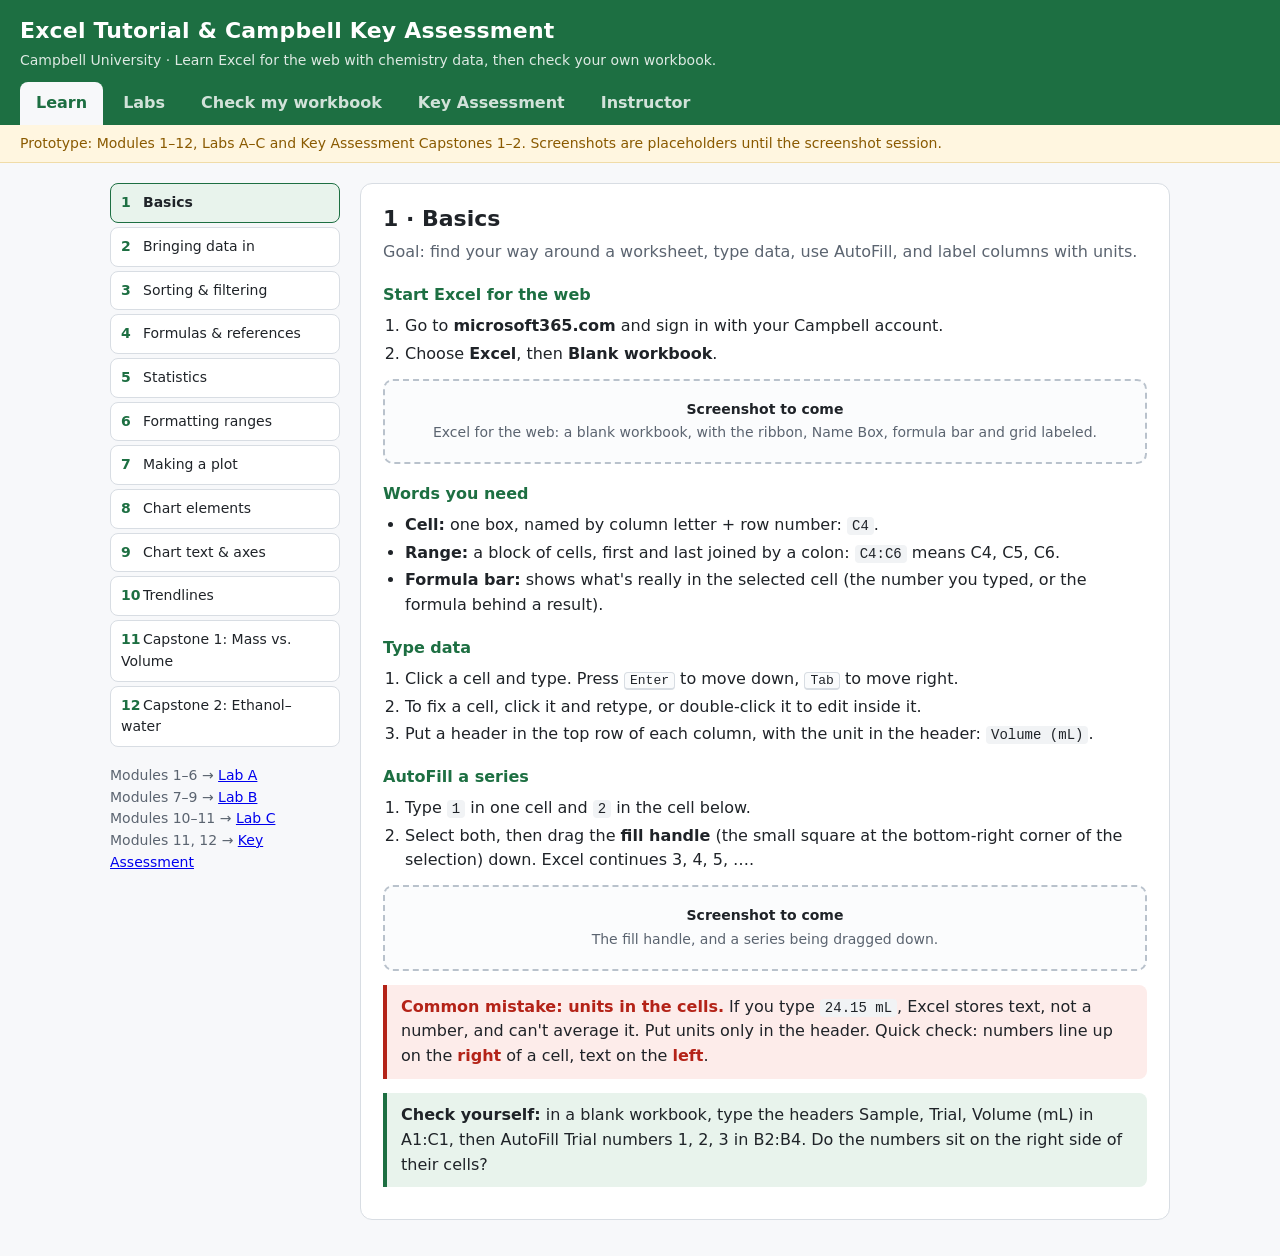
<file: index.html>
<!DOCTYPE html>
<html lang="en">
<head>
<meta charset="utf-8">
<meta name="viewport" content="width=device-width,initial-scale=1">
<title>Excel Tutorial &amp; Campbell Key Assessment</title>
<style>:root{--g:#1d6f42;--g2:#e8f3ec;--ink:#1f2328;--mut:#5b6470;--line:#d8dde3;--bad:#b42318;--badbg:#fdecea;--okbg:#e7f5ec;--warn:#8a5a00;--warnbg:#fff6e0;--bg:#f7f8fa}
*{box-sizing:border-box}
body{margin:0;font:16px/1.55 system-ui,-apple-system,"Segoe UI",Roboto,sans-serif;color:var(--ink);background:var(--bg)}
header{background:var(--g);color:#fff;padding:14px 20px 0}
header h1{margin:0;font-size:22px;letter-spacing:.2px}
header .sub{opacity:.85;font-size:14px;margin:2px 0 10px}
nav.tabs{display:flex;gap:4px;flex-wrap:wrap}
nav.tabs button{background:transparent;border:0;color:#fff;opacity:.8;padding:9px 16px;font:inherit;font-weight:600;border-radius:8px 8px 0 0;cursor:pointer}
nav.tabs button.on{background:var(--bg);color:var(--g);opacity:1}
.banner{background:var(--warnbg);color:var(--warn);font-size:14px;padding:8px 20px;border-bottom:1px solid #f0dca8}
main{max-width:1100px;margin:0 auto;padding:20px}
.tab{display:none}.tab.on{display:block}
.learn{display:grid;grid-template-columns:230px 1fr;gap:20px}
@media(max-width:760px){.learn{grid-template-columns:1fr}}
.mods{display:flex;flex-direction:column;gap:4px}
.mods button{text-align:left;border:1px solid var(--line);background:#fff;border-radius:8px;padding:8px 10px;font:inherit;font-size:14px;cursor:pointer;color:var(--ink)}
.mods button.on{border-color:var(--g);background:var(--g2);font-weight:600}
.mods button:disabled{color:#9aa3ad;cursor:default;background:#f1f3f5}
.mods .n{display:inline-block;width:22px;color:var(--g);font-weight:700}
.card{background:#fff;border:1px solid var(--line);border-radius:12px;padding:18px 22px;margin-bottom:16px}
.lesson h2{margin:0 0 4px;font-size:22px}
.lesson .goal{color:var(--mut);margin:0 0 14px}
.lesson h3{font-size:16px;margin:18px 0 6px;color:var(--g)}
.lesson ol,.lesson ul{padding-left:22px;margin:6px 0}
.lesson li{margin:3px 0}
.path{font-weight:600;background:var(--g2);padding:1px 6px;border-radius:5px;white-space:nowrap}
kbd{font:13px ui-monospace,Menlo,monospace;border:1px solid var(--line);border-bottom-width:2px;border-radius:4px;padding:0 5px;background:#fafbfc}
code{font:14px ui-monospace,Menlo,Consolas,monospace;background:#f1f3f5;padding:1px 5px;border-radius:4px}
.shot{border:2px dashed #b9c2cc;border-radius:10px;padding:18px;text-align:center;color:var(--mut);font-size:14px;margin:12px 0;background:#fbfcfd}
.shot b{display:block;color:var(--ink);margin-bottom:2px}
.mistake{border-left:4px solid var(--bad);background:var(--badbg);padding:10px 14px;border-radius:0 8px 8px 0;margin:14px 0}
.mistake b{color:var(--bad)}
.desk{border-left:4px solid #6b7a8c;background:#f1f4f7;padding:8px 14px;border-radius:0 8px 8px 0;margin:14px 0;font-size:14px}
.yourself{border-left:4px solid var(--g);background:var(--g2);padding:10px 14px;border-radius:0 8px 8px 0;margin:14px 0}
details{margin:4px 0}summary{cursor:pointer}
.btn{background:var(--g);color:#fff;border:0;border-radius:8px;padding:9px 16px;font:inherit;font-weight:600;cursor:pointer}
.btn:hover{filter:brightness(1.08)}
.btn.ghost{background:#fff;color:var(--g);border:1px solid var(--g)}
.btn.small{padding:5px 11px;font-size:14px}
input[type=text]{font:inherit;padding:8px 10px;border:1px solid var(--line);border-radius:8px;min-width:260px}
.row{display:flex;gap:10px;flex-wrap:wrap;align-items:center}
table.data{border-collapse:collapse;font-size:14px;margin:8px 0}
table.data td,table.data th{border:1px solid var(--line);padding:3px 10px}
table.data th{background:#f1f3f5;font-weight:600}
table.data td.n{text-align:right;font-variant-numeric:tabular-nums}
table.data .rh{background:#f1f3f5;color:var(--mut);text-align:center;font-size:12px}
.tasks{list-style:none;padding:0;margin:0}
.tasks li{display:grid;grid-template-columns:28px 1fr;gap:8px;padding:10px 0;border-bottom:1px solid var(--line)}
.tasks .ic{font-weight:700;font-size:18px;line-height:1.3}
.tasks .ok .ic{color:var(--g)}.tasks .no .ic{color:var(--bad)}.tasks .skip .ic{color:#9aa3ad}
.tasks .t{font-weight:600}.tasks .m{color:var(--mut);font-size:14px}
.tasks .no .m{color:var(--bad)}
.tasks a{font-size:13px}
.code{font:700 28px ui-monospace,Menlo,monospace;letter-spacing:2px;color:var(--g);background:var(--okbg);border:2px solid var(--g);display:inline-block;padding:6px 18px;border-radius:10px;margin:6px 0}
.okbox{background:var(--okbg);border:1px solid #b7dfc5;border-radius:10px;padding:14px 18px}
.badbox{background:var(--badbg);border:1px solid #f3c2bd;border-radius:10px;padding:12px 16px;color:var(--bad)}
.drop{display:block;border:2px dashed var(--g);border-radius:12px;padding:26px;text-align:center;background:#fff;cursor:pointer}
.drop.over{background:var(--g2)}
.muted{color:var(--mut);font-size:14px}
textarea{width:100%;font:13px ui-monospace,Menlo,monospace;border:1px solid var(--line);border-radius:8px;padding:8px}
/* mini grid */
.mg{border:1px solid var(--line);border-radius:10px;padding:12px;margin:12px 0;background:#fbfcfd}
.mg-prompt{margin-bottom:8px}
.mg-bar{display:flex;align-items:center;gap:6px;border:1px solid var(--line);border-radius:6px;background:#fff;padding:3px 6px;margin-bottom:6px}
.mg-name{font:600 13px ui-monospace,Menlo,monospace;min-width:34px;color:var(--mut);border-right:1px solid var(--line);padding-right:6px}
.mg-fx{font-style:italic;color:var(--mut);font-size:13px}
.mg-in{flex:1;border:0;font:14px ui-monospace,Menlo,monospace;outline:none;padding:3px}
.mg-wrap{overflow-x:auto}
.mg-t{border-collapse:collapse;font-size:14px;background:#fff}
.mg-t th{background:#eef1f4;color:var(--mut);font-weight:600;font-size:12px;padding:2px 8px;border:1px solid #cfd5dc}
.mg-t td{border:1px solid #dfe3e8;min-width:92px;height:26px;padding:2px 6px;cursor:cell;white-space:nowrap}
.mg-t td.num{text-align:right;font-variant-numeric:tabular-nums}
.mg-t td.ed{background:#fffef0}
.mg-t td.sel{outline:2px solid var(--g);outline-offset:-2px}
.mg-err{color:var(--bad);font-weight:700}
.mg-btns{display:flex;gap:6px;margin-top:8px}
.mg-msg{font-size:14px;color:var(--warn);min-height:1.2em;margin-top:6px}
.mg-goal{font-size:14px;color:var(--mut)}
.mg-goal.ok{color:var(--g);font-weight:600}
.seg{gap:0}.seg button{border:1px solid var(--g);background:#fff;color:var(--g);font:inherit;font-weight:600;padding:8px 14px;cursor:pointer}
.seg button:first-child{border-radius:8px 0 0 8px}.seg button:last-child{border-radius:0 8px 8px 0}.seg button+button{border-left:0}
.seg button.on{background:var(--g);color:#fff}
select{font:inherit;padding:6px 8px;border:1px solid var(--line);border-radius:8px}
.mini{border:1px solid var(--line);border-radius:10px;background:#fff;padding:8px;margin:0;max-width:272px}
.mini figcaption{font-size:13px;color:var(--mut);text-align:center}
.mini.bad figcaption{color:var(--bad)}
.tasks li.grp{display:block;border-bottom:0;padding:14px 0 2px;font-weight:700;color:var(--g)}
</style>
</head>
<body>
<header>
  <h1>Excel Tutorial &amp; Campbell Key Assessment</h1>
  <div class="sub">Campbell University · Learn Excel for the web with chemistry data, then check your own workbook.</div>
  <nav class="tabs">
    <button data-tab="learn" class="on">Learn</button>
    <button data-tab="lab">Labs</button>
    <button data-tab="check">Check my workbook</button>
    <button data-tab="ka">Key Assessment</button>
    <button data-tab="instructor">Instructor</button>
  </nav>
</header>
<div class="banner">Prototype: Modules 1–12, Labs A–C and Key Assessment Capstones 1–2. Screenshots are placeholders until the screenshot session.</div>
<main>

<!-- ================= LEARN ================= -->
<section id="learn" class="tab on">
<div class="learn">
  <div class="mods" id="mods">
    <button data-m="1" class="on"><span class="n">1</span>Basics</button>
    <button data-m="2"><span class="n">2</span>Bringing data in</button>
    <button data-m="3"><span class="n">3</span>Sorting &amp; filtering</button>
    <button data-m="4"><span class="n">4</span>Formulas &amp; references</button>
    <button data-m="5"><span class="n">5</span>Statistics</button>
    <button data-m="6"><span class="n">6</span>Formatting ranges</button>
    <button data-m="7"><span class="n">7</span>Making a plot</button>
    <button data-m="8"><span class="n">8</span>Chart elements</button>
    <button data-m="9"><span class="n">9</span>Chart text &amp; axes</button>
    <button data-m="10"><span class="n">10</span>Trendlines</button>
    <button data-m="11"><span class="n">11</span>Capstone 1: Mass vs. Volume</button>
    <button data-m="12"><span class="n">12</span>Capstone 2: Ethanol–water</button>
    <p class="muted">Modules 1–6 → <a href="#" data-golab="A">Lab A</a><br>Modules 7–9 → <a href="#" data-golab="B">Lab B</a><br>Modules 10–11 → <a href="#" data-golab="C">Lab C</a><br>Modules 11, 12 → <a href="#" data-go="ka">Key Assessment</a></p>
  </div>
  <div>

<article class="card lesson" data-lesson="1">
  <h2>1 · Basics</h2>
  <p class="goal">Goal: find your way around a worksheet, type data, use AutoFill, and label columns with units.</p>
  <h3>Start Excel for the web</h3>
  <ol>
    <li>Go to <b>microsoft365.com</b> and sign in with your Campbell account.</li>
    <li>Choose <b>Excel</b>, then <b>Blank workbook</b>.</li>
  </ol>
  <div class="shot"><b>Screenshot to come</b>Excel for the web: a blank workbook, with the ribbon, Name Box, formula bar and grid labeled.</div>
  <h3>Words you need</h3>
  <ul>
    <li><b>Cell:</b> one box, named by column letter + row number: <code>C4</code>.</li>
    <li><b>Range:</b> a block of cells, first and last joined by a colon: <code>C4:C6</code> means C4, C5, C6.</li>
    <li><b>Formula bar:</b> shows what's really in the selected cell (the number you typed, or the formula behind a result).</li>
  </ul>
  <h3>Type data</h3>
  <ol>
    <li>Click a cell and type. Press <kbd>Enter</kbd> to move down, <kbd>Tab</kbd> to move right.</li>
    <li>To fix a cell, click it and retype, or double-click it to edit inside it.</li>
    <li>Put a header in the top row of each column, with the unit in the header: <code>Volume (mL)</code>.</li>
  </ol>
  <h3>AutoFill a series</h3>
  <ol>
    <li>Type <code>1</code> in one cell and <code>2</code> in the cell below.</li>
    <li>Select both, then drag the <b>fill handle</b> (the small square at the bottom-right corner of the selection) down. Excel continues 3, 4, 5, ….</li>
  </ol>
  <div class="shot"><b>Screenshot to come</b>The fill handle, and a series being dragged down.</div>
  <div class="mistake"><b>Common mistake: units in the cells.</b> If you type <code>24.15 mL</code>, Excel stores text, not a number, and can't average it. Put units only in the header. Quick check: numbers line up on the <b>right</b> of a cell, text on the <b>left</b>.</div>
  <div class="yourself"><b>Check yourself:</b> in a blank workbook, type the headers Sample, Trial, Volume (mL) in A1:C1, then AutoFill Trial numbers 1, 2, 3 in B2:B4. Do the numbers sit on the right side of their cells?</div>
</article>

<article class="card lesson" data-lesson="2" hidden>
  <h2>2 · Bringing data in</h2>
  <p class="goal">Goal: get data into Excel without retyping it, and get your workbook back out as a file.</p>
  <h3>Paste from another page (fastest)</h3>
  <ol>
    <li>Copy the data (on the Lab page, the <b>Copy data</b> button does this).</li>
    <li>In Excel, click the cell where the top-left value should go (for the Lab, <code>A1</code>).</li>
    <li>Paste: <kbd>Ctrl</kbd>+<kbd>V</kbd> (Windows) or <kbd>⌘</kbd>+<kbd>V</kbd> (Mac). Each value lands in its own cell.</li>
  </ol>
  <h3>Open a file</h3>
  <ul>
    <li><b>.xlsx</b> is an Excel workbook: data, formulas, formatting and charts.</li>
    <li><b>.csv</b> ("comma-separated values") is plain text: just the values, separated by commas. No formulas or formatting are saved in it.</li>
    <li>To open either one in Excel for the web, upload it: on microsoft365.com choose <span class="path">Upload</span> (or drag the file onto the page), then click it to open it in Excel.</li>
    <li>Do your work in an <b>.xlsx</b>. If you start from a .csv, save your work as an .xlsx so your formulas and formats are kept.</li>
  </ul>
  <div class="shot"><b>Screenshot to come</b>Uploading a file on microsoft365.com and opening it in Excel for the web.</div>
  <h3>Get your workbook out (for the checker)</h3>
  <ol>
    <li>Excel for the web saves automatically to OneDrive.</li>
    <li>To get a file on your computer: <span class="path">File → Create a Copy → Download a Copy</span> (some versions say <span class="path">File → Save As → Download a Copy</span>).</li>
    <li>The file goes to your Downloads folder as an .xlsx.</li>
  </ol>
  <div class="shot"><b>Screenshot to come</b>File menu → Download a Copy.</div>
  <div class="mistake"><b>Common mistake: pasting in the wrong place.</b> Everything shifts by a row or column, and the Lab's instructions (B1, B2, row 3) no longer match. Press <kbd>Ctrl</kbd>/<kbd>⌘</kbd>+<kbd>Z</kbd> to undo and paste again at A1.</div>
  <div class="desk"><b>Desktop Excel:</b> <span class="path">File → Open</span> opens .xlsx and .csv directly; <span class="path">Data → From Text/CSV</span> imports a .csv into an existing workbook. Save with <span class="path">File → Save As</span> and choose Excel Workbook (.xlsx).</div>
</article>

<article class="card lesson" data-lesson="3" hidden>
  <h2>3 · Sorting &amp; filtering</h2>
  <p class="goal">Goal: put a table in order without scrambling it, and show only the rows you want.</p>
  <h3>Sort a whole table by two columns</h3>
  <ol>
    <li>Click <b>any one cell inside the table</b> (don't select a single column).</li>
    <li><span class="path">Data → Custom Sort</span> (also under <span class="path">Home → Sort &amp; Filter → Custom Sort</span>).</li>
    <li>Make sure <b>My data has headers</b> is checked, so the header row stays on top.</li>
    <li>Sort by <b>Sample</b>, A to Z. Then <b>Add Level</b>: then by <b>Trial</b>, Smallest to Largest. Click <b>OK</b>.</li>
  </ol>
  <div class="shot"><b>Screenshot to come</b>The Custom Sort dialog with two levels: Sample, then Trial.</div>
  <div class="mistake"><b>Common mistake: sorting one column by itself.</b> If only the Volume column is selected, Excel sorts just those numbers, and every volume ends up next to the wrong sample. The data are now wrong, and nothing looks broken. If Excel asks, choose <b>Expand the selection</b>. If it already happened, undo with <kbd>Ctrl</kbd>/<kbd>⌘</kbd>+<kbd>Z</kbd>.</div>
  <h3>Filter</h3>
  <ol>
    <li>Click inside the table, then <span class="path">Data → Filter</span>. Arrow buttons appear in the header row.</li>
    <li>Click the arrow on <b>Sample</b>, uncheck <b>Select All</b>, check <b>B</b>, click <b>OK</b>. Only Sample B's rows show.</li>
    <li>Filtering <b>hides</b> rows; it doesn't delete them. Clear it with the same arrow → <b>Clear Filter</b>, or turn Filter off.</li>
  </ol>
  <div class="desk"><b>Keep tables apart.</b> Excel treats every block of touching cells as one table. In the Lab, column E stays empty so that sorting the data in A:D never pulls in the results table in F:I.</div>
  <div class="yourself"><b>Check yourself:</b> after sorting, pick any row. Is its volume the same one that was beside that sample and trial before you sorted?</div>
</article>

<article class="card lesson" data-lesson="4" hidden>
  <h2>4 · Formulas &amp; references</h2>
  <p class="goal">Goal: let Excel do the arithmetic, and understand what happens to a formula when you copy it down.</p>
  <h3>Formulas</h3>
  <ul>
    <li>Every formula starts with <code>=</code>. Example: <code>=C4/1000</code> changes mL in C4 to L.</li>
    <li>Operators: <code>+ - * /</code> and <code>^</code> for powers. Use parentheses to control the order.</li>
    <li>The cell shows the <b>result</b>; the formula bar shows the <b>formula</b>. To see every formula at once: <span class="path">Formulas → Show Formulas</span>.</li>
  </ul>
  <h3>Relative references move when you fill down</h3>
  <p>If D4 holds <code>=C4/1000</code> and you drag the fill handle down, D5 gets <code>=C5/1000</code>, D6 gets <code>=C6/1000</code>, and so on. That's usually what you want: each row uses its own volume.</p>
  <h3>Fixed references (<code>$</code>) don't move</h3>
  <p>Moles of NaOH = volume (L) × concentration. The concentration is in one cell, <code>B2</code>, for every row. Write it as <code>$B$2</code> so it stays put when you fill down: <code>=C4/1000*$B$2</code>.</p>
  <ul><li><code>$B$2</code> fixes both column and row. (<code>B$2</code> fixes only the row, which also works when filling down.)</li></ul>
  <div class="tryit" id="try4"></div>
  <div class="mistake"><b>Common mistake: forgetting the <code>$</code>.</b> The first row is right; every row below uses B3, B4, … (blank or wrong cells), so the answers are 0 or wrong.</div>
  <div class="desk"><b>Shortcut:</b> while typing a reference, press <kbd>F4</kbd> (Windows) or <kbd>⌘</kbd>+<kbd>T</kbd> (Mac desktop) to add the dollar signs. Or just type them.</div>
</article>

<article class="card lesson" data-lesson="5" hidden>
  <h2>5 · Statistics</h2>
  <p class="goal">Goal: summarize replicate measurements with the mean, standard deviation and %CV.</p>
  <h3>The functions</h3>
  <table class="data">
    <tr><th>Function</th><th>What it gives</th></tr>
    <tr><td><code>=AVERAGE(C4:C6)</code></td><td>mean</td></tr>
    <tr><td><code>=MEDIAN(C4:C6)</code></td><td>middle value</td></tr>
    <tr><td><code>=MIN(...)</code>, <code>=MAX(...)</code></td><td>smallest, largest</td></tr>
    <tr><td><code>=COUNT(...)</code></td><td>how many numbers</td></tr>
    <tr><td><code>=STDEV.S(C4:C6)</code></td><td>standard deviation of a <b>sample</b> (divides by n − 1)</td></tr>
    <tr><td><code>=STDEV.P(C4:C6)</code></td><td>standard deviation of a whole <b>population</b> (divides by n)</td></tr>
  </table>
  <p class="muted"><code>STDEV</code> is the older name for <code>STDEV.S</code>; it gives the same answer.</p>
  <h3>STDEV.S or STDEV.P?</h3>
  <p>Your three trials are a small <b>sample</b> of all the titrations you could run, so use <b>STDEV.S</b>. STDEV.P is only for when you have every member of the group (rare in the lab). With 3 trials, STDEV.P comes out about 18% too small.</p>
  <h3>%CV: precision on one scale</h3>
  <p><b>%CV</b> (coefficient of variation, or relative standard deviation) = SD ÷ mean × 100. If the mean is in G4 and the SD in H4: <code>=100*H4/G4</code>. A lower %CV means more precise replicates; it lets you compare samples with different means. %CV has no units, so it's the same whether you use volumes or moles.</p>
  <h3>The results table in Lab A</h3>
  <div style="overflow-x:auto"><table class="data">
    <tr><th class="rh"></th><th class="rh">F</th><th class="rh">G</th><th class="rh">H</th><th class="rh">I</th><th class="rh">J</th><th class="rh">K</th><th class="rh">L</th><th class="rh">M</th></tr>
    <tr><td class="rh">3</td><td>Sample</td><td>Mean</td><td>SD</td><td>%CV</td><td>Median</td><td>Max</td><td>Min</td><td>n</td></tr>
    <tr><td class="rh">4</td><td>A</td><td><code>=AVERAGE(D4:D6)</code></td><td><code>=STDEV.S(D4:D6)</code></td><td><code>=100*H4/G4</code></td><td><code>=MEDIAN(D4:D6)</code></td><td><code>=MAX(D4:D6)</code></td><td><code>=MIN(D4:D6)</code></td><td><code>=COUNT(D4:D6)</code></td></tr>
    <tr><td class="rh">5</td><td>B</td><td colspan="2">same functions on D7:D9</td><td><code>=100*H5/G5</code></td><td colspan="4">same functions on D7:D9</td></tr>
    <tr><td class="rh">6–8</td><td>C, D, E</td><td colspan="2">D10:D12, D13:D15, D16:D18</td><td>fill down</td><td colspan="4">D10:D12, D13:D15, D16:D18</td></tr>
  </table></div>
  <p>Each sample is a block of 3 rows, so the ranges can't be filled down (G5 would become D5:D7). Type each sample's range, or type row 4 and edit the ranges in rows 5–8 (or use FILTER, below). The %CV formula <i>can</i> be filled down from I4 to I8.</p>
  <h3>Efficient way (optional): FILTER</h3>
  <p>One formula per column that <i>can</i> be filled down: <code>=AVERAGE(FILTER($D$4:$D$18,$A$4:$A$18=F4))</code>. Use the same pattern with STDEV.S, MEDIAN, MAX, MIN and COUNT.</p>
  <ol>
    <li><code>$A$4:$A$18=F4</code> compares every sample letter with the one in F4, giving a list of 15 TRUE/FALSE values (TRUE only on that sample's rows).</li>
    <li><code>FILTER($D$4:$D$18, …)</code> keeps the moles on the TRUE rows: that sample's three values.</li>
    <li>AVERAGE (or STDEV.S, …) works on those three values, just as if you'd typed D4:D6.</li>
  </ol>
  <p>The ranges are fixed with <code>$</code>; only <code>F4</code> is relative, so filling down to row 5 makes it <code>F5</code> = "B" and picks Sample B's rows. Typed alone in a cell, <code>=FILTER($D$4:$D$18,$A$4:$A$18="B")</code> "spills" its three results into the cells below, a good way to see what it returns. If no letter matches (a typo or a stray space), you get <code>#CALC!</code>. FILTER works in Excel for the web and Microsoft 365, not in Excel 2019 or older.</p>
  <p><b>n</b> should be 3 for every sample. COUNT counts only cells that hold numbers, so a 2 here means a trial is missing or was typed as text.</p>
  <div class="tryit" id="try5"></div>
  <div class="mistake"><b>Common mistake: the wrong rows.</b> <code>=AVERAGE(D4:D18)</code> averages all five samples together, and a range that's off by a few rows mixes two samples. Each sample needs its own three rows: A is D4:D6, B is D7:D9, … E is D16:D18 (after sorting). A %CV far bigger than the others is a hint that its SD range is wrong.</div>
  <div class="yourself"><b>Check yourself:</b> which sample in your lab data has the lowest %CV? Is that the same as the one with the smallest SD?</div>
</article>

<article class="card lesson" data-lesson="6" hidden>
  <h2>6 · Formatting ranges</h2>
  <p class="goal">Goal: show numbers to the right number of decimals, in scientific notation when they're very small, and make a table easy to read.</p>
  <h3>Decimal places</h3>
  <ol>
    <li>Select the cells (drag across them).</li>
    <li><span class="path">Home → Increase Decimal</span> or <span class="path">Decrease Decimal</span> (the .0 / .00 buttons) until you see the number of places you want.</li>
    <li>Or <span class="path">Home → Number Format</span> dropdown → <b>Number</b>, then set the decimal places.</li>
  </ol>
  <div class="shot"><b>Screenshot to come</b>The Number group on the Home tab: Number Format dropdown, Increase/Decrease Decimal.</div>
  <h3>Scientific notation</h3>
  <ol>
    <li>Select the cells, then <span class="path">Home → Number Format → Scientific</span>.</li>
    <li>Adjust the decimals with Increase/Decrease Decimal: <code>2.515E-03</code> has 3 decimals and means 2.515 × 10⁻³.</li>
  </ol>
  <h3>Make it readable</h3>
  <ul>
    <li>Bold the header row: select it, <span class="path">Home → Bold</span>.</li>
    <li>Borders: select the table, <span class="path">Home → Borders → All Borders</span>.</li>
    <li>Column too narrow? You'll see <code>####</code>. Double-click the right edge of the column's letter to fit it.</li>
  </ul>
  <div class="mistake"><b>Common mistake: typing rounded numbers.</b> Formatting changes only what you <b>see</b>; Excel keeps the full value for later calculations. If you retype a rounded result, you lose that precision and the cell is no longer a formula.</div>
  <div class="desk"><b>Lab A formats:</b> moles (D4:D18) and Mean, SD, Median, Max, Min (G4:H8 and J4:L8) in Scientific with 3 decimals; %CV (I4:I8) with 3 decimals; n (M4:M8) as a whole number. Center the results table: <span class="path">Home → Center</span>.</div>
  <div class="yourself"><b>Check yourself:</b> click a result you formatted to 3 decimals. The cell shows 3 decimals; does the formula bar show the formula?</div>
</article>


<article class="card lesson" data-lesson="7" hidden>
  <h2>7 · Making a plot</h2>
  <p class="goal">Goal: make an XY (Scatter) chart of measured data, with the right column on each axis.</p>
  <h3>Scatter, not Line</h3>
  <p>For measured data, where x is a number you set or measured, always use <b>Scatter (XY)</b>. A <b>Line</b> chart treats the x values as labels and spaces them evenly, whatever their values. With volumes 0.50, 0.75, 1.00, 1.25, 1.50, 2.00, 3.00, 4.00 L, the jump from 2 to 4 L takes the same width as 0.50 to 0.75 L, and the curve comes out the wrong shape:</p>
  <div class="row" id="m7pics"></div>
  <h3>Make the chart</h3>
  <ol>
    <li>Put the <b>x column on the left</b> of the y column(s); Excel uses the leftmost selected column as x.</li>
    <li>Select the data <b>with its header row</b> (for Lab B: A3:C11). The headers become the series names.</li>
    <li><span class="path">Insert → Scatter</span> and pick <b>Scatter</b> (markers only, the first choice).</li>
  </ol>
  <div class="shot"><b>Screenshot to come</b>Insert tab → Scatter (X, Y) menu, with "Scatter" (markers only) highlighted.</div>
  <h3>Check and fix the series: Select Data</h3>
  <ul>
    <li>Right-click the chart → <span class="path">Select Data</span>. Each <b>series</b> is one set of points with a name, X values and Y values.</li>
    <li>Click a series → <b>Edit</b> to fix its ranges. <b>Add</b> makes a new series: set the name (click its header cell), X values and Y values.</li>
    <li>Two y columns sharing one x column make <b>two series</b> on one chart, as in Lab B.</li>
  </ul>
  <div class="mistake"><b>Common mistakes.</b> A Line chart (the curve is distorted, and the x column may even be plotted as a series of its own). Selecting only the y columns: Excel then plots against 1, 2, 3, …. Selecting the header row as data: the y range should start in row 4, not row 3.</div>
  <div class="desk"><b>Desktop Excel:</b> <span class="path">Insert → Insert Scatter (X, Y) or Bubble Chart → Scatter</span>; Select Data is also on the Chart Design tab.</div>
</article>

<article class="card lesson" data-lesson="8" hidden>
  <h2>8 · Chart elements</h2>
  <p class="goal">Goal: label a chart so a reader understands it without asking you: title, axis titles with units, legend.</p>
  <h3>Add the elements</h3>
  <ol>
    <li>Click the chart. Use the <span class="path">Chart</span> tab (or the Format pane that opens beside the chart) to turn on <b>Chart Title</b>, <b>Axis Titles</b> and <b>Legend</b>.</li>
    <li>Click each placeholder ("Chart Title", "Axis Title") and type the real text. A placeholder left in place counts as missing.</li>
  </ol>
  <div class="shot"><b>Screenshot to come</b>Excel for the web: chart selected, Chart tab with Chart Title, Axis Titles and Legend.</div>
  <h3>What to write</h3>
  <ul>
    <li><b>Axis titles:</b> quantity, then unit in parentheses: <code>Volume (L)</code>, <code>Pressure (atm)</code>, <code>Concentration (M)</code>. Absorbance has no unit: <code>Absorbance</code>.</li>
    <li><b>Chart title:</b> what the graph shows, e.g. "Pressure vs. volume of a gas at two temperatures".</li>
    <li><b>Legend:</b> needed when there are two or more series, so readers can tell them apart. The entries come from the series names; if they say "Series1", fix the name in <span class="path">Select Data → Edit → Series name</span> (click the header cell). With <b>one series</b>, turn the legend <b>off</b>; it adds nothing.</li>
  </ul>
  <div class="mistake"><b>Common mistake: axis titles without units.</b> "Pressure" alone leaves the reader guessing atm, kPa or mmHg.</div>
  <div class="desk"><b>Desktop Excel:</b> the <b>+</b> (Chart Elements) button beside the chart turns each element on and off.</div>
</article>

<article class="card lesson" data-lesson="9" hidden>
  <h2>9 · Chart text &amp; axes</h2>
  <p class="goal">Goal: make the chart readable: text big enough to read in a report, and axes that show the data well.</p>
  <h3>Font size</h3>
  <p>Excel starts the title at 14 pt, axis titles at 10 pt and the legend at 9 pt. In our labs, the title, axis titles and legend are all <b>12 pt</b>.</p>
  <ol>
    <li>Click the chart title (it gets a box around it).</li>
    <li><span class="path">Home → Font Size → 12</span>.</li>
    <li>Repeat for each axis title and the legend.</li>
  </ol>
  <div class="shot"><b>Screenshot to come</b>Chart title selected, Home → Font Size set to 12.</div>
  <h3>Axis range (minimum and maximum)</h3>
  <ul>
    <li>Double-click (or right-click) the axis numbers → <span class="path">Format Axis → Axis Options → Bounds</span>, and set Minimum and Maximum.</li>
    <li>Start an axis at 0 when zero is meaningful and you want to show proportions. Leave room above the highest point so it isn't on the edge.</li>
    <li>In the same pane: <b>Number</b> sets the format of the axis numbers (e.g. 2 decimals), and gridlines can be turned on or off under Chart Elements.</li>
  </ul>
  <p class="muted">Axis ranges are part of a good figure but aren't graded in the labs.</p>
  <div class="mistake"><b>Common mistake: changing the whole chart's font.</b> Selecting the chart frame and changing the size changes the axis numbers too. Select each element by itself.</div>
</article>

<article class="card lesson" data-lesson="11" hidden>
  <h2>11 · Capstone 1: Mass vs. Volume</h2>
  <p class="goal">Goal: a finished, report-ready plot of mass vs. volume, with every element the <a href="#" data-go="ka">Key Assessment</a> asks for.</p>
  <h3>The six elements</h3>
  <ol>
    <li>A <b>descriptive title</b>: say what is plotted, e.g. "Mass vs. Volume of Ethanol".</li>
    <li>A <b>subtitle with your name</b>, in a <b>smaller font</b> than the title.</li>
    <li>An <b>x-axis label with units</b>: <code>Volume (mL)</code>.</li>
    <li>A <b>y-axis label with units</b>: <code>Mass (g)</code>.</li>
    <li>The <b>data</b>, as an XY (Scatter) plot: mass on y, volume on x.</li>
    <li>A <b>regression line</b> with its <b>equation</b> and <b>R² value</b>.</li>
  </ol>
  <h3>Plot the data</h3>
  <ol>
    <li>Select both columns with their headers (A1:B9), then <span class="path">Insert → Scatter</span>. Volume is the left column, so it goes on x (Module 7).</li>
  </ol>
  <h3>Title and a subtitle with your name</h3>
  <ol>
    <li>Turn on the chart title (Module 8), click it and type the descriptive title.</li>
    <li>Click at the end of the title text and press <kbd>Enter</kbd> to start a second line. Type your name.</li>
    <li>Select just the name line, then <span class="path">Home → Font Size</span> and pick a smaller size than the title (for example, title 14 pt, name 11 pt).</li>
  </ol>
  <div class="shot"><b>Screenshot to come</b>A chart title with a second, smaller line holding the student's name.</div>
  <p class="muted">Excel has no separate "subtitle" box: the subtitle is the second line of the chart title. A separate text box isn't attached to the chart and can be lost when you copy it.</p>
  <h3>Axis labels with units</h3>
  <p>Add Axis Titles (Module 8) and type <code>Volume (mL)</code> for x and <code>Mass (g)</code> for y.</p>
  <h3>Regression line, equation and R²</h3>
  <ol>
    <li>Click a data point → <span class="path">Chart → Trendline → Linear</span> (Module 10).</li>
    <li>In <span class="path">Format Trendline</span>, check <b>Display Equation on chart</b> and <b>Display R-squared value on chart</b>.</li>
    <li>Leave <b>Set Intercept</b> unchecked: the assessment uses standard linear regression (y = mx + b).</li>
    <li>Drag the equation box to a clear spot so it doesn't cover the points. The slope is the density in g/mL.</li>
  </ol>
  <h3>Make it report-ready</h3>
  <ul>
    <li>Show measured data as markers; a line joining the points isn't needed (the regression line is the model).</li>
    <li>No 3-D, shadows or picture backgrounds; keep the text readable.</li>
  </ul>
  <h3>Into Word or a PDF</h3>
  <ol>
    <li>Click the chart's border to select the whole chart, then copy (<kbd>Ctrl</kbd>/<kbd>⌘</kbd>+<kbd>C</kbd>).</li>
    <li>Paste into a Word document (Word for the web works too). To hand in a PDF instead, save the Word file as PDF: <span class="path">File → Save As → PDF</span> (desktop) or <span class="path">File → Export → Download as PDF</span> (Word for the web).</li>
    <li>Download your Excel workbook (<span class="path">File → Create a Copy → Download a Copy</span>) and attach both files to the Blackboard assignment.</li>
  </ol>
  <div class="mistake"><b>Common mistakes.</b> A Line chart (its trendline uses 1, 2, 3, … for x, so the equation is wrong). Your name on the same line as the title, or the same size. "Chart Title" or "Axis Title" left in place. Axis labels without units.</div>
</article>

<article class="card lesson" data-lesson="10" hidden>
  <h2>10 · Trendlines</h2>
  <p class="goal">Goal: fit a straight line to calibration data, read the slope and intercept, and use them to find an unknown's concentration.</p>
  <h3>Add a linear trendline</h3>
  <ol>
    <li>Click a data point (or the chart), then <span class="path">Chart → Trendline → Linear</span>.</li>
    <li>In <span class="path">Format Trendline</span>, check <b>Display Equation on chart</b> and <b>Display R-squared value on chart</b>.</li>
    <li>Leave <b>Set Intercept</b> unchecked: let the fit find its own intercept.</li>
  </ol>
  <div class="shot"><b>Screenshot to come</b>Format Trendline pane: Linear, Display Equation, Display R-squared.</div>
  <h3>Reading it</h3>
  <p>For Beer's law, <i>A</i> = <i>εb</i>·<i>c</i>, so a plot of absorbance (y) against concentration (x) is a straight line. In <code>y = 12345x + 0.0034</code>, the slope 12345 M⁻¹ is <i>εb</i>, and the intercept should be close to 0. <b>R²</b> near 1 (e.g. 0.9990) means the points lie close to the line.</p>
  <h3>The same numbers in cells</h3>
  <table class="data">
    <tr><th class="rh"></th><th class="rh">H</th><th class="rh">I</th></tr>
    <tr><td class="rh">4</td><td>Slope</td><td><code>=SLOPE(B4:B9,A4:A9)</code></td></tr>
    <tr><td class="rh">5</td><td>Intercept</td><td><code>=INTERCEPT(B4:B9,A4:A9)</code></td></tr>
    <tr><td class="rh">6</td><td>R²</td><td><code>=RSQ(B4:B9,A4:A9)</code></td></tr>
  </table>
  <p><b>Order matters:</b> known y's (absorbance) first, then known x's (concentration). The chart's equation is rounded; these cells keep full precision, so calculate with them, not with numbers copied from the chart.</p>
  <h3>Finding an unknown</h3>
  <p>Solve <i>A</i> = <i>m</i>·<i>c</i> + <i>b</i> for <i>c</i>: <i>c</i> = (<i>A</i> − <i>b</i>) ÷ <i>m</i>. With the unknown's absorbance in E4: <code>=(E4-$I$5)/$I$4</code>, then fill down. The <code>$</code> signs keep the slope and intercept fixed (Module 4).</p>
  <div class="tryit" id="try11"></div>
  <div class="mistake"><b>Common mistakes.</b> SLOPE with the ranges swapped (x's first). Plotting the unknowns with the standards. Forgetting the intercept: <i>A</i> ÷ <i>m</i> instead of (<i>A</i> − <i>b</i>) ÷ <i>m</i>. An unknown whose absorbance is outside the standards' range is an extrapolation: dilute it and measure again.</div>
</article>
<article class="card lesson" data-lesson="12" hidden>
  <h2>12 · Capstone 2: Ethanol–water solutions</h2>
  <p class="goal">Goal: find the density of five ethanol–water solutions from mass vs. volume data, tabulate the regressions, and plot density against composition.</p>
  <h3>Plot 1: all five solutions on one plot</h3>
  <ol>
    <li>Select <b>A1:F9</b>: the volume column and all five mass columns, with headers.</li>
    <li><span class="path">Insert → Scatter</span>. Excel makes <b>five series</b> that share the volumes in column A as x; the headers become the series names (Module 7).</li>
    <li>Format it as in Capstone 1: a descriptive title, your name as a smaller second line of the title, and axis titles with units (Module 11).</li>
  </ol>
  <h3>Color by solution, with a legend</h3>
  <ul>
    <li>Excel gives each series its own color automatically. To choose your own: click one solution's points → <span class="path">Format Data Series → Marker → Fill</span> (and Border). With five series, pick colors that are easy to tell apart (a light-to-dark sequence suits 0% → 100%).</li>
    <li>Keep the <b>legend</b> on; if it says "Series1", fix the name in <span class="path">Select Data → Edit → Series name</span>.</li>
  </ul>
  <div class="shot"><b>Screenshot to come</b>Five colored series with a legend and a regression line on each.</div>
  <h3>A regression line for each solution</h3>
  <p>Click one solution's points (only that series is selected) → <span class="path">Chart → Trendline → Linear</span>. Repeat for each of the five. Leave Set Intercept unchecked. Equations on the chart are optional; your table holds the numbers.</p>
  <h3>The table (H1:K6)</h3>
  <table class="data">
    <tr><th class="rh"></th><th class="rh">H</th><th class="rh">I</th><th class="rh">J</th><th class="rh">K</th></tr>
    <tr><td class="rh">1</td><td>% Ethanol</td><td>Slope = Density (g/mL)</td><td>Intercept (g)</td><td>R²</td></tr>
    <tr><td class="rh">2</td><td>0</td><td><code>=SLOPE(B2:B9,$A$2:$A$9)</code></td><td><code>=INTERCEPT(B2:B9,$A$2:$A$9)</code></td><td><code>=RSQ(B2:B9,$A$2:$A$9)</code></td></tr>
    <tr><td class="rh">3</td><td>25</td><td colspan="3">same, with C2:C9</td></tr>
    <tr><td class="rh">4–6</td><td>50, 75, 100</td><td colspan="3">D2:D9, E2:E9, F2:F9</td></tr>
  </table>
  <p>Type % ethanol as a plain number (25, not "25%" or "25% ethanol") so Plot 2 can use it. Masses come first in SLOPE (known y's), then the volumes (known x's); the <code>$</code> keeps the volumes fixed if you copy a formula across.</p>
  <h3>Plot 2: density vs. % ethanol</h3>
  <ol>
    <li>Select <b>H1:I6</b> (% ethanol and slope = density, with headers), then <span class="path">Insert → Scatter</span>. % ethanol is the left column, so it goes on x.</li>
    <li>Add a descriptive title, your name as a smaller second line, and axis titles with units: <code>% Ethanol (by mass)</code> and <code>Density (g/mL)</code>.</li>
  </ol>
  <h3>What the plots tell you</h3>
  <p>Each slope in Plot 1 is a solution's <b>density</b>. In Plot 2 the points don't fall on a straight line between water (about 1.00 g/mL) and ethanol (about 0.79 g/mL): the mixtures are a little denser than that line predicts, because ethanol and water molecules pack together more closely than either liquid alone.</p>
  <h3>Into Word or a PDF</h3>
  <p>Copy both plots and the table (select H1:K6, copy) into a Word document, save as PDF if you like, and attach it with your Excel file in Blackboard (Module 11).</p>
  <div class="mistake"><b>Common mistakes.</b> Selecting only some mass columns. A trendline on only one solution. Two solutions in the same color. The table's SLOPE using the wrong mass column, or the ranges swapped. Typing "25%" in the table, or plotting textbook densities instead of your own slopes in Plot 2.</div>
</article>

  </div>
</div>
</section>

<!-- ================= LABS ================= -->
<section id="lab" class="tab">
  <div class="card">
    <div class="row seg" id="labPick"><button data-lab="A" class="on">Lab A · Titrations</button><button data-lab="B">Lab B · Boyle's law</button><button data-lab="C">Lab C · Beer's law</button></div>
    <h2 id="labTitle" style="margin:14px 0 4px"></h2>
    <p id="labIntro"></p>
    <p><b>Step 1.</b> Type your name exactly as it appears in Blackboard. Your data set is made from your name, so every student's numbers are different.</p>
    <div class="row"><input type="text" id="labName" placeholder="First Last" autocomplete="name"><button class="btn" id="labGo">Make my data set</button></div>
    <p class="muted" id="labNameNote"></p>
  </div>
  <div id="labOut" hidden>
    <div class="card">
      <h3 style="margin-top:0">Step 2 · Get your data into Excel</h3>
      <p>Open a <b>blank workbook</b> in Excel for the web, click <b>A1</b>, and paste. (Or download a file and open it.)</p>
      <div class="row"><button class="btn" id="labCopy">Copy data</button><button class="btn ghost" id="labXlsx">Download .xlsx</button><button class="btn ghost" id="labCsv">Download .csv</button></div>
      <p class="muted" id="labCopyNote"></p>
      <div id="labBlock" style="overflow-x:auto"></div>
      <div id="labExtra"></div>
    </div>
    <div class="card">
      <h3 style="margin-top:0">Step 3 · Tasks</h3>
      <ol id="labTasks"></ol>
      <p>When you're done: <span class="path">File → Create a Copy → Download a Copy</span>, then upload the file on the <a href="#" data-go="check">Check my workbook</a> tab.</p>
    </div>
  </div>
</section>

<!-- ================= CHECK ================= -->
<section id="check" class="tab">
  <div class="card">
    <h2 style="margin-top:0">Check my workbook</h2>
    <p>Download your workbook from Excel for the web (<span class="path">File → Create a Copy → Download a Copy</span>), then drop the .xlsx file here. Your file is read in this browser and is never uploaded anywhere.</p>
    <p class="row">Lab: <select id="checkLab"><option value="">Tell from the file</option><option value="A">Lab A · Titrations</option><option value="B">Lab B · Boyle's law</option><option value="C">Lab C · Beer's law</option></select></p>
    <label class="drop" id="drop"><input type="file" id="file" accept=".xlsx,.xlsm" hidden><b>Choose your .xlsx file</b><br><span class="muted">or drag it here</span></label>
  </div>
  <div class="card" id="checkOut" hidden></div>
</section>

<!-- ================= KEY ASSESSMENT ================= -->
<section id="ka" class="tab">
  <div class="card"><div class="row seg" id="kaPick"><button data-cap="1" class="on">Capstone 1 · Mass vs. Volume</button><button data-cap="2">Capstone 2 · Ethanol–water solutions</button></div></div>
  <div id="cap1">
  <div class="card lesson">
    <h2 style="margin-top:0">Capstone 1 · Mass vs. Volume</h2>
    <h3>Assessment Instructions</h3>
    <ul>
      <li>Obtain data as directed by your instructor.</li>
      <li>Use Microsoft Excel to create a plot of Mass vs Volume.</li>
      <li>Your data plot should have the following elements
        <ol>
          <li>A descriptive title</li>
          <li>A subtitle with your name in smaller font</li>
          <li>x-axis label with units</li>
          <li>y-axis label with units</li>
          <li>Data</li>
          <li>Regression line and regression equation with R² value</li>
        </ol>
      </li>
      <li>Copy an image of your plot into a MSWord or PDF file and attach it along with your MSExcel file to this assignment</li>
    </ul>
    <p>Step-by-step help: <a href="#" data-golesson="11">Module 11 · Capstone 1: Mass vs. Volume</a>.</p>
  </div>
  <div class="card">
    <h3 style="margin-top:0">Your data</h3>
    <p>Mass of ethanol measured in a graduated cylinder at 20 °C (real measurements scatter a little). Open a blank workbook in Excel for the web, click <b>A1</b>, and paste (or download a file).</p>
    <div class="row"><button class="btn" id="kaCopy">Copy data</button><button class="btn ghost" id="kaXlsx">Download .xlsx</button><button class="btn ghost" id="kaCsv">Download .csv</button></div>
    <p class="muted" id="kaNote"></p>
    <div id="kaBlock" style="overflow-x:auto"></div>
  </div>
  <div class="card">
    <h3 style="margin-top:0">Pre-check your plot (optional)</h3>
    <p>Before you submit, check your Excel file here. Your file is read in this browser and is never uploaded anywhere. This does <b>not</b> submit anything: attach your Excel file and your Word/PDF file in Blackboard.</p>
    <div class="row"><input type="text" id="kaName" placeholder="Your name, as in Blackboard" autocomplete="name"></div>
    <p></p>
    <label class="drop" id="kaDrop"><input type="file" id="kaFile" accept=".xlsx,.xlsm" hidden><b>Choose your .xlsx file</b><br><span class="muted">or drag it here</span></label>
    <div id="kaOut" style="margin-top:14px"></div>
  </div>
  </div>
  <div id="cap2" hidden>
  <div class="card lesson">
    <h2 style="margin-top:0">Capstone 2 · Ethanol–water solutions</h2>
    <h3>Assessment Instructions</h3>
    <ul>
      <li>Obtain data as directed by your instructor.</li>
      <li>Use Microsoft Excel to create a plot of Mass vs Volume showing the data for all five solutions: 0% (water), 25%, 50%, 75% and 100% ethanol. Your plot should have the following elements
        <ol>
          <li>A descriptive title</li>
          <li>A subtitle with your name in smaller font</li>
          <li>x-axis label with units</li>
          <li>y-axis label with units</li>
          <li>Data for all five solutions</li>
          <li>Each solution in a different color, with a legend</li>
          <li>A regression line for each solution</li>
        </ol>
      </li>
      <li>Make a table of the regression results in cells H1:K6, with the headers % Ethanol, Slope = Density (g/mL), Intercept (g), R², and one row per solution (type % ethanol as a number: 0, 25, 50, 75, 100)</li>
      <li>Make a second plot of Density (y) vs % Ethanol (x), using the slopes from your table. It should have
        <ol>
          <li>A descriptive title</li>
          <li>A subtitle with your name in smaller font</li>
          <li>x-axis label with units</li>
          <li>y-axis label with units</li>
          <li>Data</li>
        </ol>
      </li>
      <li>Copy images of both plots and your table into a MSWord or PDF file and attach it along with your MSExcel file to this assignment</li>
    </ul>
    <p>Step-by-step help: <a href="#" data-golesson="12">Module 12 · Capstone 2: Ethanol–water solutions</a>.</p>
  </div>
  <div class="card">
    <h3 style="margin-top:0">Your data</h3>
    <p>Masses (g) of five ethanol–water solutions measured in a graduated cylinder at 25 °C. % ethanol is by mass (g of ethanol per 100 g of solution). Open a blank workbook in Excel for the web, click <b>A1</b>, and paste (or download a file).</p>
    <div class="row"><button class="btn" id="ka2Copy">Copy data</button><button class="btn ghost" id="ka2Xlsx">Download .xlsx</button><button class="btn ghost" id="ka2Csv">Download .csv</button></div>
    <p class="muted" id="ka2Note"></p>
    <div id="ka2Block" style="overflow-x:auto"></div>
  </div>
  <div class="card">
    <h3 style="margin-top:0">Pre-check your plot (optional)</h3>
    <p>Before you submit, check your Excel file here. Your file is read in this browser and is never uploaded anywhere. This does <b>not</b> submit anything: attach your Excel file and your Word/PDF file in Blackboard.</p>
    <div class="row"><input type="text" id="ka2Name" placeholder="Your name, as in Blackboard" autocomplete="name"></div>
    <p></p>
    <label class="drop" id="ka2Drop"><input type="file" id="ka2File" accept=".xlsx,.xlsm" hidden><b>Choose your .xlsx file</b><br><span class="muted">or drag it here</span></label>
    <div id="ka2Out" style="margin-top:14px"></div>
  </div>
  </div>
</section>

<!-- ================= INSTRUCTOR ================= -->
<section id="instructor" class="tab">
  <div class="card">
    <h2 style="margin-top:0">Verify completion codes</h2>
    <p>Each code belongs to one name and one lab (e.g. <code>A-7K3QX9</code>). Names are compared ignoring capitals and extra spaces.</p>
    <div class="row"><input type="text" id="vName" placeholder="Student name"><input type="text" id="vCode" placeholder="Code" style="min-width:140px"><button class="btn" id="vGo">Verify</button></div>
    <p id="vOut"></p>
    <h3>Verify a whole class</h3>
    <p class="muted">Paste one student per line: name, then a comma or tab, then the code (e.g. copied from a Blackboard export).</p>
    <textarea id="vList" rows="6" placeholder="Jordan Smith, A-1ABC23"></textarea>
    <div class="row"><button class="btn" id="vListGo">Verify list</button></div>
    <div id="vListOut"></div>
  </div>
</section>

</main>
<script>/* Excel Workbench — engine: seeded data, zip/xlsx read & write, Lab A checker, codes.
   No libraries. Runs in the browser (uses DOMParser, DecompressionStream, TextEncoder). */

// ---------- hashing, seeded random numbers ----------
function cyrb53(str, seed = 0) {
  let h1 = 0xdeadbeef ^ seed, h2 = 0x41c6ce57 ^ seed;
  for (let i = 0; i < str.length; i++) {
    const ch = str.charCodeAt(i);
    h1 = Math.imul(h1 ^ ch, 2654435761);
    h2 = Math.imul(h2 ^ ch, 1597334677);
  }
  h1 = Math.imul(h1 ^ (h1 >>> 16), 2246822507);
  h1 ^= Math.imul(h2 ^ (h2 >>> 13), 3266489909);
  h2 = Math.imul(h2 ^ (h2 >>> 16), 2246822507);
  h2 ^= Math.imul(h1 ^ (h1 >>> 13), 3266489909);
  return 4294967296 * (2097151 & h2) + (h1 >>> 0);
}
function mulberry32(a) {
  return function () {
    a |= 0; a = (a + 0x6D2B79F5) | 0;
    let t = Math.imul(a ^ (a >>> 15), 1 | a);
    t = (t + Math.imul(t ^ (t >>> 7), 61 | t)) ^ t;
    return ((t ^ (t >>> 14)) >>> 0) / 4294967296;
  };
}
function gauss(r) { let u = 0; while (u === 0) u = r(); const v = r(); return Math.sqrt(-2 * Math.log(u)) * Math.cos(2 * Math.PI * v); }
const normName = s => String(s == null ? '' : s).trim().replace(/\s+/g, ' ').toLowerCase();

// ---------- completion codes ----------
const CODE_SALT = 'CKA|2026|lufox'; // differs from the general Excel Workbench, so its codes don't work here
function completionCode(name, lab) {
  const h = cyrb53(normName(name) + '|' + lab + '|' + CODE_SALT);
  const s = (h % 2176782336).toString(36).toUpperCase().padStart(6, '0'); // 36^6
  return lab + '-' + s;
}
function verifyCode(name, code) {
  const c = String(code || '').trim().toUpperCase();
  const lab = c.split('-')[0];
  if (!['A', 'B', 'C'].includes(lab)) return false;
  return completionCode(name, lab) === c;
}

// ---------- statistics ----------
const mean = a => a.reduce((s, x) => s + x, 0) / a.length;
function sdS(a) { const m = mean(a); return Math.sqrt(a.reduce((s, x) => s + (x - m) ** 2, 0) / (a.length - 1)); }
function sdP(a) { const m = mean(a); return Math.sqrt(a.reduce((s, x) => s + (x - m) ** 2, 0) / a.length); }
function median(a) { const b = [...a].sort((x, y) => x - y), n = b.length; return n % 2 ? b[(n - 1) / 2] : (b[n / 2 - 1] + b[n / 2]) / 2; }

// ---------- Lab A data set ----------
const LAB_A_SAMPLES = ['A', 'B', 'C', 'D', 'E'];
function labAData(name) {
  const r = mulberry32(cyrb53(normName(name) + '|labA') >>> 0);
  const conc = Math.round((0.0950 + r() * 0.0300) * 10000) / 10000;
  const rows = [];
  for (const s of LAB_A_SAMPLES) {
    const base = 18 + r() * 14, spread = 0.03 + r() * 0.12;
    let vals;
    do { vals = [1, 2, 3].map(() => Math.round((base + spread * gauss(r)) * 100) / 100); }
    while (new Set(vals).size < 3);
    vals.forEach((v, i) => rows.push({ sample: s, trial: i + 1, vol: v }));
  }
  // samples A–D are handed out scrambled; E is typed by hand
  const given = rows.filter(x => x.sample !== 'E');
  for (let i = given.length - 1; i > 0; i--) { const j = Math.floor(r() * (i + 1)); [given[i], given[j]] = [given[j], given[i]]; }
  if (given.every((x, i) => i === 0 || given[i - 1].sample <= x.sample)) given.reverse();
  const typed = rows.filter(x => x.sample === 'E');
  const stats = {};
  for (const s of LAB_A_SAMPLES) {
    const v = rows.filter(x => x.sample === s).map(x => x.vol);
    const n = v.map(x => x / 1000 * conc);            // moles of NaOH (column D)
    const m = mean(n), S = sdS(n), P = sdP(n);
    stats[s] = { mean: m, sdS: S, sdP: P, cv: S / m * 100, cvP: P / m * 100, median: median(n), max: Math.max(...n), min: Math.min(...n),
      vMean: mean(v), vSdS: sdS(v), vMedian: median(v), vMax: Math.max(...v), vMin: Math.min(...v) };
  }
  return { name, conc, rows, given, typed, stats };
}
// The block students paste at A1 / get in the .csv/.xlsx (rows 1–15)
function labABlock(d) {
  const out = [['Name', ''], ['NaOH concentration (M)', d.conc.toFixed(4)], ['Sample', 'Trial', 'Volume (mL)']];
  d.given.forEach(x => out.push([x.sample, String(x.trial), x.vol.toFixed(2)]));
  return out;
}

// ---------- cell-address helpers ----------
function colToNum(c) { let n = 0; for (const ch of c) n = n * 26 + (ch.charCodeAt(0) - 64); return n; }
function numToCol(n) { let s = ''; while (n > 0) { const m = (n - 1) % 26; s = String.fromCharCode(65 + m) + s; n = Math.floor((n - 1) / 26); } return s; }
function splitRef(ref) { const m = /^\$?([A-Z]+)\$?(\d+)$/.exec(ref); return m ? { col: colToNum(m[1]), row: +m[2] } : null; }
const addr = (col, row) => numToCol(col) + row;

// ---------- zip writer (stored, no compression) ----------
const CRC_TABLE = (() => { const t = new Uint32Array(256); for (let n = 0; n < 256; n++) { let c = n; for (let k = 0; k < 8; k++) c = c & 1 ? 0xEDB88320 ^ (c >>> 1) : c >>> 1; t[n] = c >>> 0; } return t; })();
function crc32(b) { let c = 0xFFFFFFFF; for (let i = 0; i < b.length; i++) c = CRC_TABLE[(c ^ b[i]) & 0xFF] ^ (c >>> 8); return (c ^ 0xFFFFFFFF) >>> 0; }
function zipStore(files) {
  const enc = new TextEncoder(), parts = [], central = [];
  let offset = 0;
  for (const f of files) {
    const data = enc.encode(f.text), nm = enc.encode(f.name), crc = crc32(data);
    const lh = new Uint8Array(30 + nm.length), dv = new DataView(lh.buffer);
    dv.setUint32(0, 0x04034b50, true); dv.setUint16(4, 20, true); dv.setUint16(8, 0, true);
    dv.setUint16(12, 0x0021, true); dv.setUint32(14, crc, true); dv.setUint32(18, data.length, true);
    dv.setUint32(22, data.length, true); dv.setUint16(26, nm.length, true); lh.set(nm, 30);
    const ch = new Uint8Array(46 + nm.length), cv = new DataView(ch.buffer);
    cv.setUint32(0, 0x02014b50, true); cv.setUint16(4, 20, true); cv.setUint16(6, 20, true);
    cv.setUint16(14, 0x0021, true); cv.setUint32(16, crc, true); cv.setUint32(20, data.length, true);
    cv.setUint32(24, data.length, true); cv.setUint16(28, nm.length, true); cv.setUint32(42, offset, true); ch.set(nm, 46);
    parts.push(lh, data); central.push(ch); offset += lh.length + data.length;
  }
  const cdSize = central.reduce((s, c) => s + c.length, 0);
  const end = new Uint8Array(22), ev = new DataView(end.buffer);
  ev.setUint32(0, 0x06054b50, true); ev.setUint16(8, files.length, true); ev.setUint16(10, files.length, true);
  ev.setUint32(12, cdSize, true); ev.setUint32(16, offset, true);
  return new Blob([...parts, ...central, end], { type: 'application/vnd.openxmlformats-officedocument.spreadsheetml.sheet' });
}
const xmlEsc = s => String(s).replace(/&/g, '&amp;').replace(/</g, '&lt;').replace(/>/g, '&gt;').replace(/"/g, '&quot;');
// rows: array of arrays of strings; numeric-looking strings become numbers
function makeXlsx(rows, sheetName) {
  const NS = 'http://schemas.openxmlformats.org/spreadsheetml/2006/main';
  const RNS = 'http://schemas.openxmlformats.org/officeDocument/2006/relationships';
  let sd = '';
  rows.forEach((row, i) => {
    sd += `<row r="${i + 1}">`;
    row.forEach((v, j) => {
      if (v === '' || v == null) return;
      const ref = addr(j + 1, i + 1);
      sd += /^-?\d+(\.\d+)?([eE][+-]?\d+)?$/.test(v) ? `<c r="${ref}"><v>${v}</v></c>` : `<c r="${ref}" t="inlineStr"><is><t>${xmlEsc(v)}</t></is></c>`;
    });
    sd += '</row>';
  });
  const hdr = '<?xml version="1.0" encoding="UTF-8" standalone="yes"?>\n';
  return zipStore([
    { name: '[Content_Types].xml', text: hdr + '<Types xmlns="http://schemas.openxmlformats.org/package/2006/content-types"><Default Extension="rels" ContentType="application/vnd.openxmlformats-package.relationships+xml"/><Default Extension="xml" ContentType="application/xml"/><Override PartName="/xl/workbook.xml" ContentType="application/vnd.openxmlformats-officedocument.spreadsheetml.sheet.main+xml"/><Override PartName="/xl/worksheets/sheet1.xml" ContentType="application/vnd.openxmlformats-officedocument.spreadsheetml.worksheet+xml"/></Types>' },
    { name: '_rels/.rels', text: hdr + '<Relationships xmlns="http://schemas.openxmlformats.org/package/2006/relationships"><Relationship Id="rId1" Type="http://schemas.openxmlformats.org/officeDocument/2006/relationships/officeDocument" Target="xl/workbook.xml"/></Relationships>' },
    { name: 'xl/workbook.xml', text: hdr + `<workbook xmlns="${NS}" xmlns:r="${RNS}"><sheets><sheet name="${xmlEsc(sheetName)}" sheetId="1" r:id="rId1"/></sheets></workbook>` },
    { name: 'xl/_rels/workbook.xml.rels', text: hdr + '<Relationships xmlns="http://schemas.openxmlformats.org/package/2006/relationships"><Relationship Id="rId1" Type="http://schemas.openxmlformats.org/officeDocument/2006/relationships/worksheet" Target="worksheets/sheet1.xml"/></Relationships>' },
    { name: 'xl/worksheets/sheet1.xml', text: hdr + `<worksheet xmlns="${NS}"><sheetData>${sd}</sheetData></worksheet>` }
  ]);
}
function makeCsv(rows) { return rows.map(r => r.map(v => /[",\n]/.test(v) ? '"' + v.replace(/"/g, '""') + '"' : v).join(',')).join('\r\n') + '\r\n'; }

// ---------- zip / xlsx reader ----------
function readZip(buf) {
  const dv = new DataView(buf), dec = new TextDecoder();
  let eocd = -1;
  for (let i = buf.byteLength - 22; i >= Math.max(0, buf.byteLength - 65557); i--) if (dv.getUint32(i, true) === 0x06054b50) { eocd = i; break; }
  if (eocd < 0) throw new Error('NOTZIP');
  const n = dv.getUint16(eocd + 10, true); let p = dv.getUint32(eocd + 16, true);
  const files = {};
  for (let k = 0; k < n; k++) {
    if (dv.getUint32(p, true) !== 0x02014b50) throw new Error('NOTZIP');
    const method = dv.getUint16(p + 10, true), csize = dv.getUint32(p + 20, true);
    const nl = dv.getUint16(p + 28, true), el = dv.getUint16(p + 30, true), cl = dv.getUint16(p + 32, true), off = dv.getUint32(p + 42, true);
    const name = dec.decode(new Uint8Array(buf, p + 46, nl));
    const start = off + 30 + dv.getUint16(off + 26, true) + dv.getUint16(off + 28, true);
    files[name] = { method, data: new Uint8Array(buf, start, csize) };
    p += 46 + nl + el + cl;
  }
  return files;
}
async function unzipEntry(f) {
  if (f.method === 0) return f.data;
  if (f.method !== 8) throw new Error('ZIPMETHOD');
  const stream = new Blob([f.data]).stream().pipeThrough(new DecompressionStream('deflate-raw'));
  return new Uint8Array(await new Response(stream).arrayBuffer());
}
const BUILTIN_FMT = { 0: 'General', 1: '0', 2: '0.00', 3: '#,##0', 4: '#,##0.00', 9: '0%', 10: '0.00%', 11: '0.00E+00', 12: '# ?/?', 13: '# ??/??', 48: '##0.0E+0', 49: '@' };
function fmtInfo(code) {
  code = code || 'General';
  if (/^general$/i.test(code)) return { code, general: true, dec: null, sci: false, pct: false };
  let c = code.replace(/"[^"]*"/g, '').replace(/\\./g, '').replace(/\[[^\]]*\]/g, '');
  c = c.split(';')[0];
  const m = /\.([0#?]+)/.exec(c);
  return { code, general: false, dec: m ? m[1].length : 0, sci: /E[+-]/i.test(c), pct: c.includes('%') };
}
function resolvePath(fromFile, target) {
  if (target.startsWith('/')) return target.slice(1);
  const parts = fromFile.split('/'); parts.pop();
  for (const seg of target.split('/')) { if (seg === '..') parts.pop(); else if (seg !== '.' && seg !== '') parts.push(seg); }
  return parts.join('/');
}
// Read the parts of a DrawingML chart the labs care about.
function parseChart(doc) {
  const kids = (e, n) => e ? Array.from(e.children).filter(x => x.localName === n) : [];
  const kid = (e, n) => kids(e, n)[0] || null;
  const all = (e, n) => e ? Array.from(e.getElementsByTagNameNS('*', n)) : [];
  const val = e => e ? e.getAttribute('val') : null;
  const yes = e => !!e && (val(e) === '1' || val(e) === 'true' || val(e) === null);
  const space = doc.documentElement, chart = kid(space, 'chart'), plot = kid(chart, 'plotArea');
  const firstSz = el => { const d = all(el, 'defRPr').map(e => e.getAttribute('sz')).filter(Boolean); return d.length ? +d[0] : null; };
  const spaceSz = firstSz(kid(space, 'txPr'));
  // font sizes (in 1/100 pt) that apply to the text of an element
  function sizes(el) {
    if (!el) return [];
    let s = all(el, 'rPr').map(e => e.getAttribute('sz')).filter(Boolean);
    if (!s.length) s = all(el, 'defRPr').map(e => e.getAttribute('sz')).filter(Boolean);
    if (!s.length && spaceSz) s = [spaceSz];
    return s.map(Number);
  }
  function textOf(t) {
    const tx = kid(t, 'tx'); if (!tx) return null;
    const rich = kid(tx, 'rich');
    if (rich) return all(rich, 'p').map(p => all(p, 't').map(x => x.textContent).join('')).join(' ').replace(/\s+/g, ' ').trim();
    const sr = kid(tx, 'strRef'); if (sr) return all(sr, 'v').map(x => x.textContent).join(' ').trim();
    return null;
  }
  const refOf = e => { if (!e) return null; const r = kid(e, 'numRef') || kid(e, 'strRef'); const f = r && kid(r, 'f'); return f ? { f: f.textContent, str: r.localName === 'strRef' } : null; };
  const groups = plot ? Array.from(plot.children).filter(x => /Chart$/.test(x.localName)) : [];
  const axisById = {};
  if (plot) for (const ax of Array.from(plot.children).filter(x => /Ax$/.test(x.localName))) axisById[val(kid(ax, 'axId'))] = ax;
  const series = [];
  for (const g of groups) for (const sEl of kids(g, 'ser')) {
    const tx = kid(sEl, 'tx'), sr = tx && kid(tx, 'strRef');
    const spPr = kid(sEl, 'spPr'), ln = kid(spPr, 'ln'), marker = kid(sEl, 'marker'), tl = kid(sEl, 'trendline');
    const style = val(kid(g, 'scatterStyle'));
    // series colour: marker fill, else line/fill colour; null = Excel's automatic colour for this series index
    const colorOf = sp => {
      if (!sp) return null;
      const f = kid(sp, 'solidFill') || (kid(sp, 'ln') && kid(kid(sp, 'ln'), 'solidFill'));
      const c = f && Array.from(f.children)[0];
      if (!c) return null;
      return c.localName + ':' + (c.getAttribute('val') || c.getAttribute('lastClr') || '') + Array.from(c.children).map(m => '|' + m.localName + '=' + m.getAttribute('val')).join('');
    };
    series.push({
      type: g.localName, idx: val(kid(sEl, 'idx')),
      color: colorOf(kid(marker, 'spPr')) || colorOf(spPr),
      name: tx ? (all(tx, 'v').map(x => x.textContent).join('') || null) : null,
      nameRef: sr && kid(sr, 'f') ? kid(sr, 'f').textContent : null,
      x: refOf(kid(sEl, 'xVal') || kid(sEl, 'cat')), y: refOf(kid(sEl, 'yVal') || kid(sEl, 'val')),
      noLine: ln ? !!kid(ln, 'noFill') : style === 'marker' || style === 'none',
      noMarker: !!marker && val(kid(marker, 'symbol')) === 'none',
      trend: tl ? { type: val(kid(tl, 'trendlineType')), eq: yes(kid(tl, 'dispEq')) && !!kid(tl, 'dispEq'), r2: yes(kid(tl, 'dispRSqr')) && !!kid(tl, 'dispRSqr'), forced: !!kid(tl, 'intercept') } : null
    });
  }
  const axis = id => {
    const ax = axisById[id]; if (!ax) return null;
    const t = kid(ax, 'title'), sc = kid(ax, 'scaling');
    return { kind: ax.localName, deleted: val(kid(ax, 'delete')) === '1', title: t ? { text: textOf(t), sizes: sizes(t) } : null,
      min: sc && kid(sc, 'min') ? +val(kid(sc, 'min')) : null, max: sc && kid(sc, 'max') ? +val(kid(sc, 'max')) : null };
  };
  // chart title split into lines (paragraphs or line breaks), each with the font sizes of its text (null = Excel default)
  function titleLines(t) {
    const tx = kid(t, 'tx'), rich = tx && kid(tx, 'rich'); if (!rich) return [];
    const tSz = firstSz(kid(t, 'txPr')) || firstSz(kid(rich, 'lstStyle')) || spaceSz;
    const out = [];
    for (const p of kids(rich, 'p')) {
      const pPr = kid(p, 'pPr'), d = pPr && kid(pPr, 'defRPr'), pSz = d && d.getAttribute('sz') ? +d.getAttribute('sz') : tSz;
      let cur = { text: '', sizes: [] }; out.push(cur);
      for (const ch of Array.from(p.children)) {
        if (ch.localName === 'r' || ch.localName === 'fld') {
          const rPr = kid(ch, 'rPr'), tt = kid(ch, 't'), sz = rPr && rPr.getAttribute('sz') ? +rPr.getAttribute('sz') : (pSz || null);
          (tt ? tt.textContent : '').split(/\r?\n/).forEach((txt, k) => {
            if (k > 0) { cur = { text: '', sizes: [] }; out.push(cur); }   // a newline inside the text also starts a new line
            if (txt.trim()) cur.sizes.push(sz);
            cur.text += txt;
          });
        } else if (ch.localName === 'br') { cur = { text: '', sizes: [] }; out.push(cur); }
      }
    }
    return out.map(l => ({ text: l.text.replace(/\s+/g, ' ').trim(), sizes: l.sizes })).filter(l => l.text);
  }
  const g0 = groups[0], ids = g0 ? kids(g0, 'axId').map(val) : [];
  const tEl = kid(chart, 'title'), lEl = kid(chart, 'legend');
  return {
    types: groups.map(g => g.localName), series,
    title: tEl ? { text: textOf(tEl), sizes: sizes(tEl), lines: titleLines(tEl) } : null,
    x: axis(ids[0]), y: axis(ids[1]),
    legend: lEl ? { sizes: sizes(lEl) } : null
  };
}
async function readXlsx(buf) {
  const files = readZip(buf);
  const keys = Object.keys(files);
  const get = async path => {
    const k = keys.find(x => x.toLowerCase() === path.toLowerCase());
    return k ? new TextDecoder().decode(await unzipEntry(files[k])) : null;
  };
  const parse = s => new DOMParser().parseFromString(s, 'application/xml');
  const els = (d, n) => Array.from(d.getElementsByTagNameNS('*', n));
  const kid = (e, n) => Array.from(e.children).find(x => x.localName === n);
  const wbText = await get('xl/workbook.xml');
  if (!wbText) throw new Error('NOTXLSX');
  const wb = parse(wbText);
  const rels = {};
  const relText = await get('xl/_rels/workbook.xml.rels');
  if (relText) els(parse(relText), 'Relationship').forEach(r => rels[r.getAttribute('Id')] = r.getAttribute('Target'));
  const sst = [];
  const sstText = await get('xl/sharedStrings.xml');
  if (sstText) els(parse(sstText), 'si').forEach(si => sst.push(els(si, 't').filter(t => t.parentNode.localName !== 'rPh').map(t => t.textContent).join('')));
  const xfFmt = [], fmts = { ...BUILTIN_FMT };
  const stText = await get('xl/styles.xml');
  if (stText) {
    const st = parse(stText);
    els(st, 'numFmt').forEach(f => fmts[+f.getAttribute('numFmtId')] = f.getAttribute('formatCode'));
    const cx = els(st, 'cellXfs')[0];
    if (cx) Array.from(cx.children).filter(x => x.localName === 'xf').forEach(x => xfFmt.push(+(x.getAttribute('numFmtId') || 0)));
  }
  const sheets = [];
  for (const sh of els(wb, 'sheet')) {
    const rid = sh.getAttributeNS('http://schemas.openxmlformats.org/officeDocument/2006/relationships', 'id') || sh.getAttribute('r:id');
    let t = rels[rid]; if (!t) continue;
    t = t.startsWith('/') ? t.slice(1) : 'xl/' + t.replace(/^\.\//, '');
    const txt = await get(t); if (!txt) continue;
    const doc = parse(txt), cells = {};
    for (const c of els(doc, 'c')) {
      const ref = c.getAttribute('r'); if (!ref) continue;
      const type = c.getAttribute('t') || 'n', s = +(c.getAttribute('s') || 0);
      const fEl = kid(c, 'f'), vEl = kid(c, 'v'), isEl = kid(c, 'is');
      let v = null;
      if (type === 's' && vEl) v = sst[+vEl.textContent] ?? '';
      else if (type === 'inlineStr' && isEl) v = els(isEl, 't').map(x => x.textContent).join('');
      else if (type === 'str' || type === 'e') v = vEl ? vEl.textContent : '';
      else if (type === 'b') v = vEl ? vEl.textContent === '1' : null;
      else if (vEl && vEl.textContent !== '') v = Number(vEl.textContent);
      const numFmtId = xfFmt[s] ?? 0;
      cells[ref] = { ref, v, type, formula: !!fEl, ftext: fEl ? fEl.textContent : '', fmt: fmtInfo(fmts[numFmtId]) };
    }
    // charts placed on this sheet: sheet rels → drawing → drawing rels → chart
    const charts = [];
    const relsOf = async path => { const i = path.lastIndexOf('/'); const x = await get(path.slice(0, i) + '/_rels/' + path.slice(i + 1) + '.rels'); return x ? els(parse(x), 'Relationship') : []; };
    for (const rel of await relsOf(t)) {
      if (!/\/drawing$/.test(rel.getAttribute('Type') || '')) continue;
      const dPath = resolvePath(t, rel.getAttribute('Target'));
      for (const cr of await relsOf(dPath)) {
        if (!/\/chart$/.test(cr.getAttribute('Type') || '')) continue;
        const cx = await get(resolvePath(dPath, cr.getAttribute('Target')));
        if (cx) { try { charts.push(parseChart(parse(cx))); } catch (e) { charts.push({ error: true, types: [], series: [] }); } }
      }
    }
    sheets.push({ name: sh.getAttribute('name'), cells, charts });
  }
  return { sheets, fileNames: keys };
}

// ---------- Lab A checker ----------
const near = (v, e) => typeof v === 'number' && Math.abs(v - e) <= 1e-7 * Math.abs(e) + 1e-12;
const fmtList = arr => arr.length <= 1 ? arr.join('') : arr.slice(0, -1).join(', ') + ' and ' + arr[arr.length - 1];

function checkLabA(wbk) {
  const T = [];
  const task = (id, title, module) => { const t = { id, title, module, ok: false, msg: '' }; T.push(t); return t; };
  const text = c => c && c.v != null ? String(c.v).trim() : '';
  // pick the sheet with the data table
  let sheet = null, hr = 0, col = {};
  for (const sh of wbk.sheets) {
    for (let r = 1; r <= 15 && !sheet; r++) {
      const hdr = {};
      for (let c = 1; c <= 12; c++) {
        const t = text(sh.cells[addr(c, r)]).toLowerCase();
        if (t === 'sample' && !hdr.sample) hdr.sample = c;
        else if (t.startsWith('trial') && !hdr.trial) hdr.trial = c;
        else if (t.startsWith('volume') && !hdr.vol) hdr.vol = c;
        else if (/mol/.test(t) && !/volume/.test(t) && !hdr.mol) hdr.mol = c;
      }
      if (hdr.sample && hdr.trial && hdr.vol) { sheet = sh; hr = r; col = hdr; }
    }
    if (sheet) break;
  }
  const tName = task('name', 'Your name is in cell B1', 1);
  if (!sheet) sheet = wbk.sheets[0] || { cells: {} };
  const cells = sheet.cells;
  const name = text(cells.B1);
  if (!name) { tName.msg = 'Cell B1 is empty. Type your name in B1, exactly as you typed it on the Lab page.'; return { tasks: T, name: '', done: false }; }
  if (/^name$/i.test(name)) { tName.msg = 'B1 says "Name". Your name goes in B1, next to the "Name" label in A1.'; return { tasks: T, name: '', done: false }; }
  tName.ok = true; tName.msg = `Checking the data set for "${name}".`;
  const d = labAData(name);

  const tData = task('data', 'All 15 measurements are in the table', 2);
  if (!hr) { tData.msg = 'I couldn\'t find the data table. Row 3 should have the headers Sample, Trial and Volume (mL), as in the data you pasted.'; return { tasks: T, name, done: false }; }
  // read data rows
  const rows = [];
  for (let r = hr + 1; r < hr + 60; r++) {
    const s = text(cells[addr(col.sample, r)]);
    if (!s) break;
    const tc = cells[addr(col.trial, r)], vc = cells[addr(col.vol, r)];
    rows.push({ r, sample: s.toUpperCase(), trial: tc ? Number(tc.v) : NaN, vol: vc ? vc.v : null, volCell: vc });
  }
  const expKey = x => `${x.sample}|${x.trial}|${Number(x.vol).toFixed(2)}`;
  const pool = {}; d.rows.forEach(x => pool[expKey(x)] = (pool[expKey(x)] || 0) + 1);
  let matched = 0; const rowOK = rows.map(x => { const k = expKey(x); if (typeof x.vol === 'number' && pool[k] > 0) { pool[k]--; matched++; return true; } return false; });
  if (matched === 0 && rows.length) {
    tData.msg = `None of these measurements belong to the data set for "${name}". Make sure B1 has exactly the name you typed on the Lab page (the data set is made from that name).`;
    return { tasks: T, name, done: false };
  }
  const pairs = new Set(rows.map(x => x.sample + '|' + x.trial));
  const missing = d.rows.filter(x => !pairs.has(x.sample + '|' + x.trial)).map(x => `${x.sample} trial ${x.trial}`);
  const eRows = rows.filter(x => x.sample === 'E');
  const textVols = rows.filter(x => x.volCell && typeof x.volCell.v === 'string');
  if (textVols.length) tData.msg = `Some volumes are stored as text, not numbers (row ${textVols.map(x => x.r).join(', ')}). Re-type them without units; units belong only in the header.`;
  else if (!eRows.length) tData.msg = 'Sample E is missing. Type its three trials (shown on the Lab page) into the rows just below the pasted data.';
  else if (missing.length) tData.msg = `Missing: ${fmtList(missing)}.`;
  else if (rows.length !== 15) tData.msg = `The table has ${rows.length} rows; it should have 15 (5 samples × 3 trials). Check for duplicates or a blank row.`;
  else if (rows.some((x, i) => !rowOK[i] && x.sample !== 'E')) { tData.ok = true; tData.msg = '15 rows found.'; }
  else {
    const badE = d.typed.filter(x => !rows.some(y => y.sample === 'E' && y.trial === x.trial && near(y.vol, x.vol)));
    if (badE.length) tData.msg = `Check what you typed for ${fmtList(badE.map(x => 'E trial ' + x.trial))}; it doesn't match the Lab page.`;
    else { tData.ok = true; tData.msg = '15 rows found.'; }
  }

  const tTog = task('together', 'Rows stayed together when you sorted', 3);
  const broken = rows.filter((x, i) => !rowOK[i] && x.sample !== 'E');
  if (!tData.ok && !rows.length) tTog.msg = 'No data to check.';
  else if (broken.length) tTog.msg = `${broken.length} row(s) have a volume that doesn't belong with that sample and trial (e.g. row ${broken[0].r}). This happens when one column is sorted by itself. Undo, or paste the data again, then select the whole table before sorting.`;
  else { tTog.ok = true; tTog.msg = 'Every volume is still beside its own sample and trial.'; }

  const tSort = task('sorted', 'Sorted by Sample, then by Trial', 3);
  const inOrder = rows.every((x, i) => i === 0 || rows[i - 1].sample < x.sample || (rows[i - 1].sample === x.sample && rows[i - 1].trial < x.trial));
  if (inOrder) { tSort.ok = true; tSort.msg = 'A1, A2, A3, B1 … E3.'; }
  else {
    const bySample = rows.every((x, i) => i === 0 || rows[i - 1].sample <= x.sample);
    tSort.msg = bySample ? 'Sorted by Sample, but the trials within a sample are out of order. In Custom Sort, add a second level: Then by Trial, Smallest to Largest.'
      : 'The rows are not in order by Sample. Use Custom Sort on the whole table: Sort by Sample (A to Z), then by Trial (Smallest to Largest).';
  }

  const tMol = task('moles', 'NaOH (mol) calculated with a fixed reference to B2', 4);
  const b2 = cells.B2;
  const conc = b2 && typeof b2.v === 'number' ? b2.v : NaN;
  const molCells = [];
  if (!near(conc, d.conc)) tMol.msg = `B2 should hold the NaOH concentration from the Lab page (${d.conc.toFixed(4)} M). Put it back and don't overwrite it.`;
  else if (!col.mol) tMol.msg = 'Add a column D with the header "NaOH (mol)" and calculate moles in each row: volume in liters × concentration.';
  else {
    const res = rows.map(x => { const c = cells[addr(col.mol, x.r)]; if (c) molCells.push(c); return { x, c, ok: c && typeof x.vol === 'number' && near(c.v, x.vol / 1000 * conc) }; });
    const typedNums = res.filter(o => o.c && !o.c.formula && typeof o.c.v === 'number');
    const bad = res.filter(o => !o.ok);
    if (!res.some(o => o.c)) tMol.msg = 'Column D is empty. In D4 type =C4/1000*$B$2 and fill it down to the last row.';
    else if (typedNums.length) tMol.msg = `Some moles are typed numbers, not formulas (row ${typedNums.map(o => o.x.r).join(', ')}). Use a formula so Excel does the math.`;
    else if (!bad.length) { tMol.ok = true; tMol.msg = 'Every row is right.'; }
    else if (res[0].ok) tMol.msg = `Row ${res[0].x.r} is right but the rows below are not. When you filled down, the reference to B2 moved to B3, B4, …. Make it fixed with dollar signs: $B$2.`;
    else if (res.every(o => o.c && near(o.c.v, o.x.vol * conc))) tMol.msg = 'The values are 1000× too big: change mL to L by dividing the volume by 1000.';
    else tMol.msg = `Row ${bad[0].x.r} is not volume (L) × concentration. The formula in D4 should be =C4/1000*$B$2.`;
  }
  const tMolF = task('molfmt', 'NaOH (mol) shown in scientific notation, 3 decimals', 6);
  if (!molCells.length) tMolF.msg = 'No moles column to check yet.';
  else {
    const off = molCells.filter(c => !(c.fmt.sci && c.fmt.dec === 3));
    if (!off.length) { tMolF.ok = true; tMolF.msg = 'Like 2.515E-03.'; }
    else if (off.every(c => c.fmt.sci)) tMolF.msg = 'Scientific notation is on, but use 3 decimal places (e.g. 2.515E-03). Use Increase/Decrease Decimal.';
    else tMolF.msg = `${off.length} cell(s) in the moles column are not in scientific notation (e.g. ${off[0].ref}). Select D4:D18 → Number Format → Scientific, then set 3 decimals.`;
  }

  // ---------- results table: F3:M8, statistics on the moles in column D ----------
  const HDR = [['Sample', /^sample$/i], ['Mean', /^mean\b/i], ['SD', /^(sd|st\.?\s*dev|standard deviation)\b/i], ['%CV', /cv/i],
    ['Median', /^median\b/i], ['Max', /^max(imum)?\b/i], ['Min', /^min(imum)?\b/i], ['n', /^(n|count)\b/i]];
  const HDR_TEXT = HDR.map(h => h[0]).join(', ');
  const tTab = task('table', 'Results table in F3:M8 (' + HDR_TEXT + '), column E empty', 5);
  const badHdr = HDR.map((h, i) => ({ ref: addr(6 + i, 3), want: h[0], ok: h[1].test(text(cells[addr(6 + i, 3)])) })).filter(h => !h.ok);
  const labelsOK = LAB_A_SAMPLES.every((s, i) => text(cells[addr(6, 4 + i)]).toUpperCase() === s);
  const eUsed = [3, 4, 5, 6, 7, 8].map(r => 'E' + r).filter(r => text(cells[r]) !== '');
  if (badHdr.length && badHdr[0].ref === 'F3') {
    let where = null;
    for (const c of Object.values(cells)) {
      if (!/^sample$/i.test(text(c)) || c.ref === addr(col.sample, hr)) continue;
      const q = splitRef(c.ref);
      if (/^mean/i.test(text(cells[addr(q.col + 1, q.row)]))) { where = c.ref; break; }
    }
    tTab.msg = where ? `Your results table starts at ${where}. Move it so the headers ${HDR_TEXT} are in F3:M3, with column E left empty.`
      : `Put the headers ${HDR_TEXT} in F3:M3, and leave column E empty.`;
  } else if (badHdr.length) tTab.msg = `Headers F3:M3 should read ${HDR_TEXT}. Check ${fmtList(badHdr.map(h => `${h.ref} (${h.want})`))}.`;
  else if (!labelsOK) tTab.msg = 'Put the sample letters A, B, C, D, E in F4:F8, one per row.';
  else if (eUsed.length) tTab.msg = `Leave column E empty (${eUsed.join(', ')} has something in it). The empty column keeps Excel from treating the data and the results as one table when you sort.`;
  else { tTab.ok = true; tTab.msg = 'Headers in F3:M3 and samples A–E in F4:F8.'; }
  if (!tTab.ok) return { tasks: T, name, done: false };

  const rangeOf = c => { const m = c && /\$?([A-Z]+)\$?(\d+):\$?([A-Z]+)\$?(\d+)/.exec(c.ftext || ''); return m ? `${m[1]}${m[2]}:${m[3]}${m[4]}` : null; };
  const molRange = s => { const r = rows.filter(x => x.sample === s).map(x => x.r); if (!r.length) return null; const lo = Math.min(...r), hi = Math.max(...r); return hi - lo === r.length - 1 ? `D${lo}:D${hi}` : null; };
  const rounded = (v, e) => typeof v === 'number' && Math.abs(v - e) <= 0.0006 * Math.abs(e); // a typed, rounded copy
  const GROUP = {
    empty: 'empty. Each needs a formula.',
    notnum: 'showing an error or text instead of a number.',
    typed: 'typed numbers. Use formulas, so the results update if the data change.',
    vol: 'using the volumes in column C. Use the moles in column D (A is D4:D6, B is D7:D9, … E is D16:D18).',
    pop: 'using STDEV.P (population). Three trials are a sample of all the titrations you could run: use STDEV.S (or STDEV).',
    no100: 'missing the × 100. %CV = 100 × SD ÷ mean.',
    follows: 'calculated from a mean or SD in the same row that isn\'t right yet. Fix that first.',
    swap: 'holding the other one: MAX goes in the Max column (K) and MIN in the Min column (L).',
    unsorted: 'not checkable yet: sort the data first, so each sample\'s three rows are together.'
  };
  // diagnose one cell: null when right, else {kind, ref, msg}
  function diag(c, ref, exp, s, what, alt) {
    const rng = molRange(s), K = kind => ({ kind, ref });
    if (!c || c.v === null || c.v === '') return K('empty');
    if (typeof c.v !== 'number') return K('notnum');
    if (near(c.v, exp)) return c.formula ? null : K('typed');
    if (!rng) return K('unsorted');
    if (alt.vol != null && near(c.v, alt.vol)) return K('vol');
    if (alt.pop != null && near(c.v, alt.pop)) return K('pop');
    if (alt.swap != null && near(c.v, alt.swap)) return K('swap');
    if (alt.no100 != null && near(c.v, alt.no100)) return c.fmt.pct ? null : K('no100');
    if (alt.follows) return K('follows');
    const got = rangeOf(c);
    if (c.formula && got && got !== rng) return { kind: 'range', ref, msg: `${ref} uses ${got}, but sample ${s}'s moles are in ${rng}.` };
    if (!c.formula && rounded(c.v, exp)) return K('typed');
    return { kind: 'other', ref, msg: `${ref} isn't the ${what} of sample ${s} (${rng}).` };
  }
  // specs: [{col, what, exp(s), alt(s, i)}]
  const statTask = (id, title, specs) => {
    const t = task(id, title, 5), found = [];
    for (const sp of specs) LAB_A_SAMPLES.forEach((s, i) => { const ref = addr(sp.col, 4 + i); const m = diag(cells[ref], ref, sp.exp(s), s, sp.what, sp.alt ? sp.alt(s, i) : {}); if (m) found.push(m); });
    if (!found.length) { t.ok = true; t.msg = specs.map(sp => `${addr(sp.col, 4)}:${addr(sp.col, 8)}`).join(', ') + ' all right.'; return t; }
    const parts = [];
    for (const k of Object.keys(GROUP)) { const refs = found.filter(f => f.kind === k).map(f => f.ref); if (refs.length) parts.push(`${fmtList(refs)} ${refs.length > 1 ? 'are' : 'is'} ${GROUP[k]}`); }
    found.filter(f => f.msg).forEach(f => parts.push(f.msg));
    t.msg = parts.slice(0, 3).join(' ') + (parts.length > 3 ? ' (and more)' : '');
    return t;
  };
  const st = s => d.stats[s];
  const tMean = statTask('mean', 'Mean of each sample (G4:G8), by formula', [{ col: 7, what: 'mean', exp: s => st(s).mean, alt: s => ({ vol: st(s).vMean }) }]);
  const tSD = statTask('sd', 'Standard deviation of each sample (H4:H8), using STDEV.S', [{ col: 8, what: 'standard deviation', exp: s => st(s).sdS, alt: s => ({ vol: st(s).vSdS, pop: st(s).sdP }) }]);
  statTask('cv', '%CV of each sample (I4:I8), by formula', [{ col: 9, what: '%CV', exp: s => st(s).cv, alt: (s, i) => {
    const bad = [!tMean.ok && !near((cells[addr(7, 4 + i)] || {}).v, st(s).mean) ? 'G' + (4 + i) : null, !tSD.ok && !near((cells[addr(8, 4 + i)] || {}).v, st(s).sdS) ? 'H' + (4 + i) : null].filter(Boolean);
    return { no100: st(s).cv / 100, pop: st(s).cvP, follows: bad.length ? bad.join(' and ') : null };
  } }]);
  statTask('mmm', 'Median, Max and Min of each sample (J4:L8), by formula', [
    { col: 10, what: 'median', exp: s => st(s).median, alt: s => ({ vol: st(s).vMedian }) },
    { col: 11, what: 'maximum', exp: s => st(s).max, alt: s => ({ vol: st(s).vMax, swap: st(s).min }) },
    { col: 12, what: 'minimum', exp: s => st(s).min, alt: s => ({ vol: st(s).vMin, swap: st(s).max }) }]);
  // n: COUNT gives 3 for any three rows, so check the range written in the formula too
  { const t = task('n', 'n (number of trials) of each sample (M4:M8), by COUNT', 5), msgs = [], typedN = [];
    LAB_A_SAMPLES.forEach((s, i) => {
      const ref = addr(13, 4 + i), c = cells[ref], rng = molRange(s);
      if (!c || c.v === null || c.v === '') { msgs.push(`${ref} is empty: use =COUNT(${rng || 'D…'}).`); return; }
      if (typeof c.v !== 'number') { msgs.push(`${ref} shows "${c.v}", not a number.`); return; }
      if (c.v !== 3) { msgs.push(`${ref} counts ${c.v} values; sample ${s} has 3 trials${rng ? ' (' + rng + ')' : ''}.`); return; }
      if (!c.formula) { typedN.push(ref); return; }
      const got = rangeOf(c);
      // only question a plain 3-row block (e.g. =COUNT(D4:D6)); FILTER, COUNTIF, etc. pick the rows themselves
      const g = got && /^([A-Z]+)(\d+):([A-Z]+)(\d+)$/.exec(got);
      if (g && rng && +g[4] - +g[2] === 2 && got !== rng && got !== rng.replace(/D/g, 'C')) msgs.push(`${ref} counts ${got}, but sample ${s} is in ${rng}.`);
    });
    if (typedN.length) msgs.unshift(`${fmtList(typedN)} ${typedN.length > 1 ? 'are typed numbers' : 'is a typed number'}. Use =COUNT(D4:D6) for A, =COUNT(D7:D9) for B, and so on, so Excel counts the trials.`);
    if (!msgs.length) { t.ok = true; t.msg = 'M4:M8 all right.'; } else t.msg = msgs.slice(0, 3).join(' ') + (msgs.length > 3 ? ' (and more)' : ''); }
  const tFmt = task('statfmt', 'Results formatted: scientific 3 decimals; %CV 3 decimals; n whole number', 6);
  { const off = [];
    for (let i = 0; i < 5; i++) {
      for (const cn of [7, 8, 10, 11, 12]) { const c = cells[addr(cn, 4 + i)]; if (c && !(c.fmt.sci && c.fmt.dec === 3)) off.push(c.ref); }
      let c = cells[addr(9, 4 + i)]; if (c && !(c.fmt.dec === 3 && !c.fmt.general)) off.push(c.ref);
      c = cells[addr(13, 4 + i)]; if (c && !(c.fmt.general || (c.fmt.dec === 0 && !c.fmt.sci))) off.push(c.ref);
    }
    if (!off.length) { tFmt.ok = true; tFmt.msg = 'Mean, SD, Median, Max, Min like 3.126E-03; %CV with 3 decimals; n as 3.'; }
    else tFmt.msg = `Check the number format of ${fmtList(off.slice(0, 5))}${off.length > 5 ? ' and others' : ''}. Mean, SD, Median, Max, Min: Scientific, 3 decimals (3.126E-03). %CV: 3 decimals (0.194 or 1.938E-01). n: a whole number (3).`;
  }
  const done = T.every(t => t.ok);
  return { tasks: T, name, done, code: done ? completionCode(name, 'A') : null };
}

if (typeof module !== 'undefined') module.exports = { labAData, labABlock, completionCode, verifyCode, normName, makeCsv };

/* Excel Workbench — Labs B (Boyle's law plot) and C (Beer's law calibration), lab detection, task lists. */

// ---------- task lists (titles shown by the checker; order = display order) ----------
const LAB_TASKS = {
  A: [['name', 'Your name is in cell B1', 1], ['data', 'All 15 measurements are in the table', 2], ['together', 'Rows stayed together when you sorted', 3],
    ['sorted', 'Sorted by Sample, then by Trial', 3], ['moles', 'NaOH (mol) calculated with a fixed reference to B2', 4], ['molfmt', 'NaOH (mol) shown in scientific notation, 3 decimals', 6],
    ['table', 'Results table in F3:M8 (Sample, Mean, SD, %CV, Median, Max, Min, n), column E empty', 5], ['mean', 'Mean of each sample (G4:G8), by formula', 5],
    ['sd', 'Standard deviation of each sample (H4:H8), using STDEV.S', 5], ['cv', '%CV of each sample (I4:I8), by formula', 5],
    ['mmm', 'Median, Max and Min of each sample (J4:L8), by formula', 5], ['n', 'n (number of trials) of each sample (M4:M8), by COUNT', 5],
    ['statfmt', 'Results formatted: scientific 3 decimals; %CV 3 decimals; n whole number', 6]],
  B: [['name', 'Your name is in cell B1', 1], ['data', 'Data in A3:C11, unchanged', 2], ['chart', 'A chart on the same sheet as the data', 7],
    ['scatter', 'Chart type is Scatter (XY), not Line', 7], ['series', 'Two series: x = Volume (A4:A11), y = each pressure column', 7],
    ['names', 'Series named from the headers (B3, C3)', 8], ['markers', 'Data shown as markers only, no connecting lines', 11],
    ['title', 'Chart title', 8], ['axtitles', 'Axis titles with units', 8], ['legend', 'Legend shown', 8], ['fonts', 'Title, axis titles and legend at 12 pt', 9]],
  C: [['name', 'Your name is in cell B1', 1], ['data', 'Standards (A3:B9) and unknowns (D3:E6) unchanged', 2], ['chart', 'A Scatter chart of the standards', 7],
    ['series', 'One series: x = Concentration (A4:A9), y = Absorbance (B4:B9)', 7], ['markers', 'Data shown as markers only, no connecting lines', 11],
    ['labels', 'Chart title and axis titles; no legend', 8], ['fonts', 'Title and axis titles at 12 pt', 9],
    ['trend', 'Linear trendline showing the equation and R²', 10], ['fit', 'Slope, Intercept and R² in I4:I6 by formula', 10],
    ['unknowns', 'Unknown concentrations in F4:F6 by formula', 10], ['fmt', 'Formats: scientific 3 decimals; R² 4 decimals', 6]]
};
function taskMaker(lab) {
  const T = [];
  const task = id => { const row = LAB_TASKS[lab].find(t => t[0] === id); const t = { id, title: row[1], module: row[2], ok: false, msg: '' }; T.push(t); return t; };
  return { T, task };
}
const cellText = c => c && c.v != null ? String(c.v).trim() : '';
// 'Lab B'!$A$4:$A$11 -> {col:'A', r1:4, r2:11, text:'A4:A11'} (single column ranges only)
function parseRef(f) {
  if (!f) return null;
  const m = /!?\$?([A-Z]+)\$?(\d+)(?::\$?([A-Z]+)\$?(\d+))?$/.exec(f.replace(/^.*!/, '!'));
  if (!m) return null;
  return { col: m[1], col2: m[3] || m[1], r1: +m[2], r2: +(m[4] || m[2]), text: m[3] ? `${m[1]}${m[2]}:${m[3]}${m[4]}` : `${m[1]}${m[2]}` };
}
const pt = sz => (sz / 100).toString().replace(/\.0$/, '') + ' pt';
function sizeProblem(label, sizes, want = 1200) {
  if (!sizes || !sizes.length) return `${label} is still at Excel's default size`;
  const off = [...new Set(sizes.filter(s => s !== want))];
  return off.length ? `${label} is ${off.map(pt).join('/')}` : '';
}
function findChartSheet(wbk, headerTest) {
  for (const sh of wbk.sheets) for (let r = 1; r <= 6; r++) if (headerTest(sh.cells, r)) return { sheet: sh, hr: r };
  return { sheet: wbk.sheets[0] || { cells: {}, charts: [] }, hr: 0 };
}
function allCharts(wbk, sheet) {
  const own = (sheet.charts || []).filter(c => !c.error);
  if (own.length) return { charts: own, elsewhere: false };
  const other = wbk.sheets.flatMap(s => s.charts || []).filter(c => !c.error);
  return { charts: other, elsewhere: other.length > 0 };
}
function chartKind(types) {
  const n = { scatterChart: 'Scatter', lineChart: 'Line', barChart: 'Bar/Column', areaChart: 'Area', pieChart: 'Pie', bubbleChart: 'Bubble', radarChart: 'Radar' };
  return types.map(t => n[t] || t.replace(/Chart$/, '')).join(' + ');
}
// least squares y = m x + b
function linfit(x, y) {
  const n = x.length, mx = mean(x), my = mean(y);
  let sxx = 0, syy = 0, sxy = 0;
  for (let i = 0; i < n; i++) { sxx += (x[i] - mx) ** 2; syy += (y[i] - my) ** 2; sxy += (x[i] - mx) * (y[i] - my); }
  const m = sxy / sxx;
  return { m, b: my - m * mx, r2: sxy * sxy / (sxx * syy), mSwap: sxy / syy, bSwap: mx - (sxy / syy) * my };
}

// ---------- Lab B: Boyle's law at two temperatures ----------
const LAB_B_V = [0.50, 0.75, 1.00, 1.25, 1.50, 2.00, 3.00, 4.00];
const LAB_B_T = [298, 348];
function labBData(name) {
  const r = mulberry32(cyrb53(normName(name) + '|labB') >>> 0);
  const n = 0.040 + r() * 0.040;
  const rows = LAB_B_V.map(v => ({ v, p: LAB_B_T.map(T => Math.round(n * 0.08206 * T / v * (1 + 0.004 * gauss(r)) * 1000) / 1000) }));
  return { name, n, rows };
}
function labBBlock(d) {
  const out = [['Name', ''], ['', ''], ['Volume (L)', `P at ${LAB_B_T[0]} K (atm)`, `P at ${LAB_B_T[1]} K (atm)`]];
  d.rows.forEach(x => out.push([x.v.toFixed(2), x.p[0].toFixed(3), x.p[1].toFixed(3)]));
  return out;
}
function checkLabB(wbk) {
  const { T, task } = taskMaker('B');
  const { sheet } = findChartSheet(wbk, (c, r) => /^volume\s*\(l\)/i.test(cellText(c['A' + r])));
  const cells = sheet.cells;
  const tName = task('name'), name = cellText(cells.B1);
  if (!name || /^name$/i.test(name)) { tName.msg = 'Type your name in B1, exactly as you typed it on the Lab page.'; return { lab: 'B', tasks: T, name: '', done: false }; }
  tName.ok = true; tName.msg = `Checking the data set for "${name}".`;
  const d = labBData(name);
  const tData = task('data');
  const hdr = labBBlock(d)[2], badH = hdr.map((h, j) => cellText(cells[addr(j + 1, 3)]) === h ? null : addr(j + 1, 3)).filter(Boolean);
  const bad = [];
  d.rows.forEach((x, i) => [x.v, x.p[0], x.p[1]].forEach((e, j) => { const c = cells[addr(j + 1, 4 + i)]; if (!c || !near(c.v, e)) bad.push(addr(j + 1, 4 + i)); }));
  if (bad.length === 24) { tData.msg = `A4:C11 doesn't hold the data set for "${name}". Paste the data from the Lab page at A1, and make sure B1 has exactly the name you typed there.`; return { lab: 'B', tasks: T, name, done: false }; }
  if (badH.length) tData.msg = `Header ${fmtList(badH)} was changed. Row 3 should read: ${hdr.join(' | ')}.`;
  else if (bad.length) tData.msg = `${fmtList(bad.slice(0, 6))}${bad.length > 6 ? ' and others' : ''} ${bad.length > 1 ? "don't" : "doesn't"} match the Lab data. Paste the data again at A1.`;
  else { tData.ok = true; tData.msg = '24 values and 3 headers in place.'; }

  const tChart = task('chart'), { charts, elsewhere } = allCharts(wbk, sheet);
  if (!charts.length) { tChart.msg = 'No chart found. Select A3:C11, then Insert → Scatter (markers only).'; return { lab: 'B', tasks: T, name, done: false }; }
  // prefer a scatter chart with the most series
  const ch = charts.slice().sort((a, b) => (b.types.includes('scatterChart') - a.types.includes('scatterChart')) || (b.series.length - a.series.length))[0];
  tChart.ok = true; tChart.msg = elsewhere ? "Found a chart (on a different sheet; that's fine)." : (charts.length > 1 ? `Found ${charts.length} charts; checking the Scatter chart.` : 'Found it.');
  const tSc = task('scatter');
  if (ch.types.length === 1 && ch.types[0] === 'scatterChart') { tSc.ok = true; tSc.msg = 'Scatter (XY).'; }
  else tSc.msg = `This is a ${chartKind(ch.types)} chart. ${ch.types.includes('lineChart') ? 'A Line chart spaces the volumes evenly as labels (0.50, 0.75, … 4.00 all one step apart), which bends the curve. ' : ''}Delete it, select A3:C11 and use Insert → Scatter.`;

  const tSer = task('series'), sMsg = [];
  const want = [{ col: 'B', name: hdr[1], ref: 'B3' }, { col: 'C', name: hdr[2], ref: 'C3' }];
  const ser = ch.series, matched = [];
  const swappedCols = [];
  for (const w of want) {
    const s = ser.find(q => { const y = parseRef(q.y && q.y.f); return y && y.col === w.col; });
    if (!s) {
      const swapped = ser.find(q => { const x = parseRef(q.x && q.x.f); return x && x.col === w.col; });
      if (swapped) { swappedCols.push(w.col); matched.push({ s: swapped, w, swapped: true }); }
      else sMsg.push(`No series plots column ${w.col} (${w.name}). Select Data → Add a series with X values A4:A11 and Y values ${w.col}4:${w.col}11.`);
      continue;
    }
    matched.push({ s, w });
    const y = parseRef(s.y.f), x = s.x && parseRef(s.x.f);
    if (!x) sMsg.push(`The ${w.name} series has no x values, so Excel plotted it against 1, 2, 3, …. Select Data → Edit it and set X values to A4:A11.`);
    else if (x.col !== 'A') sMsg.push(`The ${w.name} series uses ${x.text} for x; it should be A4:A11 (Volume).`);
    else if (x.r1 !== 4 || x.r2 !== 11) sMsg.push(`The ${w.name} series' x values are ${x.text}; they should be A4:A11${x.r1 === 3 ? ' (the header row is not data)' : ''}.`);
    if (y.r1 !== 4 || y.r2 !== 11) sMsg.push(`The ${w.name} series' y values are ${y.text}; they should be ${w.col}4:${w.col}11${y.r1 === 3 ? ' (the header row is not data)' : ''}.`);
  }
  if (swappedCols.length) sMsg.unshift(`The axes are swapped: pressure (${swappedCols.join(' and ')}) is on the x axis and volume on y. Volume (A) goes on x: in Select Data, edit ${swappedCols.length > 1 ? 'each series' : 'the series'} and swap the X and Y ranges.`);
  const empty = ser.filter(q => !q.y && !matched.some(m => m.s === q));
  if (empty.length) sMsg.push(`${empty.length > 1 ? 'Some series have' : 'A series has'} no data. Remove ${empty.length > 1 ? 'them' : 'it'} in Select Data.`);
  const extra = ser.filter(q => q.y && !matched.some(m => m.s === q));
  if (extra.length) {
    const volAsSeries = extra.some(q => { const y = parseRef(q.y && q.y.f); return y && y.col === 'A'; });
    sMsg.push(volAsSeries ? 'Volume (column A) is plotted as its own series. It belongs on the x axis: this happens when the chart isn\'t a Scatter chart, or when A isn\'t used as the X values.' : `There ${extra.length > 1 ? 'are' : 'is'} ${extra.length} extra series. Remove ${extra.length > 1 ? 'them' : 'it'} in Select Data.`);
  }
  if (!sMsg.length) { tSer.ok = true; tSer.msg = 'Both pressure columns against volume.'; } else tSer.msg = sMsg.slice(0, 3).join(' ');

  const tNames = task('names'), nMsg = [];
  for (const { s, w, swapped } of matched) {
    if (swapped) continue;
    const ref = s.nameRef && parseRef(s.nameRef);
    const ok = (ref && ref.text === w.ref) || (s.name && s.name.trim().toLowerCase() === w.name.toLowerCase());
    if (!ok) nMsg.push(s.name || s.nameRef ? `The ${w.col}-column series is named "${s.name || s.nameRef.replace(/^.*!/, '')}"; name it from ${w.ref} ("${w.name}").` : `The ${w.col}-column series has no name, so the legend says "Series${w.col === 'B' ? 1 : 2}". Name it from ${w.ref} ("${w.name}").`);
  }
  if (!matched.length || swappedCols.length) tNames.msg = 'Fix the series first.';
  else if (!nMsg.length) { tNames.ok = true; tNames.msg = 'The legend reads the column headers.'; } else tNames.msg = nMsg.join(' ') + ' (Select Data → Edit → Series name: click the header cell. Including row 3 when you select the data does this for you.)';

  const tMk = task('markers');
  const lined = ser.filter(q => !q.noLine), nomk = ser.filter(q => q.noMarker);
  if (lined.length) tMk.msg = `${lined.length === ser.length ? 'The points are' : 'Some points are'} joined by lines. For measured data, show markers only: pick the Scatter type with markers only, or Format the series → Line → No line.`;
  else if (nomk.length) tMk.msg = 'The markers are turned off, so the data points are invisible. Format the series → Marker → Automatic.';
  else { tMk.ok = true; tMk.msg = 'Markers, no lines.'; }

  labelTasks(task, ch, { title: true, x: [/volume/i, 'Volume (L)'], y: [/pressure/i, 'Pressure (atm)'], legend: true });
  const done = T.every(t => t.ok);
  return { lab: 'B', tasks: T, name, done, code: done ? completionCode(name, 'B') : null };
}
// shared chart-label checks for Labs B and C
function labelTasks(task, ch, o) {
  const isPlaceholder = t => !t || /^(chart|axis) title$/i.test(t);
  const tTitle = task(o.legend ? 'title' : 'labels'), msgs = [];
  if (!ch.title) msgs.push('There\'s no chart title. Add one that says what the graph shows (Chart → Chart Title, or the + / Chart Elements button).');
  else if (isPlaceholder(ch.title.text)) msgs.push(`The chart title still says "${ch.title.text || 'Chart Title'}". Click it and type a real title.`);
  let axMsgs = [];
  for (const [k, label] of [['x', 'horizontal (x)'], ['y', 'vertical (y)']]) {
    const ax = ch[k], [re, example] = o[k];
    if (!ax || !ax.title) axMsgs.push(`The ${label} axis has no title. Add Axis Titles and type "${example}".`);
    else if (isPlaceholder(ax.title.text)) axMsgs.push(`The ${label} axis title still says "Axis Title"; type "${example}".`);
    else if (!re.test(ax.title.text)) axMsgs.push(`The ${label} axis title "${ax.title.text}" should name the quantity: e.g. "${example}".`);
    else if (o[k][2] !== false && !/\(.+\)/.test(ax.title.text)) axMsgs.push(`Add the unit in parentheses to the ${label} axis title: "${example}".`);
  }
  if (o.legend) {
    if (!msgs.length) { tTitle.ok = true; tTitle.msg = `"${ch.title.text}"`; } else tTitle.msg = msgs.join(' ');
    const tAx = task('axtitles');
    if (!axMsgs.length) { tAx.ok = true; tAx.msg = `"${ch.x.title.text}" and "${ch.y.title.text}".`; } else tAx.msg = axMsgs.join(' ');
    const tLeg = task('legend');
    if (ch.legend) { tLeg.ok = true; tLeg.msg = 'Shown, so readers can tell the two temperatures apart.'; } else tLeg.msg = 'Turn the legend on (Chart Elements → Legend): with two series, readers need it to tell them apart.';
  } else {
    const all = msgs.concat(axMsgs);
    if (ch.legend) all.push('Turn the legend off: with only one series it adds nothing.');
    if (!all.length) { tTitle.ok = true; tTitle.msg = `"${ch.title.text}", "${ch.x.title.text}", "${ch.y.title.text}".`; } else tTitle.msg = all.slice(0, 3).join(' ');
  }
  const tF = task('fonts'), fm = [];
  if (ch.title) fm.push(sizeProblem('the title', ch.title.sizes));
  if (ch.x && ch.x.title) fm.push(sizeProblem('the x-axis title', ch.x.title.sizes));
  if (ch.y && ch.y.title) fm.push(sizeProblem('the y-axis title', ch.y.title.sizes));
  if (o.legend && ch.legend) fm.push(sizeProblem('the legend', ch.legend.sizes));
  const fp = fm.filter(Boolean);
  const missing = !ch.title || !(ch.x && ch.x.title) || !(ch.y && ch.y.title) || (o.legend && !ch.legend);
  if (!fp.length && !missing) { tF.ok = true; tF.msg = 'All 12 pt.'; }
  else if (!fp.length) tF.msg = 'Add the missing labels first; then their size is checked.';
  else tF.msg = fp.join('; ').replace(/^./, c => c.toUpperCase()) + '. Select each one and set the font size to 12 (Home → Font Size).';
}

// ---------- Lab C: Beer's law calibration ----------
const LAB_C_STD = [0, 1, 2, 3, 4, 5].map(k => k * 1e-5);
function labCData(name) {
  const r = mulberry32(cyrb53(normName(name) + '|labC') >>> 0);
  const eps = 8000 + r() * 7000, b0 = 0.002 + r() * 0.006;
  const absorb = c => Math.max(0, Math.round((eps * c + b0 + 0.004 * gauss(r)) * 1000) / 1000);
  const stds = LAB_C_STD.map(c => ({ c, a: absorb(c) }));
  const unk = [1, 2, 3].map(k => { const c = (0.8 + r() * 3.8) * 1e-5; return { label: 'U' + k, a: absorb(c) }; });
  const fit = linfit(stds.map(s => s.c), stds.map(s => s.a));
  unk.forEach(u => u.c = (u.a - fit.b) / fit.m);
  return { name, eps, stds, unk, fit };
}
function labCBlock(d) {
  const out = [['Name', ''], ['', ''], ['Concentration (M)', 'Absorbance', '', 'Unknown', 'Absorbance']];
  d.stds.forEach((s, i) => out.push([s.c.toExponential(2).toUpperCase().replace(/E([+-])(\d)$/, 'E$10$2'), s.a.toFixed(3), '', d.unk[i] ? d.unk[i].label : '', d.unk[i] ? d.unk[i].a.toFixed(3) : '']));
  return out;
}
function checkLabC(wbk) {
  const { T, task } = taskMaker('C');
  const { sheet } = findChartSheet(wbk, (c, r) => /^concentration/i.test(cellText(c['A' + r])) && /^absorbance/i.test(cellText(c['B' + r])));
  const cells = sheet.cells;
  const tName = task('name'), name = cellText(cells.B1);
  if (!name || /^name$/i.test(name)) { tName.msg = 'Type your name in B1, exactly as you typed it on the Lab page.'; return { lab: 'C', tasks: T, name: '', done: false }; }
  tName.ok = true; tName.msg = `Checking the data set for "${name}".`;
  const d = labCData(name);
  const tData = task('data'), bad = [];
  d.stds.forEach((s, i) => { if (!cells['A' + (4 + i)] || !near(cells['A' + (4 + i)].v, s.c)) bad.push('A' + (4 + i)); if (!cells['B' + (4 + i)] || !near(cells['B' + (4 + i)].v, s.a)) bad.push('B' + (4 + i)); });
  d.unk.forEach((u, i) => { if (!cells['E' + (4 + i)] || !near(cells['E' + (4 + i)].v, u.a)) bad.push('E' + (4 + i)); });
  if (bad.length >= 12) { tData.msg = `This doesn't hold the data set for "${name}". Paste the data from the Lab page at A1, and make sure B1 has exactly the name you typed there.`; return { lab: 'C', tasks: T, name, done: false }; }
  if (bad.length) tData.msg = `${fmtList(bad.slice(0, 6))} ${bad.length > 1 ? "don't" : "doesn't"} match the Lab data. Paste the data again at A1.`;
  else { tData.ok = true; tData.msg = '6 standards and 3 unknowns in place.'; }

  const tChart = task('chart'), { charts } = allCharts(wbk, sheet);
  if (!charts.length) { tChart.msg = 'No chart found. Select A3:B9, then Insert → Scatter (markers only).'; return { lab: 'C', tasks: T, name, done: false }; }
  const ch = charts.slice().sort((a, b) => b.types.includes('scatterChart') - a.types.includes('scatterChart'))[0];
  if (ch.types.length === 1 && ch.types[0] === 'scatterChart') { tChart.ok = true; tChart.msg = 'Scatter (XY).'; }
  else tChart.msg = `This is a ${chartKind(ch.types)} chart. A calibration curve needs a Scatter chart, so the concentrations sit at their true positions on the x axis. Select A3:B9 → Insert → Scatter.`;

  const tSer = task('series'), sMsg = [];
  const ser = ch.series, s0 = ser.find(q => { const y = parseRef(q.y && q.y.f); return y && y.col === 'B'; });
  if (!s0) {
    const sw = ser.find(q => { const x = parseRef(q.x && q.x.f); return x && x.col === 'B'; });
    sMsg.push(sw ? 'Absorbance is on the x axis. Concentration (A) goes on x and absorbance (B) on y: in Select Data, swap the X and Y ranges. (With the axes swapped, the slope is upside down.)' : 'No series plots Absorbance (B4:B9) against Concentration (A4:A9).');
  } else {
    const x = s0.x && parseRef(s0.x.f), y = parseRef(s0.y.f);
    if (!x) sMsg.push('The series has no x values, so Excel plotted it against 1, 2, 3, …. Select Data → Edit → X values = A4:A9.');
    else if (x.col !== 'A' || x.r1 !== 4 || x.r2 !== 9) sMsg.push(`X values are ${x.text}; they should be A4:A9${x.r1 === 3 ? ' (the header row is not data)' : ''}.`);
    if (y.r1 !== 4 || y.r2 !== 9) sMsg.push(`Y values are ${y.text}; they should be B4:B9${y.r1 === 3 ? ' (the header row is not data)' : ''}.`);
  }
  const others = s0 ? ser.filter(q => q !== s0) : [];
  if (others.length) {
    const unkPlotted = others.some(q => { const y = parseRef(q.y && q.y.f), x = parseRef(q.x && q.x.f); return (y && /[DEF]/.test(y.col)) || (x && /[DEF]/.test(x.col)); });
    sMsg.push(unkPlotted ? 'The unknowns are plotted too. The calibration curve uses the standards only; you find the unknowns from the line, in F4:F6.' : 'Only one series belongs on this chart: remove the extra one in Select Data.');
  }
  if (!sMsg.length) { tSer.ok = true; tSer.msg = 'Absorbance against concentration, standards only.'; } else tSer.msg = sMsg.join(' ');

  const tMk = task('markers');
  if (!s0) tMk.msg = 'Fix the series first.';
  else if (!s0.noLine) tMk.msg = 'The standards are joined by lines. Show markers only; the trendline is the only line a calibration curve needs. Format the series → Line → No line.';
  else if (s0.noMarker) tMk.msg = 'The markers are turned off. Format the series → Marker → Automatic.';
  else { tMk.ok = true; tMk.msg = 'Markers, no lines.'; }

  labelTasks(task, ch, { x: [/conc/i, 'Concentration (M)'], y: [/absorb/i, 'Absorbance', false], legend: false });

  const tTr = task('trend');
  const tl = s0 && s0.trend;
  if (!s0) tTr.msg = 'Fix the series first.';
  else if (!tl) tTr.msg = 'Add a trendline: click a data point → Add Trendline → Linear, then check Display Equation on chart and Display R-squared value on chart.';
  else if (tl.type !== 'linear') tTr.msg = `The trendline is ${tl.type}. Beer's law is a straight line: choose Linear.`;
  else if (tl.forced) tTr.msg = 'The trendline is forced through zero (Set Intercept is checked). Uncheck it: let the fit find its own intercept, as SLOPE and INTERCEPT do.';
  else if (!tl.eq || !tl.r2) tTr.msg = `Show ${!tl.eq && !tl.r2 ? 'the equation and R²' : !tl.eq ? 'the equation' : 'R²'} on the chart: Format Trendline → ${!tl.eq ? 'Display Equation on chart' : ''}${!tl.eq && !tl.r2 ? ' and ' : ''}${!tl.r2 ? 'Display R-squared value on chart' : ''}.`;
  else { tTr.ok = true; tTr.msg = 'Linear, with the equation and R² shown.'; }

  // fit cells I4:I6 with labels in H4:H6
  const tFit = task('fit'), f = d.fit, fMsg = [];
  const lab = ['H4', 'H5', 'H6'].map(r => cellText(cells[r]));
  if (!/slope/i.test(lab[0]) || !/intercept/i.test(lab[1]) || !/r\s*(²|\^?2)|r-?sq/i.test(lab[2])) fMsg.push('Label H4:H6 as Slope, Intercept, R².');
  const fitCell = (ref, exp, what, alts) => {
    const c = cells[ref];
    if (!c || c.v == null || c.v === '') return `${ref} is empty: use =${what}(B4:B9,A4:A9).`;
    if (typeof c.v !== 'number') return `${ref} shows "${c.v}", not a number.`;
    if (near(c.v, exp)) return c.formula ? '' : `${ref} is a typed number; use =${what}(B4:B9,A4:A9).`;
    for (const [v, m] of alts) if (v != null && near(c.v, v)) return `${ref}: ${m}`;
    if (Math.abs(c.v - exp) <= 0.01 * Math.abs(exp)) return `${ref} is close but not exact: it looks copied from the chart's equation. Use =${what}(B4:B9,A4:A9).`;
    return `${ref} isn't the ${what.toLowerCase()} of the standards: =${what}(B4:B9,A4:A9).`;
  };
  const swapMsg = 'the ranges are swapped. The order is known y\'s (absorbance, B4:B9) first, then known x\'s (concentration, A4:A9).';
  fMsg.push(fitCell('I4', f.m, 'SLOPE', [[f.mSwap, swapMsg]]), fitCell('I5', f.b, 'INTERCEPT', [[f.bSwap, swapMsg]]),
    fitCell('I6', f.r2, 'RSQ', [[Math.sqrt(f.r2), 'this is r (CORREL). R² is its square: use =RSQ(B4:B9,A4:A9).']]));
  const fm = fMsg.filter(Boolean);
  if (!fm.length) { tFit.ok = true; tFit.msg = 'Slope, intercept and R² match the standards.'; } else tFit.msg = fm.slice(0, 3).join(' ');

  const tU = task('unknowns'), uMsg = [];
  if (!/conc/i.test(cellText(cells.F3))) uMsg.push('Put the header "Concentration (M)" in F3.');
  const uc = d.unk.map((u, i) => ({ u, ref: 'F' + (4 + i), c: cells['F' + (4 + i)] }));
  const K = {};
  const add = (k, ref) => (K[k] = K[k] || []).push(ref);
  uc.forEach(({ u, ref, c }) => {
    if (!c || c.v == null || c.v === '') return add('empty', ref);
    if (typeof c.v !== 'number') return add('notnum', ref);
    if (near(c.v, u.c)) { if (!c.formula) add('typed', ref); else if (/\d\.\d{3,}/.test(c.ftext) && !/\$?I\$?[45]\b/i.test(c.ftext)) add('chartnums', ref); return; }
    if (!c.formula) return add(Math.abs(c.v - u.c) <= 0.002 * Math.abs(u.c) ? 'typed' : 'other', ref);
    if (!tFit.ok && /\$?I\$?[45]\b/i.test(c.ftext)) return add('fitfirst', ref);
    if (near(c.v, u.a / f.m)) return add('noint', ref);
    if (near(c.v, (u.a + f.b) / f.m)) return add('plusint', ref);
    if (near(c.v, f.m * u.a + f.b) || near(c.v, f.m * u.a)) return add('absorb', ref);
    if (Math.abs(c.v - u.c) <= 0.01 * Math.abs(u.c)) return add('chartnums', ref);
    add('other', ref);
  });
  const UMSG = {
    empty: 'empty.', notnum: 'showing an error or text instead of a number.',
    typed: 'typed numbers. Use a formula: =(E4-$I$5)/$I$4, filled down.',
    chartnums: 'using numbers copied from the chart\'s equation (rounded). Refer to the slope and intercept cells instead: =(E4-$I$5)/$I$4.',
    fitfirst: 'calculated from the slope or intercept in I4:I5, which aren\'t right yet. Fix those first.',
    noint: 'leaving out the intercept: c = (A − b) ÷ m.', plusint: 'adding the intercept; subtract it: c = (A − b) ÷ m.',
    absorb: 'calculating an absorbance, not a concentration. Solve A = m·c + b for c: c = (A − b) ÷ m.',
    other: 'not (A − b) ÷ m for their unknowns.'
  };
  const firstOK = uc[0].c && uc[0].c.formula && near(uc[0].c.v, d.unk[0].c);
  if (firstOK && K.other && K.other.length === 2 && !K.other.includes('F4')) uMsg.push('F4 is right but F5 and F6 are not. When you filled down, the slope and intercept references moved to I5, I6, …. Make them fixed: =(E4-$I$5)/$I$4.');
  else for (const k of Object.keys(UMSG)) if (K[k]) uMsg.push(`${fmtList(K[k])} ${K[k].length > 1 ? 'are' : 'is'} ${UMSG[k]}`);
  if (!uMsg.length) { tU.ok = true; tU.msg = 'All three unknowns right.'; } else tU.msg = uMsg.slice(0, 3).join(' ');

  const tFmt = task('fmt'), off = [];
  for (const r of ['I4', 'I5', 'F4', 'F5', 'F6']) { const c = cells[r]; if (c && typeof c.v === 'number' && !(c.fmt.sci && c.fmt.dec === 3)) off.push(r); }
  { const c = cells.I6; if (c && typeof c.v === 'number' && !(!c.fmt.sci && !c.fmt.general && c.fmt.dec === 4)) off.push('I6'); }
  if (!['I4', 'I5', 'I6', 'F4', 'F5', 'F6'].every(r => cells[r] && typeof cells[r].v === 'number')) tFmt.msg = 'Finish I4:I6 and F4:F6 first; then their format is checked.';
  else if (!off.length) { tFmt.ok = true; tFmt.msg = 'Slope, intercept and concentrations like 1.234E+04; R² like 0.9987.'; }
  else tFmt.msg = `Check the number format of ${fmtList(off)}. Slope, intercept and concentrations: Scientific, 3 decimals. R²: Number, 4 decimals.`;

  const done = T.every(t => t.ok);
  return { lab: 'C', tasks: T, name, done, code: done ? completionCode(name, 'C') : null };
}

// ---------- which lab is this workbook? ----------
function detectLab(wbk) {
  for (const sh of wbk.sheets) if (/^volume\s*\(ml\)/i.test(cellText(sh.cells.A1)) && /^mass|water|ethanol/i.test(cellText(sh.cells.B1))) return 'K';
  for (const sh of wbk.sheets) for (let r = 1; r <= 8; r++) {
    const a = cellText(sh.cells['A' + r]).toLowerCase(), b = cellText(sh.cells['B' + r]).toLowerCase(), c = cellText(sh.cells['C' + r]).toLowerCase();
    if (a === 'sample' && b.startsWith('trial')) return 'A';
    if (a.startsWith('volume (l)') && b.startsWith('p at')) return 'B';
    if (a.startsWith('concentration') && b.startsWith('absorbance')) return 'C';
    if (c.startsWith('volume (ml)')) return 'A';
  }
  return null;
}
function checkWorkbook(wbk, lab) {
  lab = lab || detectLab(wbk);
  if (lab === 'A') { const r = checkLabA(wbk); r.lab = 'A'; return r; }
  if (lab === 'B') return checkLabB(wbk);
  if (lab === 'C') return checkLabC(wbk);
  if (lab === 'K') return { lab: 'K', tasks: [], name: '', done: false };
  return { lab: null, tasks: [], name: '', done: false };
}

/* Campbell Key Assessment: Mass vs Volume plot (same data for every student). */
const KA = {
  V: [5.0, 10.0, 15.0, 20.0, 25.0, 30.0, 35.0, 40.0],
  M: [4.12, 7.94, 12.34, 16.79, 18.98, 24.36, 27.88, 31.01],   // ethanol, 0.789 g/mL, with 3% CV noise
  hdr: ['Volume (mL)', 'Mass (g)']
};
const kaBlock = () => [KA.hdr].concat(KA.V.map((v, i) => [v.toFixed(1), KA.M[i].toFixed(2)]));
const KA_TASKS = [['chart', 'A chart of the data'], ['title', '1. A descriptive title'], ['subtitle', '2. A subtitle with your name, in a smaller font'],
  ['xaxis', '3. x-axis label with units'], ['yaxis', '4. y-axis label with units'], ['data', '5. Data: mass vs. volume as an XY (Scatter) plot'],
  ['trend', '6. Regression line with its equation and R² value']];
const KA_DEFAULT_TITLE_SZ = 1400; // Excel's default chart-title size
const ptOf = s => (s / 100).toString() + ' pt';

// values of a chart range like 'Sheet1'!$A$2:$A$9 (null if it can't be read)
function rangeValues(wbk, homeSheet, f) {
  if (!f) return null;
  const m = /^(?:'?(.*?)'?!)?\$?([A-Z]+)\$?(\d+)(?::\$?([A-Z]+)\$?(\d+))?$/.exec(f.trim());
  if (!m) return null;
  const sh = (m[1] && wbk.sheets.find(s => s.name === m[1].replace(/''/g, "'"))) || homeSheet;
  const c1 = colToNum(m[2]), c2 = colToNum(m[4] || m[2]), r1 = +m[3], r2 = +(m[5] || m[3]), out = [];
  for (let r = r1; r <= r2; r++) for (let c = c1; c <= c2; c++) { const cell = sh.cells[addr(c, r)]; out.push(cell ? cell.v : null); }
  return { values: out, text: (m[4] ? `${m[2]}${m[3]}:${m[4]}${m[5]}` : `${m[2]}${m[3]}`) };
}
const sameSet = (got, want) => got && got.length === want.length && want.every(w => got.some(g => typeof g === 'number' && Math.abs(g - w) < 0.005));

// title, subtitle with name, axis titles: the elements both capstones share
const MASS_VOL_AXES = { x: [/vol/i, /mass/i, 'Volume (mL)'], y: [/mass/i, /vol/i, 'Mass (g)'] };
function plotElements(task, ch, studentName, eg, axes = MASS_VOL_AXES) {
  const placeholder = t => !t || /^(chart|axis) title$/i.test(t.trim());
  const lines = ch.title ? ch.title.lines : [];
  const nm = normName(studentName);
  const hasName = t => nm && normName(t).includes(nm);

  // 1. title: the first line, without the name if the name was typed on it
  const tT = task('title');
  const stripName = t => nm ? t.replace(new RegExp(studentName.trim().replace(/[.*+?^${}()|[\]\\]/g, '\\$&').replace(/\s+/g, '\\s+'), 'i'), '').replace(/^[\s,–—:-]+|[\s,–—:-]+$/g, '') : t;
  const first = lines[0], titleText = first ? stripName(first.text) : '';
  if (!ch.title) tT.msg = `There's no chart title. Add one (Chart → Chart Title) that says what the plot shows, e.g. "${eg}".`;
  else if (!lines.length || placeholder(ch.title.text)) tT.msg = `The title still says "Chart Title". Click it and type a descriptive title, e.g. "${eg}".`;
  else if (!titleText) tT.msg = 'The first line of the title is only your name. Put a descriptive title on the first line and your name on a second, smaller line.';
  else if (titleText.split(/\s+/).length < 3) tT.msg = `"${titleText}" is too short to be descriptive. Say what is plotted, e.g. "${eg}".`;
  else { tT.ok = true; tT.msg = `"${titleText}"`; }

  // 2. subtitle: a later line of the title with the name, smaller than the first line
  const tS = task('subtitle');
  const subIdx = lines.findIndex((l, i) => i > 0 && hasName(l.text));
  if (!nm) tS.msg = 'Type your name above (as in Blackboard) so the subtitle can be checked.';
  else if (!ch.title || !lines.length || placeholder(ch.title.text)) tS.msg = 'Add the chart title first; your name goes on a second line of it.';
  else if (subIdx < 0 && hasName(lines[0].text) && lines.length > 1 && !stripName(lines[0].text)) tS.msg = 'Your name is above the title. Swap them: the descriptive title goes first, and your name on the second, smaller line.';
  else if (subIdx < 0 && hasName(lines[0].text)) tS.msg = 'Your name is on the same line as the title. Put it on its own line: click just before your name and press Enter, then make that line smaller.';
  else if (subIdx < 0) tS.msg = lines.length > 1 ? `The second line of the title, "${lines[1].text}", should include your name, "${studentName.trim()}", as typed above.` : 'Add a subtitle: click at the end of the title, press Enter, type your name, then make that line smaller (select it → Home → Font Size).';
  else {
    const tSizes = lines[0].sizes.map(x => x || KA_DEFAULT_TITLE_SZ), sSizes = lines[subIdx].sizes.map(x => x || KA_DEFAULT_TITLE_SZ);
    const tMin = Math.min(...tSizes), sMax = Math.max(...sSizes);
    if (!(sMax < tMin)) tS.msg = `Your name line is ${ptOf(sMax)} and the title is ${ptOf(tMin)}. Make the name line smaller: select just that line → Home → Font Size (e.g. 2–4 pt smaller than the title).`;
    else { tS.ok = true; tS.msg = `"${lines[subIdx].text}" at ${ptOf(sMax)}, under a ${ptOf(tMin)} title.`; }
  }

  // 3–4. axis titles
  const unit = t => /\(.+\)/.test(t) || /%/.test(t) || /\b(mL|g|L|cm3|cm³|kg|mg|g\/mL)\b/.test(t);
  const axisTask = (id, ax, label, re, other, example) => {
    const t = task(id);
    if (!ax || !ax.title) t.msg = `There's no ${label} axis title. Add Axis Titles and type "${example}".`;
    else if (placeholder(ax.title.text)) t.msg = `The ${label} axis title still says "Axis Title"; type "${example}".`;
    else if (!re.test(ax.title.text) && other.test(ax.title.text)) t.msg = `The ${label} axis title "${ax.title.text}" names the wrong quantity: the ${label} axis is ${example.split(' (')[0].toLowerCase()} (check the data too).`;
    else if (!re.test(ax.title.text)) t.msg = `The ${label} axis title "${ax.title.text}" should name the quantity: e.g. "${example}".`;
    else if (!unit(ax.title.text)) t.msg = `Add the unit to the ${label} axis title: "${example}".`;
    else { t.ok = true; t.msg = `"${ax.title.text}"`; }
  };
  axisTask('xaxis', ch.x, 'x', ...axes.x);
  axisTask('yaxis', ch.y, 'y', ...axes.y);

}

function checkKeyAssessment(wbk, studentName) {
  const T = [];
  const task = id => { const row = KA_TASKS.find(t => t[0] === id); const t = { id, title: row[1], module: 11, ok: false, msg: '' }; T.push(t); return t; };
  const tChart = task('chart');
  let home = wbk.sheets[0], ch = null;
  for (const sh of wbk.sheets) { const c = (sh.charts || []).find(x => !x.error); if (c) { home = sh; ch = c; break; } }
  if (!ch) { tChart.msg = 'No chart found in this workbook. Select the data (both columns, with headers) and Insert → Scatter.'; return { tasks: T, done: false }; }
  tChart.ok = true; tChart.msg = `Found it (on sheet "${home.name}").`;
  plotElements(task, ch, studentName, 'Mass vs. Volume of Ethanol');

  // 5. data
  const tD = task('data'), dm = [];
  if (!(ch.types.length === 1 && ch.types[0] === 'scatterChart')) dm.push(`This is a ${chartKind(ch.types)} chart. Use Scatter (XY)${ch.types.includes('lineChart') ? ': a Line chart treats the volumes as labels 1, 2, 3, …, so its regression equation is wrong' : ''}. Select the data → Insert → Scatter.`);
  const ser = ch.series.filter(s => s.y);
  if (!ser.length) dm.push('The chart has no data series.');
  else {
    if (ser.length > 1) dm.push(`The chart has ${ser.length} series; it should have one (mass vs. volume). Remove the others in Select Data.`);
    const s = ser[0], xv = s.x && rangeValues(wbk, home, s.x.f), yv = rangeValues(wbk, home, s.y.f);
    const xs = xv && xv.values.filter(v => typeof v === 'number'), ys = yv && yv.values.filter(v => typeof v === 'number');
    if (!s.x) dm.push('The series has no x values, so Excel plotted the masses against 1, 2, 3, …. Select Data → Edit → X values = the volume column.');
    else if ((xv && xv.values.some(v => typeof v === 'string')) || yv.values.some(v => typeof v === 'string')) dm.push(`The ${xv && xv.values.some(v => typeof v === 'string') ? 'x' : 'y'} range (${(xv && xv.values.some(v => typeof v === 'string') ? xv : yv).text}) includes the header row, so the points are shifted. In Select Data, start both ranges at row 2.`);
    else if (xs.length !== ys.length) dm.push(`The x range (${xv.text}) and y range (${yv.text}) are different lengths, so the points don't pair up. Use the same rows for both.`);
    else if (sameSet(xs, KA.M) && sameSet(ys, KA.V)) dm.push('The axes are swapped: mass is on x and volume on y. Mass vs. Volume means mass on the y axis: in Select Data, swap the X and Y ranges (and the axis titles).');
    else {
      if (!sameSet(xs, KA.V)) dm.push(`The x values (${xv ? xv.text : '?'}) aren't the 8 volumes from the data.`);
      if (!sameSet(ys, KA.M)) dm.push(`The y values (${yv ? yv.text : '?'}) aren't the 8 masses from the data.`);
      if (sameSet(xs, KA.V) && sameSet(ys, KA.M)) {
        const pairs = xs.map((x, i) => [x, ys[i]]), ok = pairs.every(([x, y]) => KA.V.some((v, k) => Math.abs(v - x) < 0.005 && Math.abs(KA.M[k] - y) < 0.005));
        if (!ok) dm.push('Some masses are no longer beside their volumes (was one column sorted by itself?). Paste the data again.');
      }
    }
  }
  if (!dm.length) { tD.ok = true; tD.msg = 'Mass (y) against volume (x), all 8 points.'; } else tD.msg = dm.slice(0, 3).join(' ');

  // 6. regression line
  const tR = task('trend'), tl = ser[0] && ser[0].trend;
  if (!ser.length) tR.msg = 'Plot the data first.';
  else if (!tl) tR.msg = 'Add the regression line: Chart → Trendline → Linear, then turn on Display Equation on chart and Display R-squared value on chart.';
  else if (tl.type !== 'linear') tR.msg = `The trendline is ${tl.type === 'poly' ? 'polynomial' : tl.type}. Mass is proportional to volume: choose Linear.`;
  else if (tl.forced) tR.msg = 'The line is forced through zero (Set Intercept is checked). Use standard linear regression: uncheck Set Intercept in Format Trendline.';
  else if (!tl.eq || !tl.r2) tR.msg = `Show ${!tl.eq && !tl.r2 ? 'the equation and R²' : !tl.eq ? 'the equation' : 'the R² value'} on the chart: Format Trendline → ${[!tl.eq && 'Display Equation on chart', !tl.r2 && 'Display R-squared value on chart'].filter(Boolean).join(' and ')}.`;
  else { tR.ok = true; tR.msg = 'Standard linear regression, with the equation and R² shown.'; }

  return { tasks: T, done: T.every(t => t.ok) };
}

/* ---------- Capstone 2: five ethanol–water solutions, two plots (same data for every student) ----------
   Densities at 25 °C by mass % ethanol (Engineering ToolBox; 25 and 75 % interpolated), 3% CV noise. */
const KA2 = {
  V: KA.V,
  sols: [
    { pct: 0, label: '0% ethanol (water)', rho: 0.997, M: [4.80, 9.56, 14.41, 20.87, 24.66, 29.34, 34.21, 39.97] },
    { pct: 25, label: '25% ethanol', rho: 0.959, M: [4.82, 8.99, 14.07, 19.34, 24.61, 29.14, 32.84, 38.28] },
    { pct: 50, label: '50% ethanol', rho: 0.910, M: [4.44, 9.03, 13.95, 18.50, 21.67, 26.81, 30.52, 37.75] },
    { pct: 75, label: '75% ethanol', rho: 0.851, M: [4.24, 8.65, 12.88, 17.58, 20.87, 27.25, 29.11, 34.15] },
    { pct: 100, label: '100% ethanol', rho: 0.785, M: [3.94, 7.65, 12.18, 15.97, 20.44, 22.73, 26.98, 32.23] }
  ]
};
KA2.sols.forEach(s => { s.fit = linfit(KA2.V, s.M); });
const ka2Block = () => [['Volume (mL)'].concat(KA2.sols.map(s => s.label))].concat(KA2.V.map((v, i) => [v.toFixed(1)].concat(KA2.sols.map(s => s.M[i].toFixed(2)))));
const KA2_TASKS = [
  ['p1chart', 'Plot 1 · mass vs. volume: a chart of the data', 12, 'Plot 1 · Mass vs. Volume'],
  ['p1title', '1. A descriptive title', 11], ['p1subtitle', '2. A subtitle with your name, in a smaller font', 11],
  ['p1xaxis', '3. x-axis label with units', 11], ['p1yaxis', '4. y-axis label with units', 11],
  ['p1data', '5. Data for all five solutions on one XY (Scatter) plot', 12], ['p1colors', '6. Each solution in its own color, with a legend', 12],
  ['p1trend', '7. A regression line for each solution', 12],
  ['table', '8. Table of % ethanol, slope (density), intercept and R² in H1:K6', 12, 'Table'],
  ['p2chart', 'Plot 2 · density vs. % ethanol: a second chart', 12, 'Plot 2 · Density vs. % Ethanol'],
  ['p2title', '9. A descriptive title', 11], ['p2subtitle', '10. A subtitle with your name, in a smaller font', 11],
  ['p2xaxis', '11. x-axis label with units', 11], ['p2yaxis', '12. y-axis label with units', 11],
  ['p2data', '13. Data: density (y) vs. % ethanol (x), from your table', 12]
];
// which solution (by % ethanol) does a label name?
function pctOf(text) {
  const t = String(text == null ? '' : text).toLowerCase();
  if (/water/.test(t) && !/ethanol/.test(t)) return 0;
  const m = /(\d+)\s*%/.exec(t);
  if (m && KA2.sols.some(s => s.pct === +m[1])) return +m[1];
  if (/ethanol/.test(t) && !/water/.test(t) && !m) return 100;
  return null;
}
const solByPct = p => KA2.sols.find(s => s.pct === p);
const PCT_AXES = { x: [/ethanol|%/i, /density/i, '% Ethanol (by mass)'], y: [/density/i, /ethanol|%/i, 'Density (g/mL)'] };

function checkCapstone2(wbk, studentName) {
  const T = [];
  const task = id => { const row = KA2_TASKS.find(t => t[0] === id); const t = { id, title: row[1], module: row[2], group: row[3] || null, ok: false, msg: '' }; T.push(t); return t; };
  const all = wbk.sheets.flatMap(sh => (sh.charts || []).filter(c => !c.error).map(c => ({ sh, c })));
  const ysOf = (sh, s) => { const r = s.y && rangeValues(wbk, sh, s.y.f); return r ? r.values.filter(v => typeof v === 'number') : []; };
  const xsOf = (sh, s) => { const r = s.x && rangeValues(wbk, sh, s.x.f); return r ? r.values.filter(v => typeof v === 'number') : []; };
  const pctSet = xs => sameSet(xs, KA2.sols.map(s => s.pct)) ? 1 : sameSet(xs.map(x => x * 100), KA2.sols.map(s => s.pct)) ? 100 : 0;
  const massScore = ({ sh, c }) => c.series.filter(s => { const y = ysOf(sh, s), x = xsOf(sh, s); return KA2.sols.some(q => sameSet(y, q.M) || sameSet(x, q.M)); }).length;
  const densScore = ({ sh, c }) => c.series.filter(s => { const y = ysOf(sh, s), x = xsOf(sh, s); return pctSet(x) || pctSet(y) || (y.length === 5 && y.every(v => v > 0.7 && v < 1.1)); }).length;
  const p1 = all.filter(o => massScore(o) > 0).sort((a, b) => massScore(b) - massScore(a))[0] || (all.length === 1 && !densScore(all[0]) ? all[0] : null);
  const p2 = all.filter(o => o !== p1 && densScore(o) > 0)[0] || all.find(o => o !== p1) || null;

  // ---------- Plot 1 ----------
  const t1 = task('p1chart');
  if (!p1) t1.msg = 'No mass-vs-volume chart found. Select A1:F9 (all six columns, with headers) and Insert → Scatter.';
  else {
    t1.ok = true; t1.msg = `Found it (on sheet "${p1.sh.name}").`;
    const { sh, c: ch } = p1;
    plotElements(id => task('p1' + id), ch, studentName, 'Mass vs. Volume of Ethanol–Water Solutions');
    const tD = task('p1data'), dm = [], matched = {}, extra = [];
    if (!(ch.types.length === 1 && ch.types[0] === 'scatterChart')) dm.push(`This is a ${chartKind(ch.types)} chart. Use Scatter (XY)${ch.types.includes('lineChart') ? ': a Line chart treats the volumes as labels 1, 2, 3, …, so its regressions are wrong' : ''}. Select A1:F9 → Insert → Scatter.`);
    for (const s of ch.series.filter(q => q.y)) {
      const xv = s.x && rangeValues(wbk, sh, s.x.f), yv = rangeValues(wbk, sh, s.y.f), xs = xsOf(sh, s), ys = ysOf(sh, s);
      const sol = KA2.sols.find(q => sameSet(ys, q.M)), solX = KA2.sols.find(q => sameSet(xs, q.M));
      if (sol && !matched[sol.pct]) {
        matched[sol.pct] = s;
        if (!s.x) dm.push(`The ${sol.label} series has no x values, so Excel plotted it against 1, 2, 3, …. Select Data → Edit → X values = A2:A9.`);
        else if (xv.values.some(v => typeof v === 'string') || yv.values.some(v => typeof v === 'string')) dm.push(`The ${sol.label} series includes the header row in its range, so its points are shifted. Start its ranges at row 2.`);
        else if (!sameSet(xs, KA2.V)) dm.push(`The ${sol.label} series uses ${xv.text} for x; it should be the volumes, A2:A9.`);
        else if (!xs.every((x, i) => KA2.V.some((v, k) => Math.abs(v - x) < 0.005 && Math.abs(sol.M[k] - ys[i]) < 0.005))) dm.push(`Some ${sol.label} masses are no longer beside their volumes. Paste the data again.`);
      } else if (solX && sameSet(ys, KA2.V) && !matched[solX.pct]) { matched[solX.pct] = s; dm.push(`The ${solX.label} series has its axes swapped (mass on x, volume on y). In Select Data, swap its X and Y ranges.`); }
      else extra.push(s);
    }
    const missing = KA2.sols.filter(q => !matched[q.pct]);
    if (missing.length) dm.push(`Not plotted: ${fmtList(missing.map(q => q.label))}. ${Object.keys(matched).length <= 1 ? 'Select all six columns (A1:F9) before inserting the chart, or u' : 'U'}se Select Data → Add: X values A2:A9, Y values that solution's column.`);
    if (extra.length) dm.push(`${extra.length} extra series ${extra.length > 1 ? "don't" : "doesn't"} match any solution's data (e.g. Volume plotted as a series). Remove ${extra.length > 1 ? 'them' : 'it'} in Select Data.`);
    if (!dm.length) { tD.ok = true; tD.msg = 'All five solutions, mass (y) against volume (x).'; } else tD.msg = dm.slice(0, 3).join(' ');

    const tC = task('p1colors'), cm = [], got = KA2.sols.filter(q => matched[q.pct]);
    if (got.length < 2) cm.push('Plot the solutions first.');
    else {
      const col = q => matched[q.pct].color || ('auto:' + matched[q.pct].idx);
      const groups = {};
      got.forEach(q => (groups[col(q)] = groups[col(q)] || []).push(q.label));
      Object.values(groups).filter(g => g.length > 1).forEach(g => cm.push(`${fmtList(g)} are the same color. Give each solution its own color: click a series → Format Data Series → Marker → Fill (and Border).`));
      if (!ch.legend) cm.push('Turn the legend on (Chart Elements → Legend) so readers can tell which color is which solution.');
      else {
        const bad = got.filter(q => { const s = matched[q.pct]; let n = s.name; if (!n && s.nameRef) { const r = rangeValues(wbk, sh, s.nameRef); n = r && r.values[0]; } return pctOf(n) !== q.pct; });
        if (bad.length) cm.push(`The legend doesn't name ${fmtList(bad.map(q => q.label))} (it shows "Series…" or another name). Select Data → Edit → Series name: click that solution's header cell in row 1.`);
      }
    }
    if (!cm.length) { tC.ok = true; tC.msg = `${got.length} colors, and the legend names each solution.`; } else tC.msg = cm.join(' ');

    const tR = task('p1trend'), rm = [];
    if (!got.length) rm.push('Plot the data first.');
    const noLine = got.filter(q => !matched[q.pct].trend);
    if (noLine.length) rm.push(`${fmtList(noLine.map(q => q.label))} ${noLine.length > 1 ? 'have' : 'has'} no regression line. Click that solution's points → Add Trendline → Linear (one solution at a time).`);
    for (const q of got) {
      const tl = matched[q.pct].trend; if (!tl) continue;
      if (tl.type !== 'linear') rm.push(`The ${q.label} trendline is ${tl.type === 'poly' ? 'polynomial' : tl.type}; choose Linear.`);
      else if (tl.forced) rm.push(`The ${q.label} line is forced through zero; uncheck Set Intercept (standard linear regression).`);
    }
    if (got.length && got.length < 5) rm.push('Plot all five solutions, each with its own line.');
    if (!rm.length) { tR.ok = true; tR.msg = 'Five linear regression lines.'; } else tR.msg = rm.join(' ');
  }

  // ---------- Table H1:K6 ----------
  const tT = task('table'), tm = [];
  const tsh = (p1 || p2 || { sh: wbk.sheets[0] }).sh, cells = tsh.cells, txt = r => cellText(cells[r]);
  if (!(/ethanol|%/i.test(txt('H1')) && /slope|density/i.test(txt('I1')) && /intercept/i.test(txt('J1')) && /r\s*(²|\^?2)|r-?sq/i.test(txt('K1'))))
    tm.push('Put the headers % Ethanol, Slope = Density (g/mL), Intercept (g), R² in H1:K1.');
  const seen = {};
  for (const r of [2, 3, 4, 5, 6]) {
    const hc = cells['H' + r];
    let p = null;
    if (hc && typeof hc.v === 'number') { const v = hc.fmt.pct || (hc.v > 0 && hc.v <= 1 && !Number.isInteger(hc.v)) ? Math.round(hc.v * 100) : hc.v; if (KA2.sols.some(s => s.pct === v)) p = v; }
    if (p === null) { tm.push(hc && typeof hc.v === 'string' && pctOf(hc.v) !== null ? `H${r} is text ("${hc.v}"); type just the number (e.g. ${pctOf(hc.v)}) so Plot 2 can use it.` : `H${r} should be one of the % ethanol values: 0, 25, 50, 75 or 100.`); continue; }
    if (seen[p]) { tm.push(`${p}% ethanol appears twice (H${seen[p]} and H${r}).`); continue; }
    seen[p] = r;
    const sol = solByPct(p), f = sol.fit, others = KA2.sols.filter(q => q !== sol);
    const one = (ref, exp, what, fn, swapV, otherV) => {
      const c = cells[ref];
      if (!c || c.v == null || c.v === '') return `${ref} is empty: =${fn}(…).`;
      if (typeof c.v !== 'number') return `${ref} shows "${c.v}", not a number.`;
      if (near(c.v, exp)) return c.formula ? '' : `${ref} is a typed number; use =${fn}(…).`;
      if (!c.formula && Math.abs(c.v - exp) <= 0.01 * Math.abs(exp) + 1e-4) return `${ref} is a typed, rounded number; use =${fn}(…) so the table keeps full precision.`;
      if (swapV != null && near(c.v, swapV)) return `${ref}: the ranges are swapped. ${fn}(known y's = masses, known x's = volumes $A$2:$A$9).`;
      if (fn === 'RSQ' && near(c.v, Math.sqrt(exp))) return `${ref} is r (CORREL); R² is its square: =RSQ(…).`;
      if (fn === 'SLOPE' && Math.abs(c.v - sol.rho) < 0.0015 && !near(c.v, exp)) return `${ref} looks like a textbook density; use your data's slope: =SLOPE(…).`;
      const o = others.find(q => near(c.v, otherV(q)));
      if (o) return `${ref} is the ${what} for ${o.label}, not ${sol.label}: check which mass column the formula uses.`;
      if (Math.abs(c.v - exp) <= 0.01 * Math.abs(exp) + 1e-4) return `${ref} is close but not exact: it looks copied from the chart. Use =${fn}(…) so the table keeps full precision.`;
      return `${ref} isn't the ${what} for ${sol.label}.`;
    };
    tm.push(one('I' + r, f.m, 'slope', 'SLOPE', f.mSwap, q => q.fit.m), one('J' + r, f.b, 'intercept', 'INTERCEPT', f.bSwap, q => q.fit.b), one('K' + r, f.r2, 'R²', 'RSQ', null, q => q.fit.r2));
  }
  const byRest = new Map();
  for (const m of tm.filter(Boolean)) {
    const g = /^([A-K]\d) ?(:)?(.*)$/.exec(m);
    if (!g) { byRest.set(m, null); continue; }
    const rest = g[3].trim();
    if (!byRest.has(rest)) byRest.set(rest, { refs: [], rest, colon: !!g[2] });
    byRest.get(rest).refs.push(g[1]);
  }
  const tmm = [...byRest].map(([k, v]) => !v ? k : v.refs.length === 1 ? `${v.refs[0]}${v.colon ? ':' : ''} ${v.rest}` : `${fmtList(v.refs)}${v.colon ? ':' : ''} ${v.colon ? v.rest : v.rest.replace(/^is (a |the )?/, 'are ').replace(/number;/, 'numbers;')}`);
  if (!tmm.length) { tT.ok = true; tT.msg = 'Slope (density), intercept and R² for all five solutions.'; } else tT.msg = tmm.slice(0, 3).join(' ') + (tmm.length > 3 ? ' (and more)' : '');

  // ---------- Plot 2 ----------
  const t2 = task('p2chart');
  if (!p2) t2.msg = 'No second chart found. Select H1:I6 (% ethanol and slope = density, with headers) and Insert → Scatter.';
  else {
    t2.ok = true; t2.msg = `Found it (on sheet "${p2.sh.name}").`;
    const { sh, c: ch } = p2;
    plotElements(id => task('p2' + id), ch, studentName, 'Density of Ethanol–Water Solutions vs. % Ethanol', PCT_AXES);
    const tD = task('p2data'), dm = [];
    if (!(ch.types.length === 1 && ch.types[0] === 'scatterChart')) dm.push(`This is a ${chartKind(ch.types)} chart. Use Scatter (XY), so the % ethanol values sit at their true positions. Select H1:I6 → Insert → Scatter.`);
    const ser = ch.series.filter(q => q.y);
    if (!ser.length) dm.push('The chart has no data series.');
    else {
      if (ser.length > 1) dm.push(`The chart has ${ser.length} series; it should have one (density vs. % ethanol). Remove the others in Select Data.`);
      const s = ser[0], xv = s.x && rangeValues(wbk, sh, s.x.f), yv = rangeValues(wbk, sh, s.y.f), xs = xsOf(sh, s), ys = ysOf(sh, s);
      const scale = pctSet(xs);
      if (!s.x) dm.push('The series has no x values, so Excel plotted the densities against 1, 2, 3, …. Select Data → Edit → X values = H2:H6.');
      else if (xv.values.some(v => typeof v === 'string') || yv.values.some(v => typeof v === 'string')) dm.push('A range includes the header row, so the points are shifted. In Select Data, start both ranges at row 2.');
      else if (pctSet(ys) && !scale) dm.push('The axes are swapped: % ethanol is on y. Density goes on y and % ethanol on x: in Select Data, swap the X and Y ranges.');
      else if (!scale) dm.push(`The x values (${xv.text}) aren't the % ethanol values 0, 25, 50, 75, 100 (H2:H6).`);
      else {
        const pairs = xs.map((x, i) => [Math.round(x * scale), ys[i]]);
        const slopesOK = pairs.every(([p, y]) => solByPct(p) && near(y, solByPct(p).fit.m));
        const textbook = pairs.every(([p, y]) => solByPct(p) && Math.abs(y - solByPct(p).rho) < 0.0015);
        if (!slopesOK && !tT.ok && /^I2:I6$/.test(yv.text)) dm.push('Plot 2 uses the slopes in your table (I2:I6), which aren\'t right yet. Fix the table first; the plot updates by itself.');
        else if (!slopesOK) dm.push(textbook ? 'The densities look like textbook values. Plot your own: the slopes in your table (I2:I6).'
          : pairs.every(([p, y]) => solByPct(p) && near(y, solByPct(p).fit.b)) ? 'The y values are the intercepts. Density is the slope: use I2:I6.'
          : `The y values (${yv.text}) aren't each solution's slope (density) from your table. Use I2:I6, with % ethanol in H2:H6 beside them.`);
      }
    }
    if (!dm.length) { tD.ok = true; tD.msg = 'Density (your slopes) against % ethanol, all five solutions.'; } else tD.msg = dm.slice(0, 3).join(' ');
  }
  return { tasks: T, done: T.every(t => t.ok) };
}

/* "Try it" mini grid: a tiny formula sandbox (not a fake Excel).
   Supports numbers, + - * / ^, parentheses, cell refs with $, ranges, and
   SUM AVERAGE MEDIAN MIN MAX COUNT STDEV.S STDEV.P STDEV. */

function mgTokenize(s) {
  const out = []; let i = 0;
  while (i < s.length) {
    const ch = s[i];
    if (/\s/.test(ch)) { i++; continue; }
    let m;
    if ((m = /^\d+(\.\d+)?([eE][+-]?\d+)?|^\.\d+/.exec(s.slice(i)))) { out.push({ t: 'num', v: parseFloat(m[0]) }); i += m[0].length; continue; }
    if ((m = /^[A-Za-z][A-Za-z0-9.]*(?=\s*\()/.exec(s.slice(i)))) { out.push({ t: 'fn', v: m[0].toUpperCase() }); i += m[0].length; continue; }
    if ((m = /^\$?[A-Za-z]{1,2}\$?\d+/.exec(s.slice(i)))) { out.push({ t: 'ref', v: m[0].toUpperCase().replace(/\$/g, '') }); i += m[0].length; continue; }
    if ('+-*/^(),:'.includes(ch)) { out.push({ t: ch }); i++; continue; }
    throw new Error(`I don't understand "${s.slice(i)}"`);
  }
  return out;
}
const MG_FN = {
  SUM: a => a.reduce((s, x) => s + x, 0),
  AVERAGE: a => { if (!a.length) throw new Error('#DIV/0!'); return a.reduce((s, x) => s + x, 0) / a.length; },
  MEDIAN: a => median(a), MIN: a => Math.min(...a), MAX: a => Math.max(...a), COUNT: a => a.length,
  'STDEV.S': a => { if (a.length < 2) throw new Error('#DIV/0!'); return sdS(a); }, STDEV: a => { if (a.length < 2) throw new Error('#DIV/0!'); return sdS(a); },
  'STDEV.P': a => sdP(a)
};
const MG_FN2 = {
  SLOPE: (y, x) => linfit(x, y).m, INTERCEPT: (y, x) => linfit(x, y).b, RSQ: (y, x) => linfit(x, y).r2,
  CORREL: (y, x) => { const f = linfit(x, y); return Math.sign(f.m) * Math.sqrt(f.r2); }
};
function mgEval(src, getVal) {
  const tk = mgTokenize(src); let p = 0;
  const peek = () => tk[p], eat = t => { if (!tk[p] || tk[p].t !== t) throw new Error('Check the formula near "' + (tk[p] ? (tk[p].v ?? tk[p].t) : 'the end') + '"'); return tk[p++]; };
  const num = v => { if (Array.isArray(v)) throw new Error('A range like A1:A3 only works inside a function, e.g. =AVERAGE(A1:A3)'); return v; };
  function range(a, b) {
    const A = splitRef(a), B = splitRef(b), out = [];
    for (let r = Math.min(A.row, B.row); r <= Math.max(A.row, B.row); r++)
      for (let c = Math.min(A.col, B.col); c <= Math.max(A.col, B.col); c++) { const v = getVal(addr(c, r)); if (typeof v === 'number') out.push(v); }
    return out;
  }
  function primary() {
    const t = peek(); if (!t) throw new Error('The formula ends too soon');
    if (t.t === 'num') { p++; return t.v; }
    if (t.t === '(') { p++; const v = expr(); eat(')'); return v; }
    if (t.t === 'ref') { p++; if (peek() && peek().t === ':') { p++; const b = eat('ref'); return range(t.v, b.v); } const v = getVal(t.v); if (typeof v === 'string' && v !== '') throw new Error(t.v + ' holds text, not a number'); return typeof v === 'number' ? v : 0; }
    if (t.t === 'fn') {
      p++; const f = MG_FN[t.v], f2 = MG_FN2[t.v]; if (!f && !f2) throw new Error(`#NAME? (${t.v} isn't available here)`);
      eat('('); const raw = [];
      if (peek() && peek().t !== ')') { do { raw.push(expr()); } while (peek() && peek().t === ',' && ++p); }
      eat(')');
      if (f2) { if (raw.length !== 2 || !Array.isArray(raw[0]) || !Array.isArray(raw[1]) || raw[0].length !== raw[1].length || raw[0].length < 2) throw new Error(`${t.v} needs two ranges of the same size: ${t.v}(known_y's, known_x's)`); return f2(raw[0], raw[1]); }
      return f(raw.flatMap(v => Array.isArray(v) ? v : [v]));
    }
    throw new Error('Check the formula near "' + (t.v ?? t.t) + '"');
  }
  function unary() { if (peek() && peek().t === '-') { p++; return -num(unary()); } if (peek() && peek().t === '+') { p++; return num(unary()); } return primary(); }
  function power() { let v = unary(); while (peek() && peek().t === '^') { p++; v = Math.pow(num(v), num(unary())); } return v; }
  function term() { let v = power(); while (peek() && (peek().t === '*' || peek().t === '/')) { const op = tk[p++].t, b = num(power()); v = num(v); if (op === '/' && b === 0) throw new Error('#DIV/0!'); v = op === '*' ? v * b : v / b; } return v; }
  function expr() { let v = term(); while (peek() && (peek().t === '+' || peek().t === '-')) { const op = tk[p++].t, b = num(term()); v = op === '+' ? num(v) + b : num(v) - b; } return v; }
  const v = expr(); if (p < tk.length) throw new Error('Check the formula near "' + (tk[p].v ?? tk[p].t) + '"');
  return num(v);
}
// shift relative row references by dr (what Fill down does)
function mgShift(f, dr) {
  return f.replace(/(\$?)([A-Za-z]{1,2})(\$?)(\d+)(?![\d(A-Za-z])/g, (m, cd, c, rd, r, off, str) => {
    if (/[A-Za-z.]/.test(str[off - 1] || '')) return m; // part of a function name
    return cd + c + rd + (rd ? r : String(+r + dr));
  });
}

/* MiniGrid({mount, cols, rows, cells:{A1:'text'|number|'=f'}, editable:[refs], fillRows:{from,to}, goal(fn)->{ok,msg}, prompt}) */
function MiniGrid(o) {
  const st = { cells: { ...o.cells }, sel: o.editable[0], showF: false };
  const root = document.createElement('div'); root.className = 'mg';
  o.mount.appendChild(root);
  const isF = v => typeof v === 'string' && v.startsWith('=');
  const val = (ref, seen = new Set()) => {
    const raw = st.cells[ref];
    if (!isF(raw)) return raw === undefined || raw === '' ? null : (typeof raw === 'number' || isNaN(Number(raw)) ? raw : Number(raw));
    if (seen.has(ref)) throw new Error('Circular reference');
    seen.add(ref);
    const v = mgEval(raw.slice(1), r => val(r, seen)); seen.delete(ref); return v;
  };
  const show = ref => { try { const v = val(ref); return v === null ? '' : typeof v === 'number' ? (+v.toPrecision(10)).toString() : v; } catch (e) { return '⚠'; } };
  function render() {
    let h = `<div class="mg-prompt">${o.prompt}</div><div class="mg-bar"><span class="mg-name">${st.sel}</span><span class="mg-fx">fx</span><input class="mg-in" spellcheck="false" aria-label="Formula bar"></div><div class="mg-wrap"><table class="mg-t"><tr><th></th>`;
    for (let c = 1; c <= o.cols; c++) h += `<th>${numToCol(c)}</th>`;
    h += '</tr>';
    for (let r = 1; r <= o.rows; r++) {
      h += `<tr><th>${r}</th>`;
      for (let c = 1; c <= o.cols; c++) {
        const ref = addr(c, r), raw = st.cells[ref], ed = o.editable.includes(ref);
        const disp = st.showF && isF(raw) ? raw : show(ref);
        const num = !isF(raw) && typeof val(ref) === 'number' || isF(raw) && !st.showF;
        h += `<td data-ref="${ref}" class="${ed ? 'ed' : ''} ${ref === st.sel ? 'sel' : ''} ${num ? 'num' : ''}">${disp === '⚠' ? '<span class="mg-err">!</span>' : esc(String(disp))}</td>`;
      }
      h += '</tr>';
    }
    h += `</table></div><div class="mg-btns">${o.fill ? '<button class="btn small mg-fill">Fill down ↓</button>' : ''}<button class="btn small ghost mg-showf">${st.showF ? 'Show values' : 'Show formulas'}</button><button class="btn small ghost mg-reset">Reset</button></div><div class="mg-msg"></div><div class="mg-goal"></div>`;
    root.innerHTML = h;
    const inp = root.querySelector('.mg-in');
    inp.value = st.cells[st.sel] ?? ''; inp.readOnly = !o.editable.includes(st.sel);
    inp.addEventListener('keydown', e => { if (e.key === 'Enter') { commit(inp.value); } });
    inp.addEventListener('change', () => commit(inp.value));
    root.querySelectorAll('td').forEach(td => td.addEventListener('click', () => { st.sel = td.dataset.ref; render(); const i = root.querySelector('.mg-in'); if (!i.readOnly) i.focus(); }));
    root.querySelector('.mg-showf').onclick = () => { st.showF = !st.showF; render(); };
    root.querySelector('.mg-reset').onclick = () => { st.cells = { ...o.cells }; st.sel = o.editable[0]; render(); };
    if (o.fill) root.querySelector('.mg-fill').onclick = fillDown;
    status();
  }
  function commit(v) {
    if (!o.editable.includes(st.sel)) return;
    v = v.trim(); st.cells[st.sel] = v === '' ? '' : isF(v) ? v : (isNaN(Number(v)) ? v : Number(v));
    render();
  }
  function fillDown() {
    const src = st.sel, s = splitRef(src), raw = st.cells[src];
    const msg = root.querySelector('.mg-msg');
    if (!o.fill.cols.includes(numToCol(s.col)) || s.row !== o.fill.from) { msg.textContent = `Select ${o.fill.cols.map(c => c + o.fill.from).join(' or ')} first, then Fill down.`; return; }
    if (!isF(raw)) { msg.textContent = 'Type a formula in this cell first (start with =).'; return; }
    for (let r = s.row + 1; r <= o.fill.to; r++) st.cells[addr(s.col, r)] = '=' + mgShift(raw.slice(1), r - s.row);
    render();
    root.querySelector('.mg-msg').textContent = `Copied ${src} down to ${addr(s.col, o.fill.to)}. Click the filled cells (or Show formulas) to see how each reference changed.`;
  }
  function status() {
    const msg = root.querySelector('.mg-msg');
    try { val(st.sel); } catch (e) { msg.textContent = st.sel + ': ' + e.message; }
    if (o.goal) {
      const g = o.goal(ref => { try { return val(ref); } catch (e) { return null; } }, st.cells);
      const el = root.querySelector('.mg-goal'); el.className = 'mg-goal ' + (g.ok ? 'ok' : ''); el.innerHTML = g.msg;
    }
  }
  render();
}

/* Excel Workbench — page wiring */
const $ = s => document.querySelector(s), $$ = s => Array.from(document.querySelectorAll(s));
const esc = s => String(s).replace(/&/g, '&amp;').replace(/</g, '&lt;').replace(/>/g, '&gt;');

// ---------- tabs and lessons ----------
function showTab(id) {
  $$('nav.tabs button').forEach(b => b.classList.toggle('on', b.dataset.tab === id));
  $$('.tab').forEach(t => t.classList.toggle('on', t.id === id));
  window.scrollTo(0, 0);
}
function showLesson(n) {
  $$('#mods button[data-m]').forEach(b => b.classList.toggle('on', b.dataset.m === String(n)));
  $$('[data-lesson]').forEach(a => a.hidden = a.dataset.lesson !== String(n));
  showTab('learn');
}
$$('nav.tabs button').forEach(b => b.onclick = () => showTab(b.dataset.tab));
$$('#mods button[data-m]').forEach(b => b.onclick = () => showLesson(+b.dataset.m));
document.addEventListener('click', e => {
  const g = e.target.closest('[data-go]'); if (g) { e.preventDefault(); showTab(g.dataset.go); }
  const l = e.target.closest('[data-golesson]'); if (l) { e.preventDefault(); showLesson(+l.dataset.golesson); }
});

// ---------- downloads (normal page, with a fallback) ----------
// In the claude.ai preview, downloads go through the viewer's download capability;
// on GitHub Pages (or a local file) a normal browser download is used.
let dlCap = null;
try { if (window.claude && window.claude.use) window.claude.use('downloads').then(d => dlCap = d).catch(() => {}); } catch (e) {}
async function download(blob, filename) {
  if (dlCap) {
    try { await dlCap.save({ filename, data: blob }); return true; }
    catch (e) { return e && e.code === 'declined'; }
  }
  try {
    const a = document.createElement('a'); a.href = URL.createObjectURL(blob); a.download = filename;
    document.body.appendChild(a); a.click(); setTimeout(() => { URL.revokeObjectURL(a.href); a.remove(); }, 1500);
    return true;
  } catch (e) { return false; }
}

// ---------- Try-it grids ----------
MiniGrid({
  mount: $('#try4'), cols: 5, rows: 7,
  prompt: '<b>Try it.</b> Click <b>B2</b>, type <code>=A2/1000*E2</code> in the formula bar, press Enter, then <b>Fill down</b>. Look at B3–B6. Then change B2 to <code>=A2/1000*$E$2</code> and fill down again.',
  cells: { A1: 'Volume (mL)', B1: 'NaOH (mol)', D1: '', E1: 'Conc (M)', E2: 0.1000, A2: 24.15, A3: 24.32, A4: 24.08, A5: 21.67, A6: 21.80 },
  editable: ['B2', 'B3', 'B4', 'B5', 'B6'], fill: { cols: ['B'], from: 2, to: 6 },
  goal: (v, cells) => {
    const ok = [2, 3, 4, 5, 6].every(r => { const x = v('B' + r); return typeof x === 'number' && Math.abs(x - v('A' + r) / 1000 * 0.1) < 1e-12; });
    if (ok) return { ok: true, msg: '✓ Every row is right: the fixed reference $E$2 stayed on the concentration.' };
    if (typeof v('B2') === 'number' && Math.abs(v('B2') - 0.002415) < 1e-12 && v('B3') === 0) return { ok: false, msg: 'B2 is right, but B3–B6 are 0: after filling down they point to E3, E4, … which are empty. That\'s the missing $.' };
    return { ok: false, msg: 'Goal: B2:B6 = volume in L × the concentration in E2.' };
  }
});
MiniGrid({
  mount: $('#try5'), cols: 4, rows: 7,
  prompt: '<b>Try it.</b> Three trials are in A2:A4. In D2 find the mean, in D3 the sample SD, in D4 the population SD, and in D5 the %CV (use the sample SD).',
  cells: { A1: 'Volume (mL)', A2: 24.15, A3: 24.32, A4: 24.08, C2: 'Mean', C3: 'SD (STDEV.S)', C4: 'SD (STDEV.P)', C5: '%CV' },
  editable: ['D2', 'D3', 'D4', 'D5'],
  goal: v => {
    const a = [24.15, 24.32, 24.08], m = mean(a), S = sdS(a), P = sdP(a), cv = S / m * 100;
    const n = (x, e) => typeof x === 'number' && Math.abs(x - e) < 1e-9;
    const got = [n(v('D2'), m), n(v('D3'), S), n(v('D4'), P), n(v('D5'), cv)];
    if (got.every(Boolean)) return { ok: true, msg: `✓ All four right. Notice STDEV.P (${P.toFixed(4)}) is smaller than STDEV.S (${S.toFixed(4)}).` };
    if (n(v('D5'), cv / 100)) return { ok: false, msg: 'D5 is SD ÷ mean, but %CV also needs × 100.' };
    if (n(v('D5'), P / m * 100)) return { ok: false, msg: 'D5 used the population SD; use D3 (STDEV.S).' };
    const names = ['mean', 'STDEV.S', 'STDEV.P', '%CV'];
    return { ok: false, msg: 'Still to do: ' + names.filter((x, i) => !got[i]).join(', ') + '.' };
  }
});

// ---------- Module 7: Scatter vs Line picture ----------
(function () {
  const V = [0.5, 0.75, 1, 1.25, 1.5, 2, 3, 4], P = V.map(v => 1.5 / v), W = 250, H = 160, L = 34, B = 26, Tm = 10, R = 10;
  const sx = (x, even) => even ? L + (W - L - R) * (V.indexOf(x) + 0.5) / V.length : L + (W - L - R) * x / 4.2;
  const sy = y => Tm + (H - Tm - B) * (1 - y / 3.2);
  function svg(even) {
    let g = `<svg width="${W}" height="${H}" role="img" aria-label="${even ? 'Line chart' : 'Scatter chart'} of pressure vs volume"><line x1="${L}" y1="${H - B}" x2="${W - R}" y2="${H - B}" stroke="#888"/><line x1="${L}" y1="${Tm}" x2="${L}" y2="${H - B}" stroke="#888"/>`;
    const ticks = even ? V : [0, 1, 2, 3, 4];
    ticks.forEach(t => g += `<text x="${sx(t, even)}" y="${H - B + 13}" font-size="9" text-anchor="middle" fill="#5b6470">${even ? t.toFixed(2) : t}</text>`);
    [0, 1, 2, 3].forEach(t => g += `<text x="${L - 5}" y="${sy(t) + 3}" font-size="9" text-anchor="end" fill="#5b6470">${t}</text>`);
    if (even) g += `<polyline fill="none" stroke="#b42318" stroke-width="1.5" points="${V.map((v, i) => sx(v, 1) + ',' + sy(P[i])).join(' ')}"/>`;
    V.forEach((v, i) => g += `<circle cx="${sx(v, even)}" cy="${sy(P[i])}" r="3.5" fill="${even ? '#b42318' : '#1d6f42'}"/>`);
    return g + `<text x="${(L + W) / 2}" y="${H - 2}" font-size="10" text-anchor="middle" fill="#1f2328">Volume (L)</text></svg>`;
  }
  $('#m7pics').innerHTML = `<figure class="mini"><div>${svg(false)}</div><figcaption>Scatter: volumes at their true positions. P ∝ 1/V shows as a smooth curve.</figcaption></figure><figure class="mini bad"><div>${svg(true)}</div><figcaption>Line: volumes spaced evenly as labels. The curve is the wrong shape.</figcaption></figure>`;
})();
MiniGrid({
  mount: $('#try11'), cols: 6, rows: 6,
  prompt: '<b>Try it.</b> Five standards are in A2:B6 and an unknown\'s absorbance in D2. In F2 find the slope, in F3 the intercept, and in F4 the unknown\'s concentration from them.',
  cells: { A1: 'Conc (M)', B1: 'Absorbance', A2: 0.00001, A3: 0.00002, A4: 0.00003, A5: 0.00004, A6: 0.00005, B2: 0.128, B3: 0.251, B4: 0.372, B5: 0.497, B6: 0.618, D1: 'Unknown A', D2: 0.300, E2: 'Slope', E3: 'Intercept', E4: 'Conc (M)' },
  editable: ['F2', 'F3', 'F4'],
  goal: v => {
    const x = [1, 2, 3, 4, 5].map(k => k * 1e-5), y = [0.128, 0.251, 0.372, 0.497, 0.618], f = linfit(x, y), c = (0.3 - f.b) / f.m;
    const n = (a, e) => typeof a === 'number' && Math.abs(a - e) <= 1e-9 * Math.max(1, Math.abs(e));
    if (n(v('F2'), f.m) && n(v('F3'), f.b) && n(v('F4'), c)) return { ok: true, msg: `✓ Slope ${f.m.toFixed(0)} M⁻¹, intercept ${f.b.toFixed(4)}, unknown ${c.toExponential(3)} M.` };
    if (n(v('F2'), f.mSwap)) return { ok: false, msg: 'F2 has the ranges swapped: =SLOPE(known y\'s, known x\'s) = SLOPE(B2:B6,A2:A6).' };
    if (n(v('F4'), 0.3 / f.m)) return { ok: false, msg: 'F4 leaves out the intercept: c = (A − b) ÷ m, so =(D2-F3)/F2.' };
    const todo = [['F2', n(v('F2'), f.m), 'slope'], ['F3', n(v('F3'), f.b), 'intercept'], ['F4', n(v('F4'), c), 'concentration']].filter(t => !t[1]).map(t => `${t[0]} (${t[2]})`);
    return { ok: false, msg: 'Still to do: ' + todo.join(', ') + '. Hint: =SLOPE(B2:B6,A2:A6), =INTERCEPT(B2:B6,A2:A6).' };
  }
});

// ---------- Labs ----------
function tableHTML(rows, startRow) {
  const nc = Math.max(...rows.map(r => r.length));
  let h = '<table class="data"><tr><th class="rh"></th>' + Array.from({ length: nc }, (_, c) => `<th class="rh">${numToCol(c + 1)}</th>`).join('') + '</tr>';
  rows.forEach((r, i) => {
    h += `<tr><td class="rh">${startRow + i}</td>`;
    for (let c = 0; c < nc; c++) { const v = r[c] ?? ''; h += `<td class="${/^-?[\d.]+(E[+-]\d+)?$/i.test(v) ? 'n' : ''}">${esc(v)}</td>`; }
    h += '</tr>';
  });
  return h + '</table>';
}
const LABS = {
  A: { title: 'Lab A · Replicate titrations', modules: '1–6',
    intro: 'You titrated five acid samples (A–E) with NaOH, three trials each. Your job: get the data into Excel, organize it, convert volumes to moles, and summarize each sample\'s precision.',
    data: labAData, block: labABlock,
    extra: d => `<h3>Sample E: type these yourself</h3><p>These trials came in late, from the lab notebook. Type them into rows 16–18 (Sample, Trial, Volume):</p>${tableHTML(d.typed.map(x => [x.sample, String(x.trial), x.vol.toFixed(2)]), 16)}`,
    tasks: [
      [1, 'Paste the data at <b>A1</b>. Type your name in <b>B1</b>, exactly as above.'],
      [1, 'Type Sample E\'s three trials into <b>rows 16–18</b>.'],
      [3, 'Sort the table A3:C18 by <b>Sample</b>, then by <b>Trial</b>, keeping every row together.'],
      [4, 'In <b>D3</b> type the header <code>NaOH (mol)</code>. In D4 calculate moles of NaOH (volume in L × concentration in B2) with a <b>fixed reference</b> to B2, and fill down to D18.'],
      [6, 'Show the moles in <b>scientific notation with 3 decimals</b>.'],
      [5, 'Leave <b>column E empty</b>. Make a results table with the headers <b>Sample, Mean, SD, %CV, Median, Max, Min, n</b> in <b>F3:M3</b> and the samples A–E in <b>F4:F8</b>.'],
      [5, 'In G4:M8 use formulas on the <b>moles in column D</b> for each sample: <b>mean</b> (AVERAGE), <b>SD</b> (STDEV.S), <b>%CV</b> = 100 × SD ÷ mean, <b>median</b> (MEDIAN), <b>max</b> (MAX), <b>min</b> (MIN) and <b>n</b> (COUNT). Sample A is D4:D6, B is D7:D9, and so on.'],
      [6, 'Format the results: Mean, SD, Median, Max and Min in <b>scientific notation with 3 decimals</b>; %CV with <b>3 decimals</b>; n as a <b>whole number</b>. Center the results table.']] },
  B: { title: 'Lab B · Boyle\'s law', modules: '7–9',
    intro: 'You measured the pressure of a fixed amount of gas at eight volumes, once at 298 K and once at 348 K. Your job: plot both data sets on one well-labeled XY chart.',
    data: labBData, block: labBBlock, extra: () => '',
    tasks: [
      [1, 'Paste the data at <b>A1</b>. Type your name in <b>B1</b>, exactly as above.'],
      [7, 'Select <b>A3:C11</b> (headers included) and <span class="path">Insert → Scatter</span> (markers only). You should get <b>two series</b>, with Volume on the x axis.'],
      [8, 'Check that the legend shows the two headers ("P at 298 K (atm)", "P at 348 K (atm)"), not "Series1".'],
      [8, 'Add a <b>chart title</b>, and <b>axis titles</b> with units: <code>Volume (L)</code> and <code>Pressure (atm)</code>. Keep the <b>legend</b>.'],
      [9, 'Set the title, both axis titles and the legend to <b>12 pt</b>.'],
      [11, 'Show the data as <b>markers only</b>, with no lines joining the points.']] },
  C: { title: 'Lab C · Beer\'s law calibration curve', modules: '10–11',
    intro: 'You measured the absorbance of six standard solutions and three unknowns. Your job: make a calibration curve, fit a line, and find each unknown\'s concentration.',
    data: labCData, block: labCBlock, extra: () => '',
    tasks: [
      [1, 'Paste the data at <b>A1</b>. Type your name in <b>B1</b>, exactly as above.'],
      [7, 'Select the standards, <b>A3:B9</b>, and <span class="path">Insert → Scatter</span> (markers only). Don\'t plot the unknowns.'],
      [8, 'Add a <b>chart title</b> and <b>axis titles</b> <code>Concentration (M)</code> and <code>Absorbance</code>. Turn the <b>legend off</b> (one series).'],
      [9, 'Set the title and both axis titles to <b>12 pt</b>. Keep markers only, no connecting lines.'],
      [10, 'Add a <b>linear trendline</b> showing the <b>equation</b> and <b>R²</b> on the chart.'],
      [10, 'In <b>H4:H6</b> type the labels Slope, Intercept, R². In <b>I4:I6</b> calculate them: <code>=SLOPE(B4:B9,A4:A9)</code>, <code>=INTERCEPT(B4:B9,A4:A9)</code>, <code>=RSQ(B4:B9,A4:A9)</code>.'],
      [10, 'In <b>F3</b> type <code>Concentration (M)</code>. In F4 calculate the first unknown\'s concentration, c = (A − b) ÷ m, with <b>fixed references</b> to I4 and I5, and fill down to F6.'],
      [6, 'Format I4, I5 and F4:F6 in <b>scientific notation with 3 decimals</b>, and R² (I6) as a number with <b>4 decimals</b>.']] }
};
let curLab = 'A', labData = null;
function pickLab(l) {
  curLab = l; labData = null;
  $$('#labPick button').forEach(b => b.classList.toggle('on', b.dataset.lab === l));
  $('#labTitle').textContent = LABS[l].title;
  $('#labIntro').innerHTML = LABS[l].intro + ` <span class="muted">(Modules ${LABS[l].modules})</span>`;
  $('#labOut').hidden = true; $('#labNameNote').textContent = ''; $('#labCopyNote').textContent = '';
  if ($('#labName').value.trim()) makeLab();
}
function makeLab() {
  const name = $('#labName').value.trim(), L = LABS[curLab];
  if (!name) { $('#labNameNote').textContent = 'Type your name first.'; return; }
  labData = L.data(name);
  $('#labNameNote').innerHTML = `Data set for <b>${esc(name)}</b>. Type your name in B1 exactly like this; if it doesn't match, the checker will look for a different data set.`;
  $('#labBlock').innerHTML = tableHTML(L.block(labData), 1);
  $('#labExtra').innerHTML = L.extra(labData);
  $('#labTasks').innerHTML = L.tasks.map(([m, t]) => `<li>${t} <a href="#" data-golesson="${m}" class="muted">(Module ${m})</a></li>`).join('');
  $('#labOut').hidden = false; $('#labCopyNote').textContent = '';
  try { localStorage.setItem('ewb-name', name); } catch (e) {}
}
$$('#labPick button').forEach(b => b.onclick = () => pickLab(b.dataset.lab));
document.addEventListener('click', e => { const g = e.target.closest('[data-golab]'); if (g) { e.preventDefault(); showTab('lab'); pickLab(g.dataset.golab); } });
$('#labGo').onclick = makeLab;
$('#labName').addEventListener('keydown', e => { if (e.key === 'Enter') makeLab(); });
try { const n = localStorage.getItem('ewb-name'); if (n) $('#labName').value = n; } catch (e) {}
pickLab('A');
const curBlock = () => LABS[curLab].block(labData);
const fileStem = () => `Lab${curLab}_` + labData.name.replace(/[^A-Za-z0-9]+/g, '_');
$('#labCopy').onclick = async () => {
  const tsv = curBlock().map(r => r.join('\t')).join('\n');
  const note = $('#labCopyNote');
  try { await navigator.clipboard.writeText(tsv); note.textContent = 'Copied. Now click A1 in Excel and paste.'; }
  catch (e) { note.innerHTML = 'Your browser blocked copying. Select all the text below, copy it, and paste at A1:<br><textarea rows="5">' + esc(tsv) + '</textarea>'; }
};
$('#labXlsx').onclick = async () => { if (!await download(makeXlsx(curBlock(), 'Lab ' + curLab), fileStem() + '.xlsx')) $('#labCopyNote').textContent = 'Download blocked here; use Copy data instead.'; };
$('#labCsv').onclick = async () => { if (!await download(new Blob([makeCsv(curBlock())], { type: 'text/csv' }), fileStem() + '.csv')) $('#labCopyNote').textContent = 'Download blocked here; use Copy data instead.'; };

// ---------- Check ----------
async function checkFile(file) {
  const out = $('#checkOut'); out.hidden = false;
  out.innerHTML = '<p class="muted">Reading ' + esc(file.name) + '…</p>';
  if (/\.(csv|xls)$/i.test(file.name)) { out.innerHTML = `<div class="badbox">That's a ${file.name.split('.').pop().toLowerCase()} file. The checker needs the workbook as <b>.xlsx</b> (File → Create a Copy → Download a Copy in Excel for the web).</div>`; return; }
  let wb;
  try { wb = await readXlsx(await file.arrayBuffer()); }
  catch (e) { out.innerHTML = '<div class="badbox">I couldn\'t read this as an Excel workbook (.xlsx). Download it again from Excel with Download a Copy, and upload that file.</div>'; return; }
  const res = checkWorkbook(wb, $('#checkLab').value || null);
  if (res.lab === 'K') { out.innerHTML = '<div class="okbox">This looks like a <b>Key Assessment</b> capstone. Pre-check it on the <a href="#" data-go="ka">Key Assessment</a> tab.</div>'; return; }
  if (!res.lab) { out.innerHTML = '<div class="badbox">I can\'t tell which lab this workbook is for. Choose the lab above and upload it again. (Each lab\'s data should start at A1, with the headers in row 3.)</div>'; return; }
  const all = LAB_TASKS[res.lab], ids = new Set(res.tasks.map(t => t.id));
  let h = `<h3 style="margin-top:0">${esc(LABS[res.lab].title)}</h3>`;
  if (res.done) h += `<div class="okbox"><b>All tasks complete.</b> Your completion code for <b>${esc(res.name)}</b>:<br><span class="code">${res.code}</span><br>Paste this code into the Lab ${res.lab} assignment in Blackboard.</div>`;
  else { const n = res.tasks.filter(t => t.ok).length; h += `<p><b>${n} of ${all.length}</b> tasks done${res.name ? ' for ' + esc(res.name) : ''}. Fix the items marked ✗, download a new copy, and check again.</p>`; }
  h += '<ul class="tasks">';
  for (const t of res.tasks) h += `<li class="${t.ok ? 'ok' : 'no'}"><span class="ic">${t.ok ? '✓' : '✗'}</span><div><div class="t">${esc(t.title)}</div><div class="m">${esc(t.msg)}</div>${t.ok ? '' : `<a href="#" data-golesson="${t.module}">Review Module ${t.module}</a>`}</div></li>`;
  for (const [id, title] of all) if (!ids.has(id)) h += `<li class="skip"><span class="ic">–</span><div><div class="t">${esc(title)}</div><div class="m">Checked after the items above are fixed.</div></div></li>`;
  out.innerHTML = h + '</ul>';
}
$('#file').onchange = e => { if (e.target.files[0]) checkFile(e.target.files[0]); e.target.value = ''; };
const drop = $('#drop');
['dragenter', 'dragover'].forEach(ev => drop.addEventListener(ev, e => { e.preventDefault(); drop.classList.add('over'); }));
['dragleave', 'drop'].forEach(ev => drop.addEventListener(ev, e => { e.preventDefault(); drop.classList.remove('over'); }));
drop.addEventListener('drop', e => { const f = e.dataTransfer.files[0]; if (f) checkFile(f); });

// ---------- Instructor ----------
$('#vGo').onclick = () => {
  const ok = verifyCode($('#vName').value, $('#vCode').value);
  $('#vOut').innerHTML = !$('#vName').value.trim() || !$('#vCode').value.trim() ? 'Enter a name and a code.' : ok ? '<b style="color:var(--g)">✓ Valid</b> for this name.' : '<b style="color:var(--bad)">✗ Not valid</b> for this name.';
};
$('#vListGo').onclick = () => {
  const lines = $('#vList').value.split(/\r?\n/).map(l => l.trim()).filter(Boolean);
  let h = '<table class="data"><tr><th>Name</th><th>Code</th><th>Result</th></tr>';
  for (const l of lines) {
    const m = /^(.*?)[\t,;]\s*([A-Za-z]-[A-Za-z0-9]{6})\s*$/.exec(l);
    if (!m) { h += `<tr><td colspan="2">${esc(l)}</td><td style="color:var(--warn)">couldn't read this line</td></tr>`; continue; }
    const ok = verifyCode(m[1], m[2]);
    h += `<tr><td>${esc(m[1].trim())}</td><td><code>${esc(m[2].toUpperCase())}</code></td><td style="color:${ok ? 'var(--g)' : 'var(--bad)'}">${ok ? '✓ valid' : '✗ not valid'}</td></tr>`;
  }
  $('#vListOut').innerHTML = h + '</table>';
};

// ---------- Key Assessment: Capstones 1 and 2 ----------
$$('#kaPick button').forEach(b => b.onclick = () => {
  $$('#kaPick button').forEach(x => x.classList.toggle('on', x === b));
  $('#cap1').hidden = b.dataset.cap !== '1'; $('#cap2').hidden = b.dataset.cap !== '2';
});
function setupCapstone(p, block, check, tasks, file, okText, sheet) {
  $(`#${p}Block`).innerHTML = tableHTML(block(), 1);
  $(`#${p}Copy`).onclick = async () => {
    const tsv = block().map(r => r.join('\t')).join('\n');
    try { await navigator.clipboard.writeText(tsv); $(`#${p}Note`).textContent = 'Copied. Now click A1 in Excel and paste.'; }
    catch (e) { $(`#${p}Note`).innerHTML = 'Your browser blocked copying. Select all the text below, copy it, and paste at A1:<br><textarea rows="5">' + esc(tsv) + '</textarea>'; }
  };
  $(`#${p}Xlsx`).onclick = async () => { if (!await download(makeXlsx(block(), sheet), file + '.xlsx')) $(`#${p}Note`).textContent = 'Download blocked here; use Copy data instead.'; };
  $(`#${p}Csv`).onclick = async () => { if (!await download(new Blob([makeCsv(block())], { type: 'text/csv' }), file + '.csv')) $(`#${p}Note`).textContent = 'Download blocked here; use Copy data instead.'; };
  try { const n = localStorage.getItem('ewb-name'); if (n) $(`#${p}Name`).value = n; } catch (e) {}
  let last = null;
  async function run(f) {
    last = f;
    const out = $(`#${p}Out`), name = $(`#${p}Name`).value.trim();
    if (name) try { localStorage.setItem('ewb-name', name); } catch (e) {}
    if (/\.(csv|xls)$/i.test(f.name)) { out.innerHTML = '<div class="badbox">The pre-check needs your workbook as <b>.xlsx</b> (File → Create a Copy → Download a Copy in Excel for the web).</div>'; return; }
    let wb;
    try { wb = await readXlsx(await f.arrayBuffer()); }
    catch (e) { out.innerHTML = '<div class="badbox">I couldn\'t read this as an Excel workbook (.xlsx). Download it again from Excel with Download a Copy, and try that file.</div>'; return; }
    const res = check(wb, name), ids = new Set(res.tasks.map(t => t.id));
    let h = res.done ? `<div class="okbox">${okText}</div>` : `<p><b>${res.tasks.filter(t => t.ok).length} of ${tasks.length}</b> checks pass. Fix the items marked ✗, download a new copy, and check again.</p>`;
    h += '<ul class="tasks">';
    // one row per checklist item, in the checklist's order (with group headings for Capstone 2)
    for (const row of tasks) {
      const [id, title, , group] = row, t = res.tasks.find(x => x.id === id);
      if (group) h += `<li class="grp">${esc(group)}</li>`;
      if (t) h += `<li class="${t.ok ? 'ok' : 'no'}"><span class="ic">${t.ok ? '✓' : '✗'}</span><div><div class="t">${esc(t.title)}</div><div class="m">${esc(t.msg)}</div>${t.ok ? '' : `<a href="#" data-golesson="${t.module}">Review Module ${t.module}</a>`}</div></li>`;
      else h += `<li class="skip"><span class="ic">–</span><div><div class="t">${esc(title)}</div><div class="m">Checked once there is a chart.</div></div></li>`;
    }
    out.innerHTML = h + '</ul>';
  }
  $(`#${p}File`).onchange = e => { if (e.target.files[0]) run(e.target.files[0]); e.target.value = ''; };
  $(`#${p}Name`).addEventListener('change', () => { if (last) run(last); });
  const dz = $(`#${p}Drop`);
  ['dragenter', 'dragover'].forEach(ev => dz.addEventListener(ev, e => { e.preventDefault(); dz.classList.add('over'); }));
  ['dragleave', 'drop'].forEach(ev => dz.addEventListener(ev, e => { e.preventDefault(); dz.classList.remove('over'); }));
  dz.addEventListener('drop', e => { const f = e.dataTransfer.files[0]; if (f) run(f); });
}
setupCapstone('ka', kaBlock, checkKeyAssessment, KA_TASKS, 'KeyAssessment_MassVolume',
  '<b>Your plot has all six elements.</b> Now copy it into Word (or a PDF) and attach both files to the Blackboard assignment.', 'Mass vs Volume');
setupCapstone('ka2', ka2Block, checkCapstone2, KA2_TASKS, 'Capstone2_EthanolWater',
  '<b>Both plots and the table have every element.</b> Now copy them into Word (or a PDF) and attach both files to the Blackboard assignment.', 'Ethanol-water');
</script>
</body>
</html>
</file>
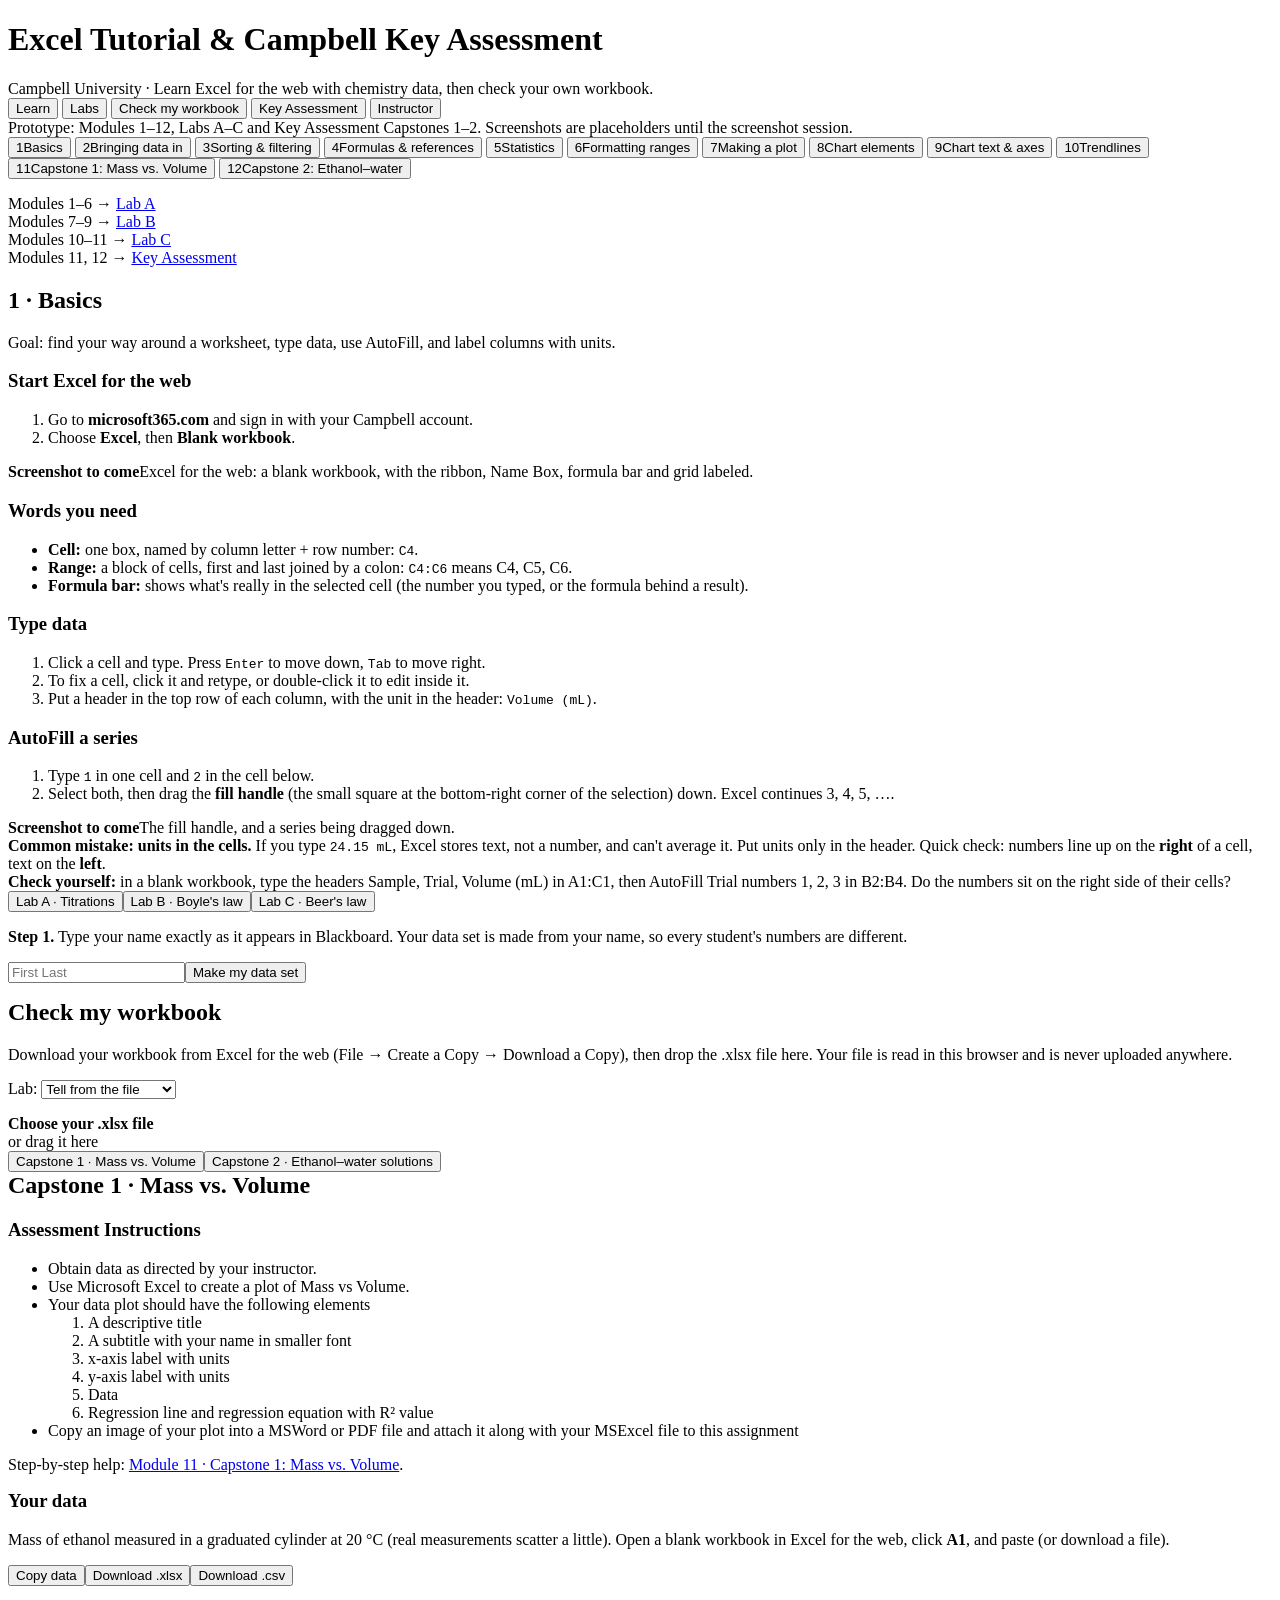
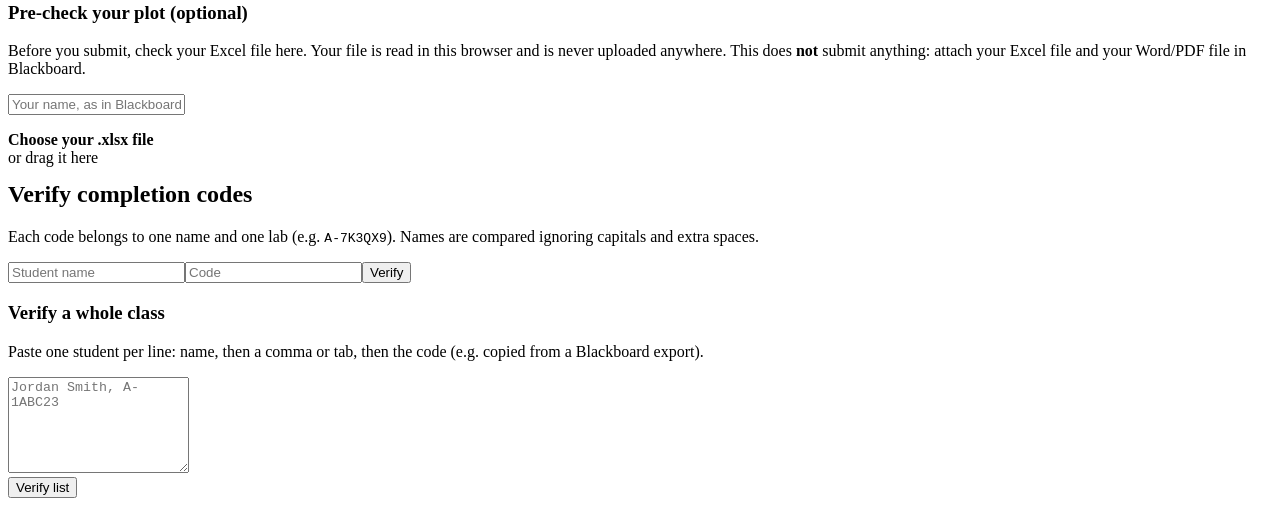
<file: src/template.html>
<!DOCTYPE html>
<html lang="en">
<head>
<meta charset="utf-8">
<meta name="viewport" content="width=device-width,initial-scale=1">
<title>Excel Tutorial &amp; Campbell Key Assessment</title>
<style>/*CSS*/</style>
</head>
<body>
<header>
  <h1>Excel Tutorial &amp; Campbell Key Assessment</h1>
  <div class="sub">Campbell University · Learn Excel for the web with chemistry data, then check your own workbook.</div>
  <nav class="tabs">
    <button data-tab="learn" class="on">Learn</button>
    <button data-tab="lab">Labs</button>
    <button data-tab="check">Check my workbook</button>
    <button data-tab="ka">Key Assessment</button>
    <button data-tab="instructor">Instructor</button>
  </nav>
</header>
<div class="banner">Prototype: Modules 1–12, Labs A–C and Key Assessment Capstones 1–2. Screenshots are placeholders until the screenshot session.</div>
<main>

<!-- ================= LEARN ================= -->
<section id="learn" class="tab on">
<div class="learn">
  <div class="mods" id="mods">
    <button data-m="1" class="on"><span class="n">1</span>Basics</button>
    <button data-m="2"><span class="n">2</span>Bringing data in</button>
    <button data-m="3"><span class="n">3</span>Sorting &amp; filtering</button>
    <button data-m="4"><span class="n">4</span>Formulas &amp; references</button>
    <button data-m="5"><span class="n">5</span>Statistics</button>
    <button data-m="6"><span class="n">6</span>Formatting ranges</button>
    <button data-m="7"><span class="n">7</span>Making a plot</button>
    <button data-m="8"><span class="n">8</span>Chart elements</button>
    <button data-m="9"><span class="n">9</span>Chart text &amp; axes</button>
    <button data-m="10"><span class="n">10</span>Trendlines</button>
    <button data-m="11"><span class="n">11</span>Capstone 1: Mass vs. Volume</button>
    <button data-m="12"><span class="n">12</span>Capstone 2: Ethanol–water</button>
    <p class="muted">Modules 1–6 → <a href="#" data-golab="A">Lab A</a><br>Modules 7–9 → <a href="#" data-golab="B">Lab B</a><br>Modules 10–11 → <a href="#" data-golab="C">Lab C</a><br>Modules 11, 12 → <a href="#" data-go="ka">Key Assessment</a></p>
  </div>
  <div>

<article class="card lesson" data-lesson="1">
  <h2>1 · Basics</h2>
  <p class="goal">Goal: find your way around a worksheet, type data, use AutoFill, and label columns with units.</p>
  <h3>Start Excel for the web</h3>
  <ol>
    <li>Go to <b>microsoft365.com</b> and sign in with your Campbell account.</li>
    <li>Choose <b>Excel</b>, then <b>Blank workbook</b>.</li>
  </ol>
  <div class="shot"><b>Screenshot to come</b>Excel for the web: a blank workbook, with the ribbon, Name Box, formula bar and grid labeled.</div>
  <h3>Words you need</h3>
  <ul>
    <li><b>Cell:</b> one box, named by column letter + row number: <code>C4</code>.</li>
    <li><b>Range:</b> a block of cells, first and last joined by a colon: <code>C4:C6</code> means C4, C5, C6.</li>
    <li><b>Formula bar:</b> shows what's really in the selected cell (the number you typed, or the formula behind a result).</li>
  </ul>
  <h3>Type data</h3>
  <ol>
    <li>Click a cell and type. Press <kbd>Enter</kbd> to move down, <kbd>Tab</kbd> to move right.</li>
    <li>To fix a cell, click it and retype, or double-click it to edit inside it.</li>
    <li>Put a header in the top row of each column, with the unit in the header: <code>Volume (mL)</code>.</li>
  </ol>
  <h3>AutoFill a series</h3>
  <ol>
    <li>Type <code>1</code> in one cell and <code>2</code> in the cell below.</li>
    <li>Select both, then drag the <b>fill handle</b> (the small square at the bottom-right corner of the selection) down. Excel continues 3, 4, 5, ….</li>
  </ol>
  <div class="shot"><b>Screenshot to come</b>The fill handle, and a series being dragged down.</div>
  <div class="mistake"><b>Common mistake: units in the cells.</b> If you type <code>24.15 mL</code>, Excel stores text, not a number, and can't average it. Put units only in the header. Quick check: numbers line up on the <b>right</b> of a cell, text on the <b>left</b>.</div>
  <div class="yourself"><b>Check yourself:</b> in a blank workbook, type the headers Sample, Trial, Volume (mL) in A1:C1, then AutoFill Trial numbers 1, 2, 3 in B2:B4. Do the numbers sit on the right side of their cells?</div>
</article>

<article class="card lesson" data-lesson="2" hidden>
  <h2>2 · Bringing data in</h2>
  <p class="goal">Goal: get data into Excel without retyping it, and get your workbook back out as a file.</p>
  <h3>Paste from another page (fastest)</h3>
  <ol>
    <li>Copy the data (on the Lab page, the <b>Copy data</b> button does this).</li>
    <li>In Excel, click the cell where the top-left value should go (for the Lab, <code>A1</code>).</li>
    <li>Paste: <kbd>Ctrl</kbd>+<kbd>V</kbd> (Windows) or <kbd>⌘</kbd>+<kbd>V</kbd> (Mac). Each value lands in its own cell.</li>
  </ol>
  <h3>Open a file</h3>
  <ul>
    <li><b>.xlsx</b> is an Excel workbook: data, formulas, formatting and charts.</li>
    <li><b>.csv</b> ("comma-separated values") is plain text: just the values, separated by commas. No formulas or formatting are saved in it.</li>
    <li>To open either one in Excel for the web, upload it: on microsoft365.com choose <span class="path">Upload</span> (or drag the file onto the page), then click it to open it in Excel.</li>
    <li>Do your work in an <b>.xlsx</b>. If you start from a .csv, save your work as an .xlsx so your formulas and formats are kept.</li>
  </ul>
  <div class="shot"><b>Screenshot to come</b>Uploading a file on microsoft365.com and opening it in Excel for the web.</div>
  <h3>Get your workbook out (for the checker)</h3>
  <ol>
    <li>Excel for the web saves automatically to OneDrive.</li>
    <li>To get a file on your computer: <span class="path">File → Create a Copy → Download a Copy</span> (some versions say <span class="path">File → Save As → Download a Copy</span>).</li>
    <li>The file goes to your Downloads folder as an .xlsx.</li>
  </ol>
  <div class="shot"><b>Screenshot to come</b>File menu → Download a Copy.</div>
  <div class="mistake"><b>Common mistake: pasting in the wrong place.</b> Everything shifts by a row or column, and the Lab's instructions (B1, B2, row 3) no longer match. Press <kbd>Ctrl</kbd>/<kbd>⌘</kbd>+<kbd>Z</kbd> to undo and paste again at A1.</div>
  <div class="desk"><b>Desktop Excel:</b> <span class="path">File → Open</span> opens .xlsx and .csv directly; <span class="path">Data → From Text/CSV</span> imports a .csv into an existing workbook. Save with <span class="path">File → Save As</span> and choose Excel Workbook (.xlsx).</div>
</article>

<article class="card lesson" data-lesson="3" hidden>
  <h2>3 · Sorting &amp; filtering</h2>
  <p class="goal">Goal: put a table in order without scrambling it, and show only the rows you want.</p>
  <h3>Sort a whole table by two columns</h3>
  <ol>
    <li>Click <b>any one cell inside the table</b> (don't select a single column).</li>
    <li><span class="path">Data → Custom Sort</span> (also under <span class="path">Home → Sort &amp; Filter → Custom Sort</span>).</li>
    <li>Make sure <b>My data has headers</b> is checked, so the header row stays on top.</li>
    <li>Sort by <b>Sample</b>, A to Z. Then <b>Add Level</b>: then by <b>Trial</b>, Smallest to Largest. Click <b>OK</b>.</li>
  </ol>
  <div class="shot"><b>Screenshot to come</b>The Custom Sort dialog with two levels: Sample, then Trial.</div>
  <div class="mistake"><b>Common mistake: sorting one column by itself.</b> If only the Volume column is selected, Excel sorts just those numbers, and every volume ends up next to the wrong sample. The data are now wrong, and nothing looks broken. If Excel asks, choose <b>Expand the selection</b>. If it already happened, undo with <kbd>Ctrl</kbd>/<kbd>⌘</kbd>+<kbd>Z</kbd>.</div>
  <h3>Filter</h3>
  <ol>
    <li>Click inside the table, then <span class="path">Data → Filter</span>. Arrow buttons appear in the header row.</li>
    <li>Click the arrow on <b>Sample</b>, uncheck <b>Select All</b>, check <b>B</b>, click <b>OK</b>. Only Sample B's rows show.</li>
    <li>Filtering <b>hides</b> rows; it doesn't delete them. Clear it with the same arrow → <b>Clear Filter</b>, or turn Filter off.</li>
  </ol>
  <div class="desk"><b>Keep tables apart.</b> Excel treats every block of touching cells as one table. In the Lab, column E stays empty so that sorting the data in A:D never pulls in the results table in F:I.</div>
  <div class="yourself"><b>Check yourself:</b> after sorting, pick any row. Is its volume the same one that was beside that sample and trial before you sorted?</div>
</article>

<article class="card lesson" data-lesson="4" hidden>
  <h2>4 · Formulas &amp; references</h2>
  <p class="goal">Goal: let Excel do the arithmetic, and understand what happens to a formula when you copy it down.</p>
  <h3>Formulas</h3>
  <ul>
    <li>Every formula starts with <code>=</code>. Example: <code>=C4/1000</code> changes mL in C4 to L.</li>
    <li>Operators: <code>+ - * /</code> and <code>^</code> for powers. Use parentheses to control the order.</li>
    <li>The cell shows the <b>result</b>; the formula bar shows the <b>formula</b>. To see every formula at once: <span class="path">Formulas → Show Formulas</span>.</li>
  </ul>
  <h3>Relative references move when you fill down</h3>
  <p>If D4 holds <code>=C4/1000</code> and you drag the fill handle down, D5 gets <code>=C5/1000</code>, D6 gets <code>=C6/1000</code>, and so on. That's usually what you want: each row uses its own volume.</p>
  <h3>Fixed references (<code>$</code>) don't move</h3>
  <p>Moles of NaOH = volume (L) × concentration. The concentration is in one cell, <code>B2</code>, for every row. Write it as <code>$B$2</code> so it stays put when you fill down: <code>=C4/1000*$B$2</code>.</p>
  <ul><li><code>$B$2</code> fixes both column and row. (<code>B$2</code> fixes only the row, which also works when filling down.)</li></ul>
  <div class="tryit" id="try4"></div>
  <div class="mistake"><b>Common mistake: forgetting the <code>$</code>.</b> The first row is right; every row below uses B3, B4, … (blank or wrong cells), so the answers are 0 or wrong.</div>
  <div class="desk"><b>Shortcut:</b> while typing a reference, press <kbd>F4</kbd> (Windows) or <kbd>⌘</kbd>+<kbd>T</kbd> (Mac desktop) to add the dollar signs. Or just type them.</div>
</article>

<article class="card lesson" data-lesson="5" hidden>
  <h2>5 · Statistics</h2>
  <p class="goal">Goal: summarize replicate measurements with the mean, standard deviation and %CV.</p>
  <h3>The functions</h3>
  <table class="data">
    <tr><th>Function</th><th>What it gives</th></tr>
    <tr><td><code>=AVERAGE(C4:C6)</code></td><td>mean</td></tr>
    <tr><td><code>=MEDIAN(C4:C6)</code></td><td>middle value</td></tr>
    <tr><td><code>=MIN(...)</code>, <code>=MAX(...)</code></td><td>smallest, largest</td></tr>
    <tr><td><code>=COUNT(...)</code></td><td>how many numbers</td></tr>
    <tr><td><code>=STDEV.S(C4:C6)</code></td><td>standard deviation of a <b>sample</b> (divides by n − 1)</td></tr>
    <tr><td><code>=STDEV.P(C4:C6)</code></td><td>standard deviation of a whole <b>population</b> (divides by n)</td></tr>
  </table>
  <p class="muted"><code>STDEV</code> is the older name for <code>STDEV.S</code>; it gives the same answer.</p>
  <h3>STDEV.S or STDEV.P?</h3>
  <p>Your three trials are a small <b>sample</b> of all the titrations you could run, so use <b>STDEV.S</b>. STDEV.P is only for when you have every member of the group (rare in the lab). With 3 trials, STDEV.P comes out about 18% too small.</p>
  <h3>%CV: precision on one scale</h3>
  <p><b>%CV</b> (coefficient of variation, or relative standard deviation) = SD ÷ mean × 100. If the mean is in G4 and the SD in H4: <code>=100*H4/G4</code>. A lower %CV means more precise replicates; it lets you compare samples with different means. %CV has no units, so it's the same whether you use volumes or moles.</p>
  <h3>The results table in Lab A</h3>
  <div style="overflow-x:auto"><table class="data">
    <tr><th class="rh"></th><th class="rh">F</th><th class="rh">G</th><th class="rh">H</th><th class="rh">I</th><th class="rh">J</th><th class="rh">K</th><th class="rh">L</th><th class="rh">M</th></tr>
    <tr><td class="rh">3</td><td>Sample</td><td>Mean</td><td>SD</td><td>%CV</td><td>Median</td><td>Max</td><td>Min</td><td>n</td></tr>
    <tr><td class="rh">4</td><td>A</td><td><code>=AVERAGE(D4:D6)</code></td><td><code>=STDEV.S(D4:D6)</code></td><td><code>=100*H4/G4</code></td><td><code>=MEDIAN(D4:D6)</code></td><td><code>=MAX(D4:D6)</code></td><td><code>=MIN(D4:D6)</code></td><td><code>=COUNT(D4:D6)</code></td></tr>
    <tr><td class="rh">5</td><td>B</td><td colspan="2">same functions on D7:D9</td><td><code>=100*H5/G5</code></td><td colspan="4">same functions on D7:D9</td></tr>
    <tr><td class="rh">6–8</td><td>C, D, E</td><td colspan="2">D10:D12, D13:D15, D16:D18</td><td>fill down</td><td colspan="4">D10:D12, D13:D15, D16:D18</td></tr>
  </table></div>
  <p>Each sample is a block of 3 rows, so the ranges can't be filled down (G5 would become D5:D7). Type each sample's range, or type row 4 and edit the ranges in rows 5–8 (or use FILTER, below). The %CV formula <i>can</i> be filled down from I4 to I8.</p>
  <h3>Efficient way (optional): FILTER</h3>
  <p>One formula per column that <i>can</i> be filled down: <code>=AVERAGE(FILTER($D$4:$D$18,$A$4:$A$18=F4))</code>. Use the same pattern with STDEV.S, MEDIAN, MAX, MIN and COUNT.</p>
  <ol>
    <li><code>$A$4:$A$18=F4</code> compares every sample letter with the one in F4, giving a list of 15 TRUE/FALSE values (TRUE only on that sample's rows).</li>
    <li><code>FILTER($D$4:$D$18, …)</code> keeps the moles on the TRUE rows: that sample's three values.</li>
    <li>AVERAGE (or STDEV.S, …) works on those three values, just as if you'd typed D4:D6.</li>
  </ol>
  <p>The ranges are fixed with <code>$</code>; only <code>F4</code> is relative, so filling down to row 5 makes it <code>F5</code> = "B" and picks Sample B's rows. Typed alone in a cell, <code>=FILTER($D$4:$D$18,$A$4:$A$18="B")</code> "spills" its three results into the cells below, a good way to see what it returns. If no letter matches (a typo or a stray space), you get <code>#CALC!</code>. FILTER works in Excel for the web and Microsoft 365, not in Excel 2019 or older.</p>
  <p><b>n</b> should be 3 for every sample. COUNT counts only cells that hold numbers, so a 2 here means a trial is missing or was typed as text.</p>
  <div class="tryit" id="try5"></div>
  <div class="mistake"><b>Common mistake: the wrong rows.</b> <code>=AVERAGE(D4:D18)</code> averages all five samples together, and a range that's off by a few rows mixes two samples. Each sample needs its own three rows: A is D4:D6, B is D7:D9, … E is D16:D18 (after sorting). A %CV far bigger than the others is a hint that its SD range is wrong.</div>
  <div class="yourself"><b>Check yourself:</b> which sample in your lab data has the lowest %CV? Is that the same as the one with the smallest SD?</div>
</article>

<article class="card lesson" data-lesson="6" hidden>
  <h2>6 · Formatting ranges</h2>
  <p class="goal">Goal: show numbers to the right number of decimals, in scientific notation when they're very small, and make a table easy to read.</p>
  <h3>Decimal places</h3>
  <ol>
    <li>Select the cells (drag across them).</li>
    <li><span class="path">Home → Increase Decimal</span> or <span class="path">Decrease Decimal</span> (the .0 / .00 buttons) until you see the number of places you want.</li>
    <li>Or <span class="path">Home → Number Format</span> dropdown → <b>Number</b>, then set the decimal places.</li>
  </ol>
  <div class="shot"><b>Screenshot to come</b>The Number group on the Home tab: Number Format dropdown, Increase/Decrease Decimal.</div>
  <h3>Scientific notation</h3>
  <ol>
    <li>Select the cells, then <span class="path">Home → Number Format → Scientific</span>.</li>
    <li>Adjust the decimals with Increase/Decrease Decimal: <code>2.515E-03</code> has 3 decimals and means 2.515 × 10⁻³.</li>
  </ol>
  <h3>Make it readable</h3>
  <ul>
    <li>Bold the header row: select it, <span class="path">Home → Bold</span>.</li>
    <li>Borders: select the table, <span class="path">Home → Borders → All Borders</span>.</li>
    <li>Column too narrow? You'll see <code>####</code>. Double-click the right edge of the column's letter to fit it.</li>
  </ul>
  <div class="mistake"><b>Common mistake: typing rounded numbers.</b> Formatting changes only what you <b>see</b>; Excel keeps the full value for later calculations. If you retype a rounded result, you lose that precision and the cell is no longer a formula.</div>
  <div class="desk"><b>Lab A formats:</b> moles (D4:D18) and Mean, SD, Median, Max, Min (G4:H8 and J4:L8) in Scientific with 3 decimals; %CV (I4:I8) with 3 decimals; n (M4:M8) as a whole number. Center the results table: <span class="path">Home → Center</span>.</div>
  <div class="yourself"><b>Check yourself:</b> click a result you formatted to 3 decimals. The cell shows 3 decimals; does the formula bar show the formula?</div>
</article>


<article class="card lesson" data-lesson="7" hidden>
  <h2>7 · Making a plot</h2>
  <p class="goal">Goal: make an XY (Scatter) chart of measured data, with the right column on each axis.</p>
  <h3>Scatter, not Line</h3>
  <p>For measured data, where x is a number you set or measured, always use <b>Scatter (XY)</b>. A <b>Line</b> chart treats the x values as labels and spaces them evenly, whatever their values. With volumes 0.50, 0.75, 1.00, 1.25, 1.50, 2.00, 3.00, 4.00 L, the jump from 2 to 4 L takes the same width as 0.50 to 0.75 L, and the curve comes out the wrong shape:</p>
  <div class="row" id="m7pics"></div>
  <h3>Make the chart</h3>
  <ol>
    <li>Put the <b>x column on the left</b> of the y column(s); Excel uses the leftmost selected column as x.</li>
    <li>Select the data <b>with its header row</b> (for Lab B: A3:C11). The headers become the series names.</li>
    <li><span class="path">Insert → Scatter</span> and pick <b>Scatter</b> (markers only, the first choice).</li>
  </ol>
  <div class="shot"><b>Screenshot to come</b>Insert tab → Scatter (X, Y) menu, with "Scatter" (markers only) highlighted.</div>
  <h3>Check and fix the series: Select Data</h3>
  <ul>
    <li>Right-click the chart → <span class="path">Select Data</span>. Each <b>series</b> is one set of points with a name, X values and Y values.</li>
    <li>Click a series → <b>Edit</b> to fix its ranges. <b>Add</b> makes a new series: set the name (click its header cell), X values and Y values.</li>
    <li>Two y columns sharing one x column make <b>two series</b> on one chart, as in Lab B.</li>
  </ul>
  <div class="mistake"><b>Common mistakes.</b> A Line chart (the curve is distorted, and the x column may even be plotted as a series of its own). Selecting only the y columns: Excel then plots against 1, 2, 3, …. Selecting the header row as data: the y range should start in row 4, not row 3.</div>
  <div class="desk"><b>Desktop Excel:</b> <span class="path">Insert → Insert Scatter (X, Y) or Bubble Chart → Scatter</span>; Select Data is also on the Chart Design tab.</div>
</article>

<article class="card lesson" data-lesson="8" hidden>
  <h2>8 · Chart elements</h2>
  <p class="goal">Goal: label a chart so a reader understands it without asking you: title, axis titles with units, legend.</p>
  <h3>Add the elements</h3>
  <ol>
    <li>Click the chart. Use the <span class="path">Chart</span> tab (or the Format pane that opens beside the chart) to turn on <b>Chart Title</b>, <b>Axis Titles</b> and <b>Legend</b>.</li>
    <li>Click each placeholder ("Chart Title", "Axis Title") and type the real text. A placeholder left in place counts as missing.</li>
  </ol>
  <div class="shot"><b>Screenshot to come</b>Excel for the web: chart selected, Chart tab with Chart Title, Axis Titles and Legend.</div>
  <h3>What to write</h3>
  <ul>
    <li><b>Axis titles:</b> quantity, then unit in parentheses: <code>Volume (L)</code>, <code>Pressure (atm)</code>, <code>Concentration (M)</code>. Absorbance has no unit: <code>Absorbance</code>.</li>
    <li><b>Chart title:</b> what the graph shows, e.g. "Pressure vs. volume of a gas at two temperatures".</li>
    <li><b>Legend:</b> needed when there are two or more series, so readers can tell them apart. The entries come from the series names; if they say "Series1", fix the name in <span class="path">Select Data → Edit → Series name</span> (click the header cell). With <b>one series</b>, turn the legend <b>off</b>; it adds nothing.</li>
  </ul>
  <div class="mistake"><b>Common mistake: axis titles without units.</b> "Pressure" alone leaves the reader guessing atm, kPa or mmHg.</div>
  <div class="desk"><b>Desktop Excel:</b> the <b>+</b> (Chart Elements) button beside the chart turns each element on and off.</div>
</article>

<article class="card lesson" data-lesson="9" hidden>
  <h2>9 · Chart text &amp; axes</h2>
  <p class="goal">Goal: make the chart readable: text big enough to read in a report, and axes that show the data well.</p>
  <h3>Font size</h3>
  <p>Excel starts the title at 14 pt, axis titles at 10 pt and the legend at 9 pt. In our labs, the title, axis titles and legend are all <b>12 pt</b>.</p>
  <ol>
    <li>Click the chart title (it gets a box around it).</li>
    <li><span class="path">Home → Font Size → 12</span>.</li>
    <li>Repeat for each axis title and the legend.</li>
  </ol>
  <div class="shot"><b>Screenshot to come</b>Chart title selected, Home → Font Size set to 12.</div>
  <h3>Axis range (minimum and maximum)</h3>
  <ul>
    <li>Double-click (or right-click) the axis numbers → <span class="path">Format Axis → Axis Options → Bounds</span>, and set Minimum and Maximum.</li>
    <li>Start an axis at 0 when zero is meaningful and you want to show proportions. Leave room above the highest point so it isn't on the edge.</li>
    <li>In the same pane: <b>Number</b> sets the format of the axis numbers (e.g. 2 decimals), and gridlines can be turned on or off under Chart Elements.</li>
  </ul>
  <p class="muted">Axis ranges are part of a good figure but aren't graded in the labs.</p>
  <div class="mistake"><b>Common mistake: changing the whole chart's font.</b> Selecting the chart frame and changing the size changes the axis numbers too. Select each element by itself.</div>
</article>

<article class="card lesson" data-lesson="11" hidden>
  <h2>11 · Capstone 1: Mass vs. Volume</h2>
  <p class="goal">Goal: a finished, report-ready plot of mass vs. volume, with every element the <a href="#" data-go="ka">Key Assessment</a> asks for.</p>
  <h3>The six elements</h3>
  <ol>
    <li>A <b>descriptive title</b>: say what is plotted, e.g. "Mass vs. Volume of Ethanol".</li>
    <li>A <b>subtitle with your name</b>, in a <b>smaller font</b> than the title.</li>
    <li>An <b>x-axis label with units</b>: <code>Volume (mL)</code>.</li>
    <li>A <b>y-axis label with units</b>: <code>Mass (g)</code>.</li>
    <li>The <b>data</b>, as an XY (Scatter) plot: mass on y, volume on x.</li>
    <li>A <b>regression line</b> with its <b>equation</b> and <b>R² value</b>.</li>
  </ol>
  <h3>Plot the data</h3>
  <ol>
    <li>Select both columns with their headers (A1:B9), then <span class="path">Insert → Scatter</span>. Volume is the left column, so it goes on x (Module 7).</li>
  </ol>
  <h3>Title and a subtitle with your name</h3>
  <ol>
    <li>Turn on the chart title (Module 8), click it and type the descriptive title.</li>
    <li>Click at the end of the title text and press <kbd>Enter</kbd> to start a second line. Type your name.</li>
    <li>Select just the name line, then <span class="path">Home → Font Size</span> and pick a smaller size than the title (for example, title 14 pt, name 11 pt).</li>
  </ol>
  <div class="shot"><b>Screenshot to come</b>A chart title with a second, smaller line holding the student's name.</div>
  <p class="muted">Excel has no separate "subtitle" box: the subtitle is the second line of the chart title. A separate text box isn't attached to the chart and can be lost when you copy it.</p>
  <h3>Axis labels with units</h3>
  <p>Add Axis Titles (Module 8) and type <code>Volume (mL)</code> for x and <code>Mass (g)</code> for y.</p>
  <h3>Regression line, equation and R²</h3>
  <ol>
    <li>Click a data point → <span class="path">Chart → Trendline → Linear</span> (Module 10).</li>
    <li>In <span class="path">Format Trendline</span>, check <b>Display Equation on chart</b> and <b>Display R-squared value on chart</b>.</li>
    <li>Leave <b>Set Intercept</b> unchecked: the assessment uses standard linear regression (y = mx + b).</li>
    <li>Drag the equation box to a clear spot so it doesn't cover the points. The slope is the density in g/mL.</li>
  </ol>
  <h3>Make it report-ready</h3>
  <ul>
    <li>Show measured data as markers; a line joining the points isn't needed (the regression line is the model).</li>
    <li>No 3-D, shadows or picture backgrounds; keep the text readable.</li>
  </ul>
  <h3>Into Word or a PDF</h3>
  <ol>
    <li>Click the chart's border to select the whole chart, then copy (<kbd>Ctrl</kbd>/<kbd>⌘</kbd>+<kbd>C</kbd>).</li>
    <li>Paste into a Word document (Word for the web works too). To hand in a PDF instead, save the Word file as PDF: <span class="path">File → Save As → PDF</span> (desktop) or <span class="path">File → Export → Download as PDF</span> (Word for the web).</li>
    <li>Download your Excel workbook (<span class="path">File → Create a Copy → Download a Copy</span>) and attach both files to the Blackboard assignment.</li>
  </ol>
  <div class="mistake"><b>Common mistakes.</b> A Line chart (its trendline uses 1, 2, 3, … for x, so the equation is wrong). Your name on the same line as the title, or the same size. "Chart Title" or "Axis Title" left in place. Axis labels without units.</div>
</article>

<article class="card lesson" data-lesson="10" hidden>
  <h2>10 · Trendlines</h2>
  <p class="goal">Goal: fit a straight line to calibration data, read the slope and intercept, and use them to find an unknown's concentration.</p>
  <h3>Add a linear trendline</h3>
  <ol>
    <li>Click a data point (or the chart), then <span class="path">Chart → Trendline → Linear</span>.</li>
    <li>In <span class="path">Format Trendline</span>, check <b>Display Equation on chart</b> and <b>Display R-squared value on chart</b>.</li>
    <li>Leave <b>Set Intercept</b> unchecked: let the fit find its own intercept.</li>
  </ol>
  <div class="shot"><b>Screenshot to come</b>Format Trendline pane: Linear, Display Equation, Display R-squared.</div>
  <h3>Reading it</h3>
  <p>For Beer's law, <i>A</i> = <i>εb</i>·<i>c</i>, so a plot of absorbance (y) against concentration (x) is a straight line. In <code>y = 12345x + 0.0034</code>, the slope 12345 M⁻¹ is <i>εb</i>, and the intercept should be close to 0. <b>R²</b> near 1 (e.g. 0.9990) means the points lie close to the line.</p>
  <h3>The same numbers in cells</h3>
  <table class="data">
    <tr><th class="rh"></th><th class="rh">H</th><th class="rh">I</th></tr>
    <tr><td class="rh">4</td><td>Slope</td><td><code>=SLOPE(B4:B9,A4:A9)</code></td></tr>
    <tr><td class="rh">5</td><td>Intercept</td><td><code>=INTERCEPT(B4:B9,A4:A9)</code></td></tr>
    <tr><td class="rh">6</td><td>R²</td><td><code>=RSQ(B4:B9,A4:A9)</code></td></tr>
  </table>
  <p><b>Order matters:</b> known y's (absorbance) first, then known x's (concentration). The chart's equation is rounded; these cells keep full precision, so calculate with them, not with numbers copied from the chart.</p>
  <h3>Finding an unknown</h3>
  <p>Solve <i>A</i> = <i>m</i>·<i>c</i> + <i>b</i> for <i>c</i>: <i>c</i> = (<i>A</i> − <i>b</i>) ÷ <i>m</i>. With the unknown's absorbance in E4: <code>=(E4-$I$5)/$I$4</code>, then fill down. The <code>$</code> signs keep the slope and intercept fixed (Module 4).</p>
  <div class="tryit" id="try11"></div>
  <div class="mistake"><b>Common mistakes.</b> SLOPE with the ranges swapped (x's first). Plotting the unknowns with the standards. Forgetting the intercept: <i>A</i> ÷ <i>m</i> instead of (<i>A</i> − <i>b</i>) ÷ <i>m</i>. An unknown whose absorbance is outside the standards' range is an extrapolation: dilute it and measure again.</div>
</article>
<article class="card lesson" data-lesson="12" hidden>
  <h2>12 · Capstone 2: Ethanol–water solutions</h2>
  <p class="goal">Goal: find the density of five ethanol–water solutions from mass vs. volume data, tabulate the regressions, and plot density against composition.</p>
  <h3>Plot 1: all five solutions on one plot</h3>
  <ol>
    <li>Select <b>A1:F9</b>: the volume column and all five mass columns, with headers.</li>
    <li><span class="path">Insert → Scatter</span>. Excel makes <b>five series</b> that share the volumes in column A as x; the headers become the series names (Module 7).</li>
    <li>Format it as in Capstone 1: a descriptive title, your name as a smaller second line of the title, and axis titles with units (Module 11).</li>
  </ol>
  <h3>Color by solution, with a legend</h3>
  <ul>
    <li>Excel gives each series its own color automatically. To choose your own: click one solution's points → <span class="path">Format Data Series → Marker → Fill</span> (and Border). With five series, pick colors that are easy to tell apart (a light-to-dark sequence suits 0% → 100%).</li>
    <li>Keep the <b>legend</b> on; if it says "Series1", fix the name in <span class="path">Select Data → Edit → Series name</span>.</li>
  </ul>
  <div class="shot"><b>Screenshot to come</b>Five colored series with a legend and a regression line on each.</div>
  <h3>A regression line for each solution</h3>
  <p>Click one solution's points (only that series is selected) → <span class="path">Chart → Trendline → Linear</span>. Repeat for each of the five. Leave Set Intercept unchecked. Equations on the chart are optional; your table holds the numbers.</p>
  <h3>The table (H1:K6)</h3>
  <table class="data">
    <tr><th class="rh"></th><th class="rh">H</th><th class="rh">I</th><th class="rh">J</th><th class="rh">K</th></tr>
    <tr><td class="rh">1</td><td>% Ethanol</td><td>Slope = Density (g/mL)</td><td>Intercept (g)</td><td>R²</td></tr>
    <tr><td class="rh">2</td><td>0</td><td><code>=SLOPE(B2:B9,$A$2:$A$9)</code></td><td><code>=INTERCEPT(B2:B9,$A$2:$A$9)</code></td><td><code>=RSQ(B2:B9,$A$2:$A$9)</code></td></tr>
    <tr><td class="rh">3</td><td>25</td><td colspan="3">same, with C2:C9</td></tr>
    <tr><td class="rh">4–6</td><td>50, 75, 100</td><td colspan="3">D2:D9, E2:E9, F2:F9</td></tr>
  </table>
  <p>Type % ethanol as a plain number (25, not "25%" or "25% ethanol") so Plot 2 can use it. Masses come first in SLOPE (known y's), then the volumes (known x's); the <code>$</code> keeps the volumes fixed if you copy a formula across.</p>
  <h3>Plot 2: density vs. % ethanol</h3>
  <ol>
    <li>Select <b>H1:I6</b> (% ethanol and slope = density, with headers), then <span class="path">Insert → Scatter</span>. % ethanol is the left column, so it goes on x.</li>
    <li>Add a descriptive title, your name as a smaller second line, and axis titles with units: <code>% Ethanol (by mass)</code> and <code>Density (g/mL)</code>.</li>
  </ol>
  <h3>What the plots tell you</h3>
  <p>Each slope in Plot 1 is a solution's <b>density</b>. In Plot 2 the points don't fall on a straight line between water (about 1.00 g/mL) and ethanol (about 0.79 g/mL): the mixtures are a little denser than that line predicts, because ethanol and water molecules pack together more closely than either liquid alone.</p>
  <h3>Into Word or a PDF</h3>
  <p>Copy both plots and the table (select H1:K6, copy) into a Word document, save as PDF if you like, and attach it with your Excel file in Blackboard (Module 11).</p>
  <div class="mistake"><b>Common mistakes.</b> Selecting only some mass columns. A trendline on only one solution. Two solutions in the same color. The table's SLOPE using the wrong mass column, or the ranges swapped. Typing "25%" in the table, or plotting textbook densities instead of your own slopes in Plot 2.</div>
</article>

  </div>
</div>
</section>

<!-- ================= LABS ================= -->
<section id="lab" class="tab">
  <div class="card">
    <div class="row seg" id="labPick"><button data-lab="A" class="on">Lab A · Titrations</button><button data-lab="B">Lab B · Boyle's law</button><button data-lab="C">Lab C · Beer's law</button></div>
    <h2 id="labTitle" style="margin:14px 0 4px"></h2>
    <p id="labIntro"></p>
    <p><b>Step 1.</b> Type your name exactly as it appears in Blackboard. Your data set is made from your name, so every student's numbers are different.</p>
    <div class="row"><input type="text" id="labName" placeholder="First Last" autocomplete="name"><button class="btn" id="labGo">Make my data set</button></div>
    <p class="muted" id="labNameNote"></p>
  </div>
  <div id="labOut" hidden>
    <div class="card">
      <h3 style="margin-top:0">Step 2 · Get your data into Excel</h3>
      <p>Open a <b>blank workbook</b> in Excel for the web, click <b>A1</b>, and paste. (Or download a file and open it.)</p>
      <div class="row"><button class="btn" id="labCopy">Copy data</button><button class="btn ghost" id="labXlsx">Download .xlsx</button><button class="btn ghost" id="labCsv">Download .csv</button></div>
      <p class="muted" id="labCopyNote"></p>
      <div id="labBlock" style="overflow-x:auto"></div>
      <div id="labExtra"></div>
    </div>
    <div class="card">
      <h3 style="margin-top:0">Step 3 · Tasks</h3>
      <ol id="labTasks"></ol>
      <p>When you're done: <span class="path">File → Create a Copy → Download a Copy</span>, then upload the file on the <a href="#" data-go="check">Check my workbook</a> tab.</p>
    </div>
  </div>
</section>

<!-- ================= CHECK ================= -->
<section id="check" class="tab">
  <div class="card">
    <h2 style="margin-top:0">Check my workbook</h2>
    <p>Download your workbook from Excel for the web (<span class="path">File → Create a Copy → Download a Copy</span>), then drop the .xlsx file here. Your file is read in this browser and is never uploaded anywhere.</p>
    <p class="row">Lab: <select id="checkLab"><option value="">Tell from the file</option><option value="A">Lab A · Titrations</option><option value="B">Lab B · Boyle's law</option><option value="C">Lab C · Beer's law</option></select></p>
    <label class="drop" id="drop"><input type="file" id="file" accept=".xlsx,.xlsm" hidden><b>Choose your .xlsx file</b><br><span class="muted">or drag it here</span></label>
  </div>
  <div class="card" id="checkOut" hidden></div>
</section>

<!-- ================= KEY ASSESSMENT ================= -->
<section id="ka" class="tab">
  <div class="card"><div class="row seg" id="kaPick"><button data-cap="1" class="on">Capstone 1 · Mass vs. Volume</button><button data-cap="2">Capstone 2 · Ethanol–water solutions</button></div></div>
  <div id="cap1">
  <div class="card lesson">
    <h2 style="margin-top:0">Capstone 1 · Mass vs. Volume</h2>
    <h3>Assessment Instructions</h3>
    <ul>
      <li>Obtain data as directed by your instructor.</li>
      <li>Use Microsoft Excel to create a plot of Mass vs Volume.</li>
      <li>Your data plot should have the following elements
        <ol>
          <li>A descriptive title</li>
          <li>A subtitle with your name in smaller font</li>
          <li>x-axis label with units</li>
          <li>y-axis label with units</li>
          <li>Data</li>
          <li>Regression line and regression equation with R² value</li>
        </ol>
      </li>
      <li>Copy an image of your plot into a MSWord or PDF file and attach it along with your MSExcel file to this assignment</li>
    </ul>
    <p>Step-by-step help: <a href="#" data-golesson="11">Module 11 · Capstone 1: Mass vs. Volume</a>.</p>
  </div>
  <div class="card">
    <h3 style="margin-top:0">Your data</h3>
    <p>Mass of ethanol measured in a graduated cylinder at 20 °C (real measurements scatter a little). Open a blank workbook in Excel for the web, click <b>A1</b>, and paste (or download a file).</p>
    <div class="row"><button class="btn" id="kaCopy">Copy data</button><button class="btn ghost" id="kaXlsx">Download .xlsx</button><button class="btn ghost" id="kaCsv">Download .csv</button></div>
    <p class="muted" id="kaNote"></p>
    <div id="kaBlock" style="overflow-x:auto"></div>
  </div>
  <div class="card">
    <h3 style="margin-top:0">Pre-check your plot (optional)</h3>
    <p>Before you submit, check your Excel file here. Your file is read in this browser and is never uploaded anywhere. This does <b>not</b> submit anything: attach your Excel file and your Word/PDF file in Blackboard.</p>
    <div class="row"><input type="text" id="kaName" placeholder="Your name, as in Blackboard" autocomplete="name"></div>
    <p></p>
    <label class="drop" id="kaDrop"><input type="file" id="kaFile" accept=".xlsx,.xlsm" hidden><b>Choose your .xlsx file</b><br><span class="muted">or drag it here</span></label>
    <div id="kaOut" style="margin-top:14px"></div>
  </div>
  </div>
  <div id="cap2" hidden>
  <div class="card lesson">
    <h2 style="margin-top:0">Capstone 2 · Ethanol–water solutions</h2>
    <h3>Assessment Instructions</h3>
    <ul>
      <li>Obtain data as directed by your instructor.</li>
      <li>Use Microsoft Excel to create a plot of Mass vs Volume showing the data for all five solutions: 0% (water), 25%, 50%, 75% and 100% ethanol. Your plot should have the following elements
        <ol>
          <li>A descriptive title</li>
          <li>A subtitle with your name in smaller font</li>
          <li>x-axis label with units</li>
          <li>y-axis label with units</li>
          <li>Data for all five solutions</li>
          <li>Each solution in a different color, with a legend</li>
          <li>A regression line for each solution</li>
        </ol>
      </li>
      <li>Make a table of the regression results in cells H1:K6, with the headers % Ethanol, Slope = Density (g/mL), Intercept (g), R², and one row per solution (type % ethanol as a number: 0, 25, 50, 75, 100)</li>
      <li>Make a second plot of Density (y) vs % Ethanol (x), using the slopes from your table. It should have
        <ol>
          <li>A descriptive title</li>
          <li>A subtitle with your name in smaller font</li>
          <li>x-axis label with units</li>
          <li>y-axis label with units</li>
          <li>Data</li>
        </ol>
      </li>
      <li>Copy images of both plots and your table into a MSWord or PDF file and attach it along with your MSExcel file to this assignment</li>
    </ul>
    <p>Step-by-step help: <a href="#" data-golesson="12">Module 12 · Capstone 2: Ethanol–water solutions</a>.</p>
  </div>
  <div class="card">
    <h3 style="margin-top:0">Your data</h3>
    <p>Masses (g) of five ethanol–water solutions measured in a graduated cylinder at 25 °C. % ethanol is by mass (g of ethanol per 100 g of solution). Open a blank workbook in Excel for the web, click <b>A1</b>, and paste (or download a file).</p>
    <div class="row"><button class="btn" id="ka2Copy">Copy data</button><button class="btn ghost" id="ka2Xlsx">Download .xlsx</button><button class="btn ghost" id="ka2Csv">Download .csv</button></div>
    <p class="muted" id="ka2Note"></p>
    <div id="ka2Block" style="overflow-x:auto"></div>
  </div>
  <div class="card">
    <h3 style="margin-top:0">Pre-check your plot (optional)</h3>
    <p>Before you submit, check your Excel file here. Your file is read in this browser and is never uploaded anywhere. This does <b>not</b> submit anything: attach your Excel file and your Word/PDF file in Blackboard.</p>
    <div class="row"><input type="text" id="ka2Name" placeholder="Your name, as in Blackboard" autocomplete="name"></div>
    <p></p>
    <label class="drop" id="ka2Drop"><input type="file" id="ka2File" accept=".xlsx,.xlsm" hidden><b>Choose your .xlsx file</b><br><span class="muted">or drag it here</span></label>
    <div id="ka2Out" style="margin-top:14px"></div>
  </div>
  </div>
</section>

<!-- ================= INSTRUCTOR ================= -->
<section id="instructor" class="tab">
  <div class="card">
    <h2 style="margin-top:0">Verify completion codes</h2>
    <p>Each code belongs to one name and one lab (e.g. <code>A-7K3QX9</code>). Names are compared ignoring capitals and extra spaces.</p>
    <div class="row"><input type="text" id="vName" placeholder="Student name"><input type="text" id="vCode" placeholder="Code" style="min-width:140px"><button class="btn" id="vGo">Verify</button></div>
    <p id="vOut"></p>
    <h3>Verify a whole class</h3>
    <p class="muted">Paste one student per line: name, then a comma or tab, then the code (e.g. copied from a Blackboard export).</p>
    <textarea id="vList" rows="6" placeholder="Jordan Smith, A-1ABC23"></textarea>
    <div class="row"><button class="btn" id="vListGo">Verify list</button></div>
    <div id="vListOut"></div>
  </div>
</section>

</main>
<script>/*JS*/</script>
</body>
</html>
</file>
